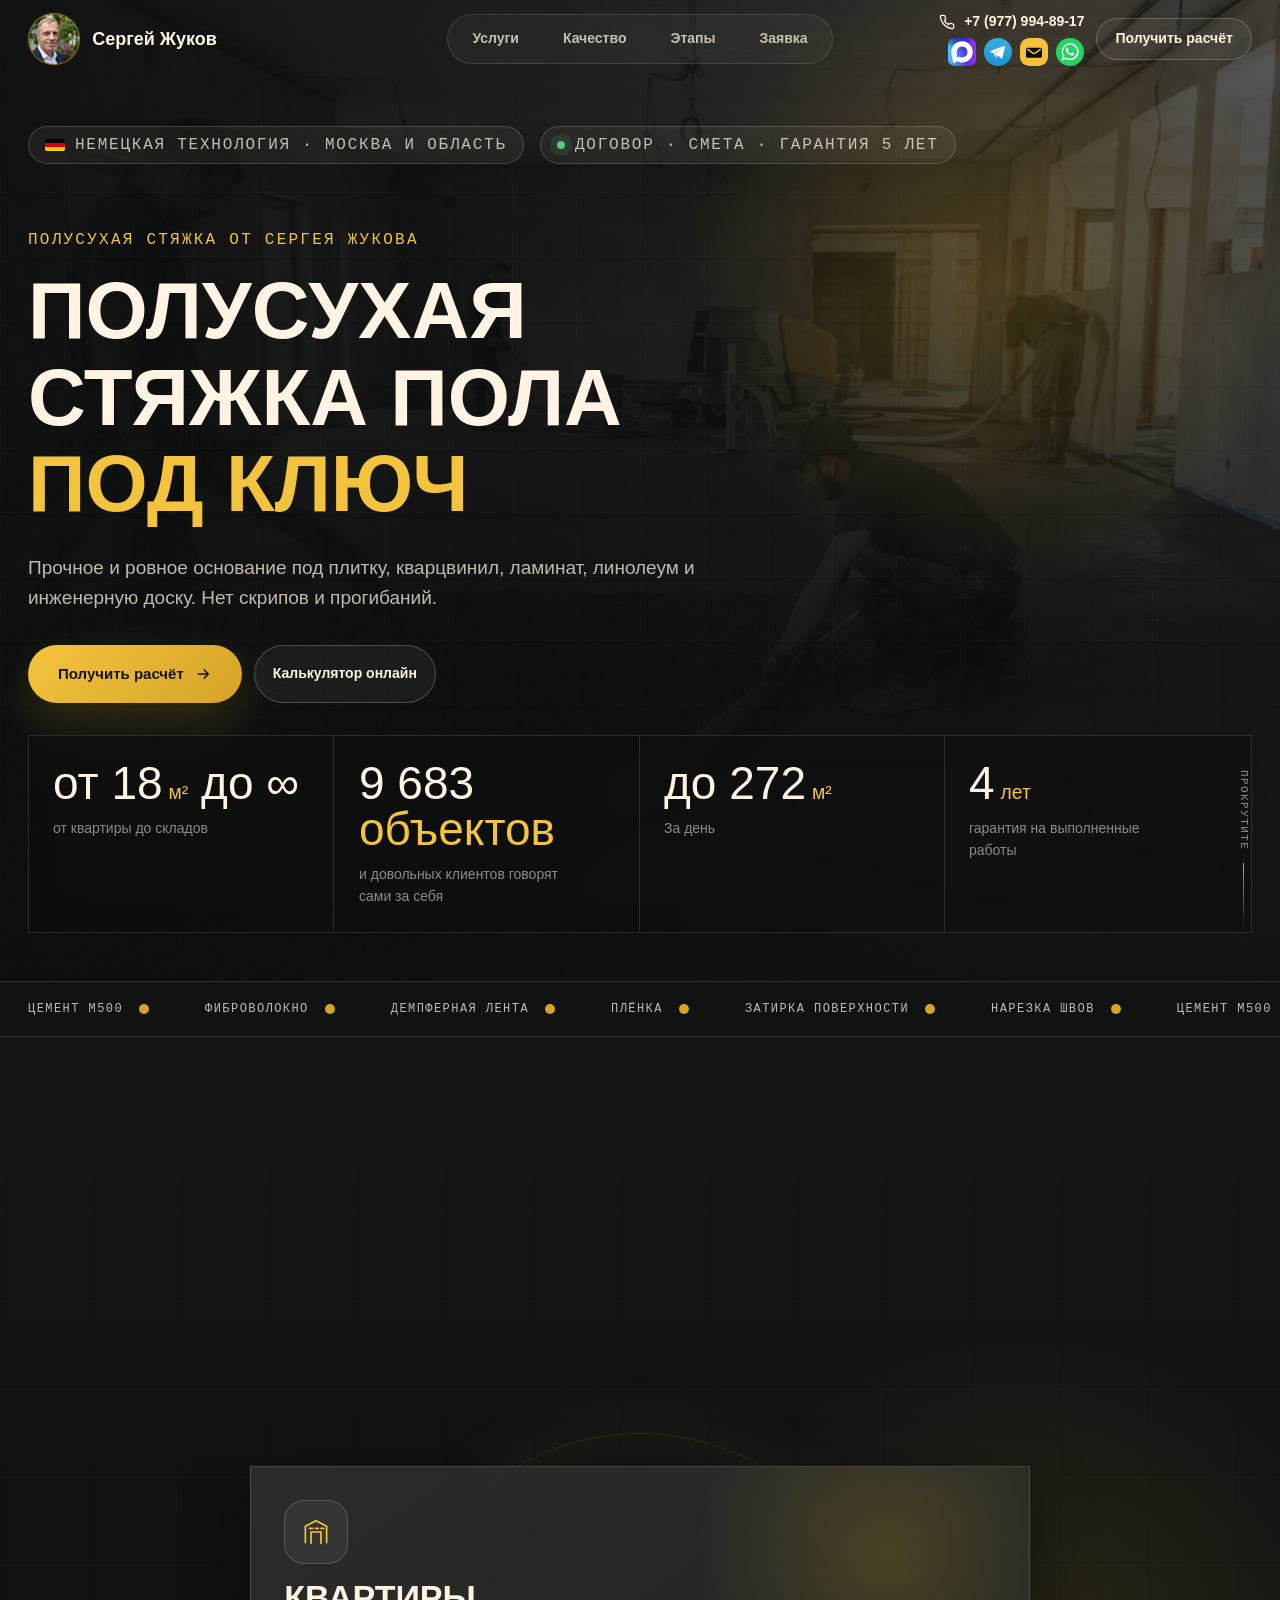
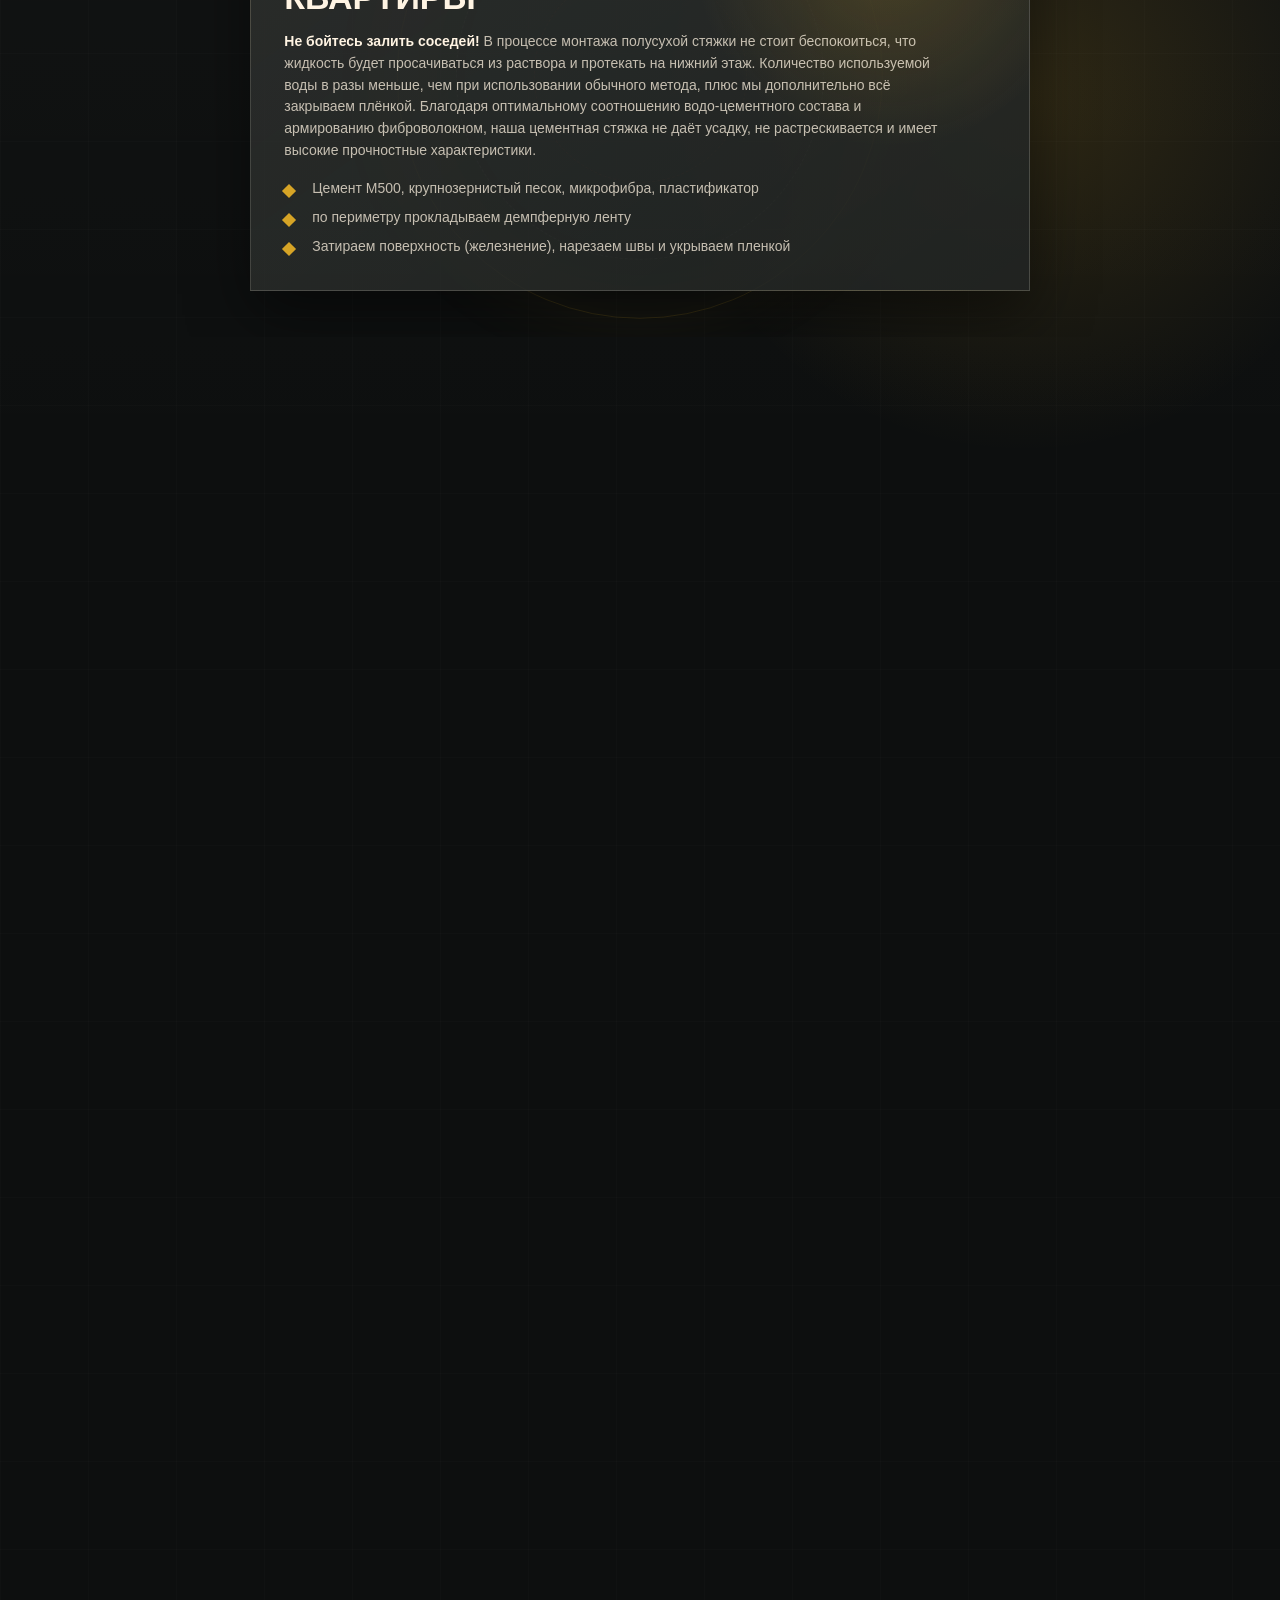
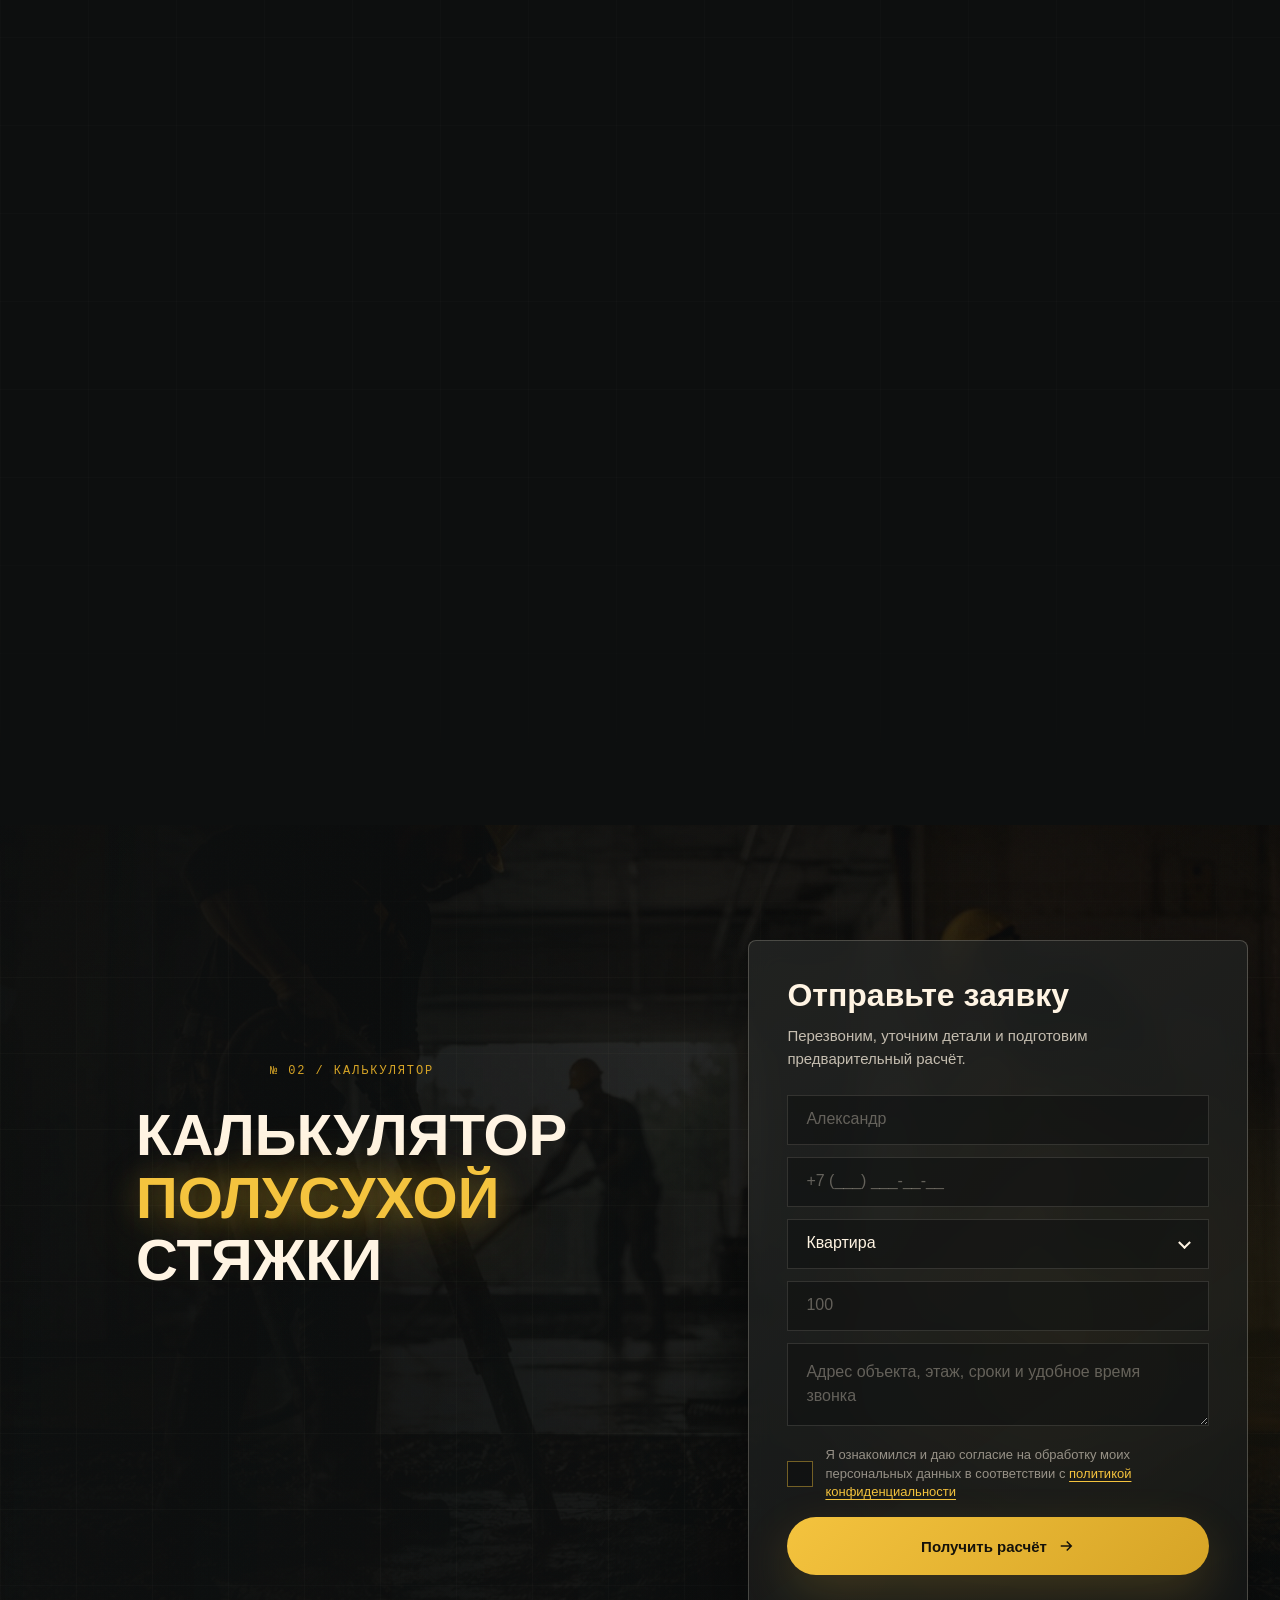
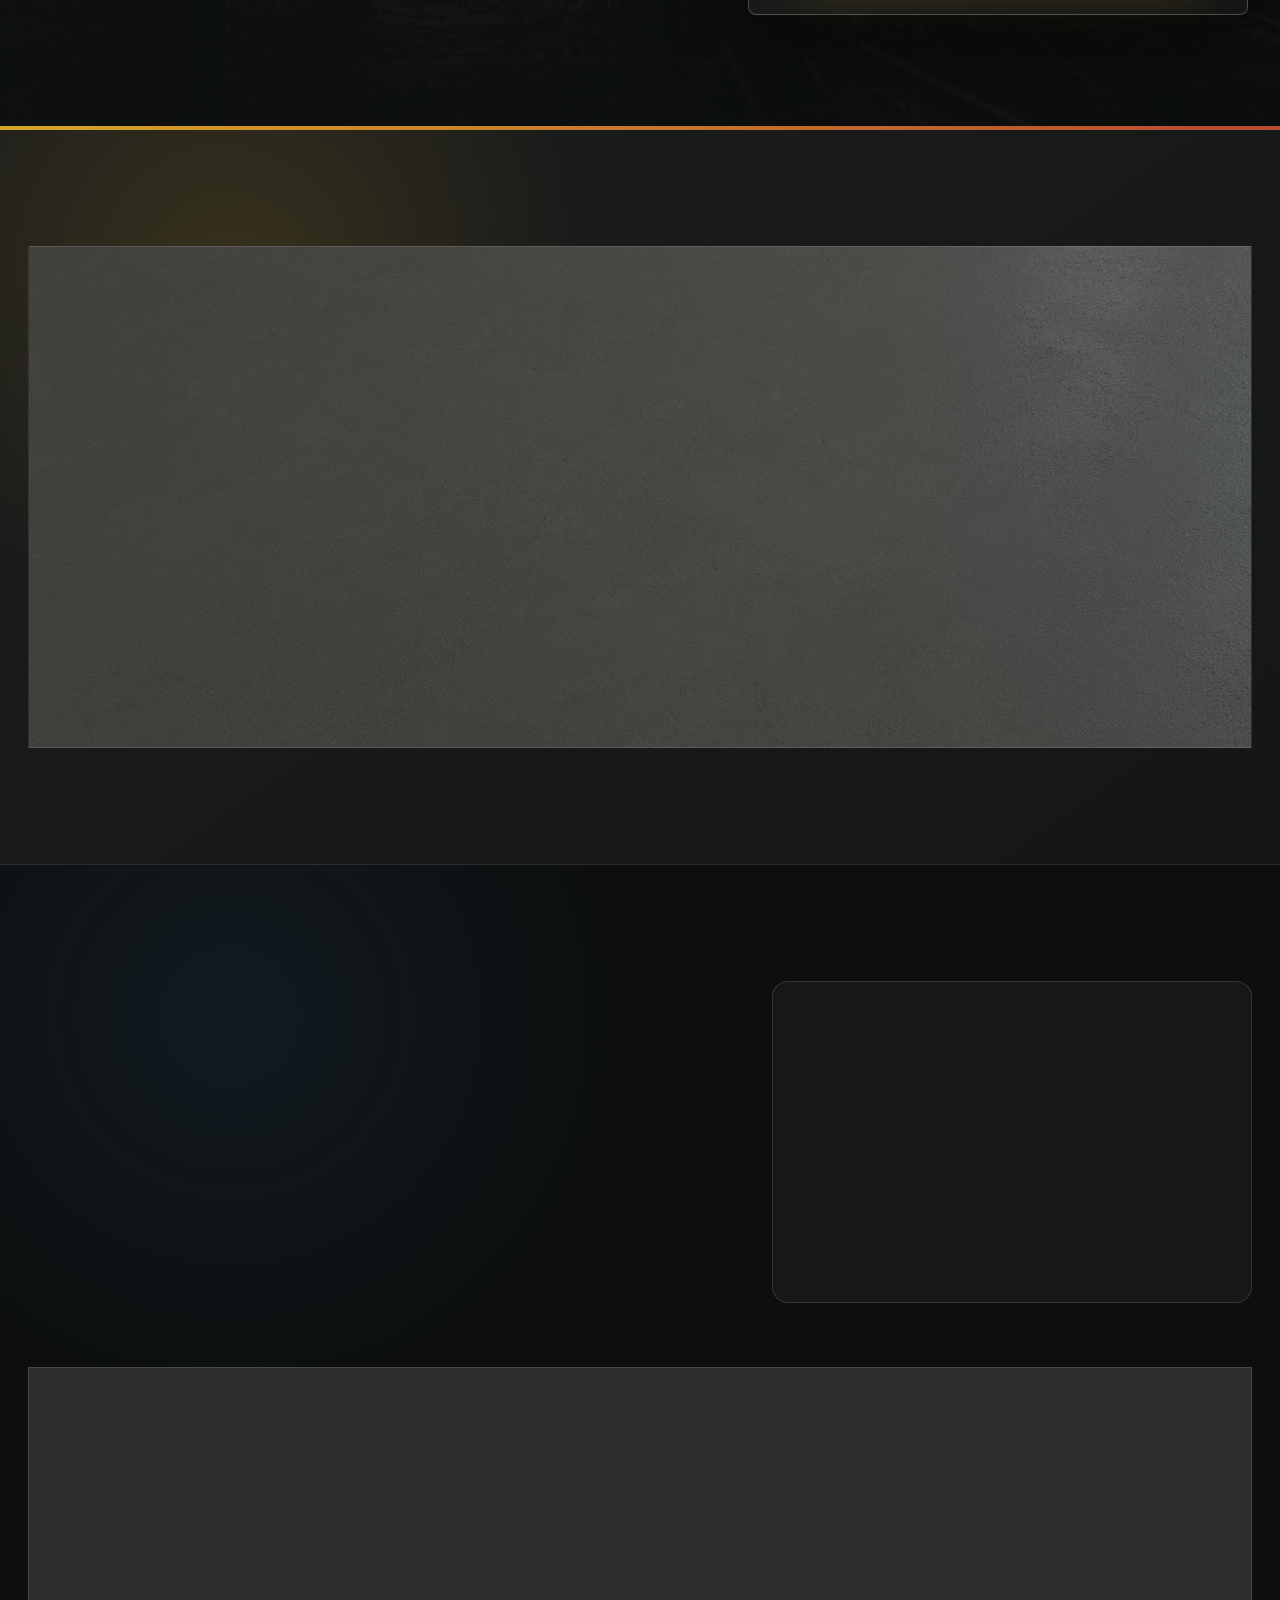
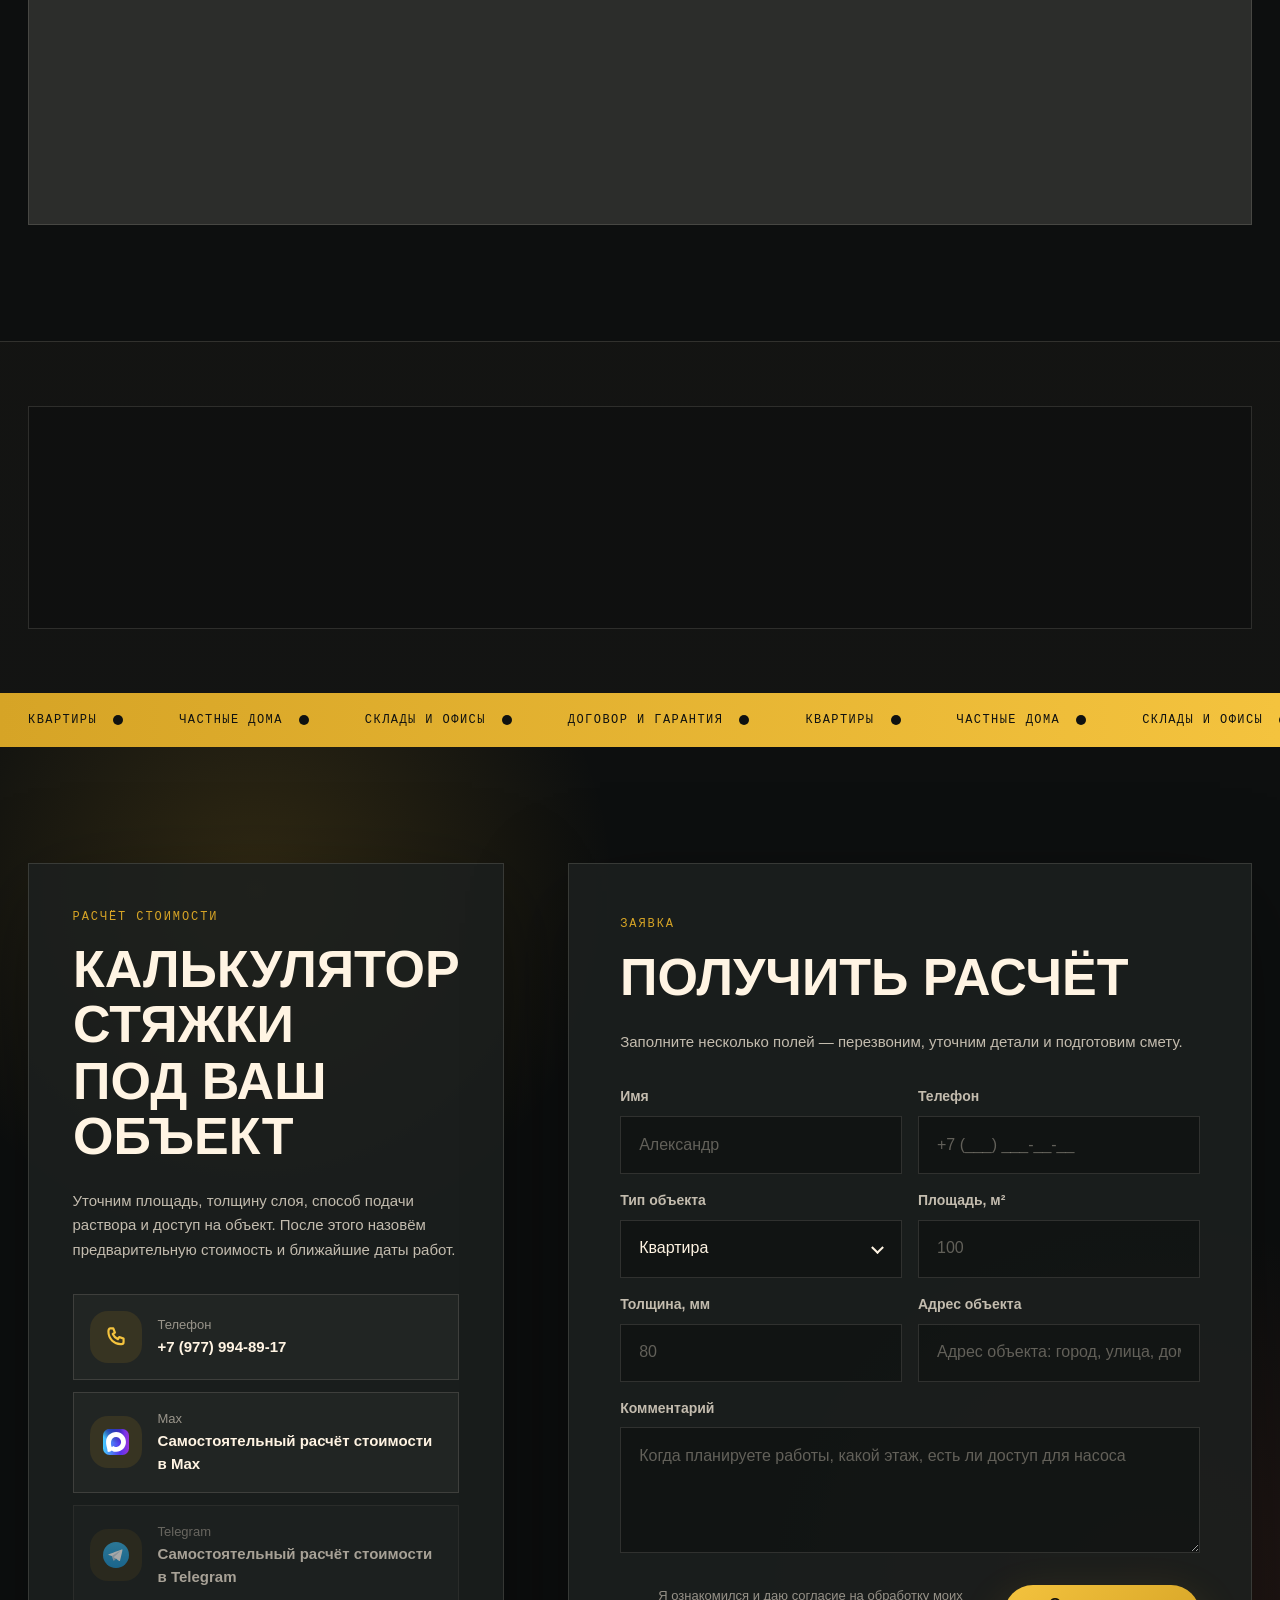
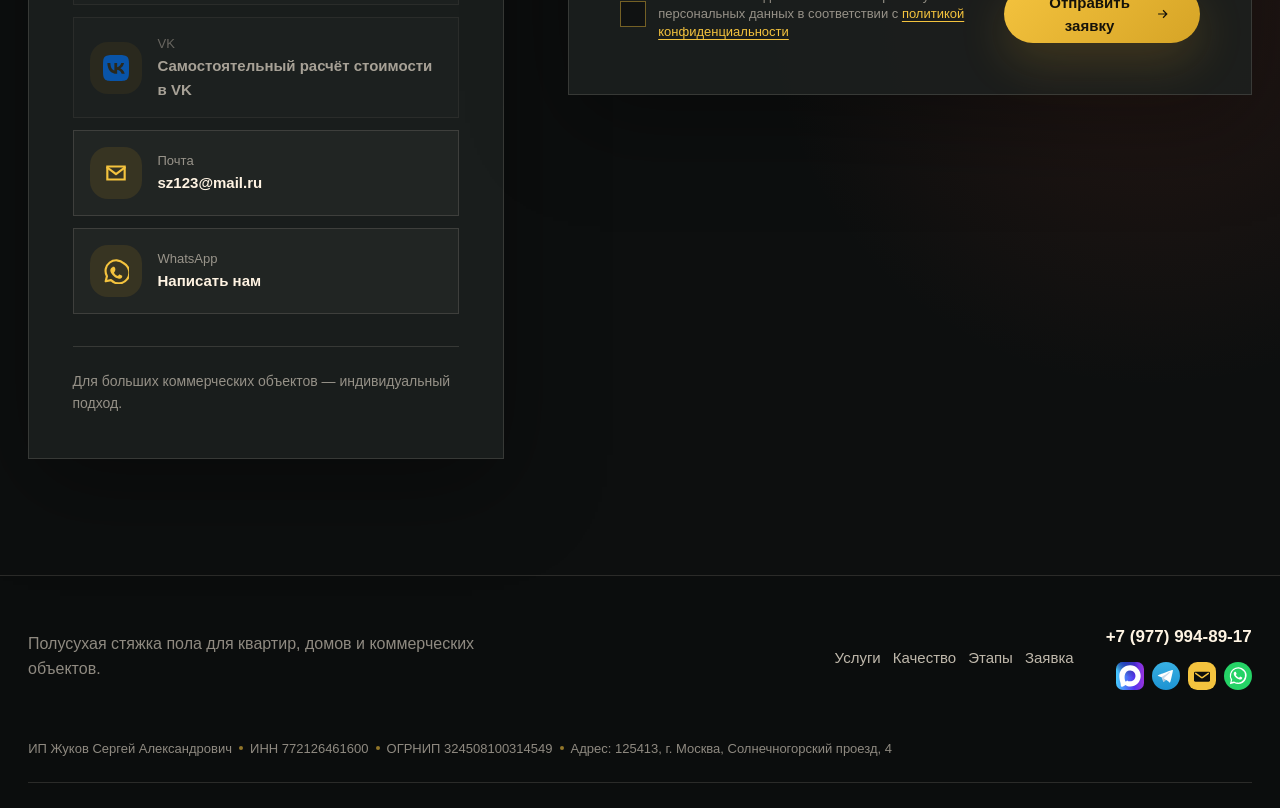
<file: index.html>
<!doctype html>
<html lang="ru">
<head>
  <meta charset="utf-8">
  <meta name="viewport" content="width=device-width, initial-scale=1">
  <title>Полусухая стяжка пола — Сергей Жуков</title>
  <meta name="description" content="Полусухая стяжка пола под ключ для квартир, частных домов и коммерческих помещений. Материалы, насос, затирка, договор и гарантия 5 лет.">
  <link rel="stylesheet" href="assets/css/styles.css">
</head>
<body class="page page--preloading">
  <div class="preloader" role="status" aria-label="Загрузка сайта">
    <div class="preloader__center">
      <div class="preloader__brand" aria-hidden="true">
        <span class="preloader__brand-line">Сергей</span>
        <span class="preloader__brand-line preloader__brand-line--accent">Жуков</span>
      </div>
      <div class="preloader__caption">Немецкие технологии</div>
    </div>
    <div class="preloader__bar">
      <div class="preloader__progress"></div>
      <span class="preloader__label">загрузка</span>
      <span class="preloader__value"><span class="preloader__pct">000</span> / 100</span>
    </div>
  </div>

  <header class="header" data-header>
    <a class="brand header__brand" href="#top" aria-label="Полусухая стяжка от Сергея Жукова">
      <span class="brand__mark" aria-hidden="true">
        <img class="brand__photo" src="assets/img/sergey-zhukov-avatar.jpg" alt="">
      </span>
      <span class="brand__text">Сергей Жуков</span>
    </a>

    <nav class="menu header__menu" aria-label="Основная навигация">
      <a class="menu__link" href="#services">Услуги</a>
      <a class="menu__link" href="#quality">Качество</a>
      <a class="menu__link" href="#process">Этапы</a>
      <a class="menu__link" href="#lead">Заявка</a>
    </nav>

    <div class="header__actions">
      <div class="header__contact">
        <a class="header__phone" href="tel:+79779948917">
          <svg class="header__phone-icon" viewBox="0 0 24 24" fill="none" stroke="currentColor" stroke-width="2" stroke-linecap="round" stroke-linejoin="round" aria-hidden="true"><path d="M22 16.92v3a2 2 0 0 1-2.18 2 19.79 19.79 0 0 1-8.63-3.07 19.5 19.5 0 0 1-6-6 19.79 19.79 0 0 1-3.07-8.67A2 2 0 0 1 4.11 2h3a2 2 0 0 1 2 1.72 12.84 12.84 0 0 0 .7 2.81 2 2 0 0 1-.45 2.11L8.09 9.91a16 16 0 0 0 6 6l1.27-1.27a2 2 0 0 1 2.11-.45 12.84 12.84 0 0 0 2.81.7A2 2 0 0 1 22 16.92z"/></svg>
          +7 (977) 994-89-17
        </a>
        <div class="contact-icons" aria-label="Мессенджеры и email">
          <a class="contact-icons__link" href="https://max.ru/id772126461600_1_bot" target="_blank" rel="noopener" aria-label="Калькулятор стяжки в Max">
            <svg viewBox="0 0 1000 1000" aria-hidden="true" xmlns="http://www.w3.org/2000/svg"><defs><linearGradient id="header-mg"><stop offset="0" stop-color="#4cf"/><stop offset=".662" stop-color="#53e"/><stop offset="1" stop-color="#93d"/></linearGradient><radialGradient id="header-md" cx="-87.392" cy="1166.116" r="500" fx="-87.392" fy="1166.116" gradientTransform="rotate(51.356 1551.478 559.3)scale(2.427 1)" gradientUnits="userSpaceOnUse"><stop offset="0" stop-color="#00f"/><stop offset="1" stop-opacity="0"/></radialGradient></defs><rect width="1000" height="1000" fill="url(#header-mg)" ry="249.68"/><rect width="1000" height="1000" fill="url(#header-md)" ry="249.68"/><path fill="#fff" fill-rule="evenodd" d="M508.21 878.33c-75 0-109.86-10.95-170.45-54.75-38.33 49.28-159.69 87.78-164.98 21.9 0-49.46-10.95-91.25-23.36-136.87-14.78-56.21-31.57-118.81-31.57-209.51 0-216.63 177.75-379.6 388.36-379.6 210.78 0 375.94 171 375.94 381.6.71 207.35-166.59 376.12-373.94 377.22m3.1-571.58c-102.56-5.3-182.5 65.7-200.2 177.02-14.6 92.16 11.32 204.4 33.4 210.24 10.58 2.56 37.23-18.98 53.84-35.59 30.88 21.4 62.97 35.37 92.71 33.03 106.27 5.12 197.08-75.79 204.21-181.95 4.16-106.38-77.67-196.49-183.96-202.57z"/></svg>
          </a>
          <a class="contact-icons__link" href="#" aria-label="Telegram">
            <svg viewBox="0 0 240 240" aria-hidden="true" xmlns="http://www.w3.org/2000/svg"><linearGradient id="header-tga" x1="120" y1="240" x2="120" gradientUnits="userSpaceOnUse"><stop offset="0" stop-color="#1d93d2"/><stop offset="1" stop-color="#38b0e3"/></linearGradient><circle cx="120" cy="120" r="120" fill="url(#header-tga)"/><path d="M81.229 128.772l14.237 39.406s1.78 3.687 3.686 3.687 30.255-29.492 30.255-29.492l31.525-60.89L81.737 118.6Z" fill="#c8daea"/><path d="M100.106 138.878l-2.733 29.046s-1.144 8.9 7.754 0 17.415-15.763 17.415-15.763" fill="#a9c6d8"/><path d="M81.486 130.178 52.2 120.636s-3.5-1.42-2.373-4.64c.232-.664.7-1.229 2.1-2.2 6.489-4.523 120.106-45.36 120.106-45.36s3.208-1.081 5.1-.362a2.766 2.766 0 0 1 1.885 2.055 9.357 9.357 0 0 1 .254 2.585c-.009.752-.1 1.449-.169 2.542-.692 11.165-21.4 94.493-21.4 94.493s-1.239 4.876-5.678 5.043A8.13 8.13 0 0 1 146.1 172.5c-8.711-7.493-38.819-27.727-45.472-32.177a1.27 1.27 0 0 1-.546-.9c-.093-.469.417-1.05.417-1.05s52.426-46.6 53.821-51.492c.108-.379-.3-.566-.848-.4-3.482 1.281-63.844 39.4-70.506 43.607A3.21 3.21 0 0 1 81.486 130.178Z" fill="#fff"/></svg>
          </a>
          <a class="contact-icons__link" href="mailto:sz123@mail.ru" aria-label="Написать на email">
            <svg viewBox="0 0 42 42" aria-hidden="true" xmlns="http://www.w3.org/2000/svg"><rect width="42" height="42" rx="14" fill="#f4c33e"/><path d="M11 14.5h20a2 2 0 0 1 2 2v11a2 2 0 0 1-2 2H11a2 2 0 0 1-2-2v-11a2 2 0 0 1 2-2Z" fill="#0b0d0d"/><path d="m11.5 17 8.45 6.12a1.8 1.8 0 0 0 2.1 0L30.5 17" fill="none" stroke="#f4c33e" stroke-width="2.1" stroke-linecap="round" stroke-linejoin="round"/></svg>
          </a>
          <a class="contact-icons__link" href="https://wa.me/79779948917" target="_blank" rel="noopener" aria-label="Написать в WhatsApp">
            <svg viewBox="0 0 32 32" aria-hidden="true" xmlns="http://www.w3.org/2000/svg"><circle cx="16" cy="16" r="16" fill="#25d366"/><path fill="#fff" d="M23.1 8.8A9.68 9.68 0 0 0 7.88 20.48L6.7 25.3l4.95-1.16A9.7 9.7 0 0 0 16 25.2h.01A9.68 9.68 0 0 0 23.1 8.8Zm-7.09 14.76h-.01a8.02 8.02 0 0 1-4.08-1.12l-.29-.17-2.94.69.7-2.86-.19-.3a8.03 8.03 0 1 1 6.81 3.78Zm4.4-6.01c-.24-.12-1.43-.71-1.65-.79-.22-.08-.38-.12-.54.12-.16.24-.62.79-.76.95-.14.16-.28.18-.52.06-.24-.12-1.02-.38-1.94-1.2-.72-.64-1.2-1.43-1.34-1.67-.14-.24-.02-.37.1-.49.11-.11.24-.28.36-.42.12-.14.16-.24.24-.4.08-.16.04-.3-.02-.42-.06-.12-.54-1.3-.74-1.78-.2-.47-.39-.41-.54-.42h-.46c-.16 0-.42.06-.64.3-.22.24-.84.82-.84 2s.86 2.32.98 2.48c.12.16 1.69 2.58 4.1 3.62.57.25 1.02.4 1.37.51.58.18 1.1.16 1.51.1.46-.07 1.43-.58 1.63-1.14.2-.56.2-1.04.14-1.14-.06-.1-.22-.16-.46-.28Z"/></svg>
          </a>
        </div>
      </div>
      <a class="button button--outline button--small header__button" href="#lead">Получить расчёт</a>
      <button class="burger header__burger" type="button" aria-label="Открыть меню" aria-controls="mobile-menu" aria-expanded="false" data-menu-button>
        <span class="burger__line"></span>
        <span class="burger__line"></span>
      </button>
    </div>

  </header>

  <div class="mobile-menu" id="mobile-menu" role="dialog" aria-modal="true" aria-label="Мобильное меню" aria-hidden="true" data-mobile-menu>
    <div class="mobile-menu__body">
      <nav class="mobile-menu__nav" aria-label="Мобильная навигация">
        <a class="mobile-menu__link" href="#services">Услуги</a>
        <a class="mobile-menu__link" href="#quality">Качество</a>
        <a class="mobile-menu__link" href="#process">Этапы работ</a>
        <a class="mobile-menu__link" href="#lead">Оставить заявку</a>
      </nav>
      <div class="mobile-menu__contacts">
        <a class="mobile-menu__phone" href="tel:+79779948917">+7 (977) 994-89-17</a>
        <div class="contact-icons mobile-menu__icons" aria-label="Мессенджеры и email">
          <a class="contact-icons__link" href="https://max.ru/id772126461600_1_bot" target="_blank" rel="noopener" aria-label="Калькулятор стяжки в Max">
            <svg viewBox="0 0 1000 1000" aria-hidden="true" xmlns="http://www.w3.org/2000/svg"><defs><linearGradient id="mobile-menu-mg"><stop offset="0" stop-color="#4cf"/><stop offset=".662" stop-color="#53e"/><stop offset="1" stop-color="#93d"/></linearGradient><radialGradient id="mobile-menu-md" cx="-87.392" cy="1166.116" r="500" fx="-87.392" fy="1166.116" gradientTransform="rotate(51.356 1551.478 559.3)scale(2.427 1)" gradientUnits="userSpaceOnUse"><stop offset="0" stop-color="#00f"/><stop offset="1" stop-opacity="0"/></radialGradient></defs><rect width="1000" height="1000" fill="url(#mobile-menu-mg)" ry="249.68"/><rect width="1000" height="1000" fill="url(#mobile-menu-md)" ry="249.68"/><path fill="#fff" fill-rule="evenodd" d="M508.21 878.33c-75 0-109.86-10.95-170.45-54.75-38.33 49.28-159.69 87.78-164.98 21.9 0-49.46-10.95-91.25-23.36-136.87-14.78-56.21-31.57-118.81-31.57-209.51 0-216.63 177.75-379.6 388.36-379.6 210.78 0 375.94 171 375.94 381.6.71 207.35-166.59 376.12-373.94 377.22m3.1-571.58c-102.56-5.3-182.5 65.7-200.2 177.02-14.6 92.16 11.32 204.4 33.4 210.24 10.58 2.56 37.23-18.98 53.84-35.59 30.88 21.4 62.97 35.37 92.71 33.03 106.27 5.12 197.08-75.79 204.21-181.95 4.16-106.38-77.67-196.49-183.96-202.57z"/></svg>
          </a>
          <a class="contact-icons__link" href="#" aria-label="Telegram">
            <svg viewBox="0 0 240 240" aria-hidden="true" xmlns="http://www.w3.org/2000/svg"><linearGradient id="mobile-menu-tga" x1="120" y1="240" x2="120" gradientUnits="userSpaceOnUse"><stop offset="0" stop-color="#1d93d2"/><stop offset="1" stop-color="#38b0e3"/></linearGradient><circle cx="120" cy="120" r="120" fill="url(#mobile-menu-tga)"/><path d="M81.229 128.772l14.237 39.406s1.78 3.687 3.686 3.687 30.255-29.492 30.255-29.492l31.525-60.89L81.737 118.6Z" fill="#c8daea"/><path d="M100.106 138.878l-2.733 29.046s-1.144 8.9 7.754 0 17.415-15.763 17.415-15.763" fill="#a9c6d8"/><path d="M81.486 130.178 52.2 120.636s-3.5-1.42-2.373-4.64c.232-.664.7-1.229 2.1-2.2 6.489-4.523 120.106-45.36 120.106-45.36s3.208-1.081 5.1-.362a2.766 2.766 0 0 1 1.885 2.055 9.357 9.357 0 0 1 .254 2.585c-.009.752-.1 1.449-.169 2.542-.692 11.165-21.4 94.493-21.4 94.493s-1.239 4.876-5.678 5.043A8.13 8.13 0 0 1 146.1 172.5c-8.711-7.493-38.819-27.727-45.472-32.177a1.27 1.27 0 0 1-.546-.9c-.093-.469.417-1.05.417-1.05s52.426-46.6 53.821-51.492c.108-.379-.3-.566-.848-.4-3.482 1.281-63.844 39.4-70.506 43.607A3.21 3.21 0 0 1 81.486 130.178Z" fill="#fff"/></svg>
          </a>
          <a class="contact-icons__link" href="mailto:sz123@mail.ru" aria-label="Написать на email">
            <svg viewBox="0 0 42 42" aria-hidden="true" xmlns="http://www.w3.org/2000/svg"><rect width="42" height="42" rx="14" fill="#f4c33e"/><path d="M11 14.5h20a2 2 0 0 1 2 2v11a2 2 0 0 1-2 2H11a2 2 0 0 1-2-2v-11a2 2 0 0 1 2-2Z" fill="#0b0d0d"/><path d="m11.5 17 8.45 6.12a1.8 1.8 0 0 0 2.1 0L30.5 17" fill="none" stroke="#f4c33e" stroke-width="2.1" stroke-linecap="round" stroke-linejoin="round"/></svg>
          </a>
          <a class="contact-icons__link" href="https://wa.me/79779948917" target="_blank" rel="noopener" aria-label="Написать в WhatsApp">
            <svg viewBox="0 0 32 32" aria-hidden="true" xmlns="http://www.w3.org/2000/svg"><circle cx="16" cy="16" r="16" fill="#25d366"/><path fill="#fff" d="M23.1 8.8A9.68 9.68 0 0 0 7.88 20.48L6.7 25.3l4.95-1.16A9.7 9.7 0 0 0 16 25.2h.01A9.68 9.68 0 0 0 23.1 8.8Zm-7.09 14.76h-.01a8.02 8.02 0 0 1-4.08-1.12l-.29-.17-2.94.69.7-2.86-.19-.3a8.03 8.03 0 1 1 6.81 3.78Zm4.4-6.01c-.24-.12-1.43-.71-1.65-.79-.22-.08-.38-.12-.54.12-.16.24-.62.79-.76.95-.14.16-.28.18-.52.06-.24-.12-1.02-.38-1.94-1.2-.72-.64-1.2-1.43-1.34-1.67-.14-.24-.02-.37.1-.49.11-.11.24-.28.36-.42.12-.14.16-.24.24-.4.08-.16.04-.3-.02-.42-.06-.12-.54-1.3-.74-1.78-.2-.47-.39-.41-.54-.42h-.46c-.16 0-.42.06-.64.3-.22.24-.84.82-.84 2s.86 2.32.98 2.48c.12.16 1.69 2.58 4.1 3.62.57.25 1.02.4 1.37.51.58.18 1.1.16 1.51.1.46-.07 1.43-.58 1.63-1.14.2-.56.2-1.04.14-1.14-.06-.1-.22-.16-.46-.28Z"/></svg>
          </a>
        </div>
        <a class="button button--large mobile-menu__button" href="#lead">Рассчитать стоимость</a>
      </div>
    </div>
  </div>

  <main>
    <section class="hero" id="top">
      <div class="hero__media" data-parallax="0.18">
        <div class="hero__image" role="img" aria-label="Мастер выполняет полусухую стяжку пола"></div>
      </div>
      <div class="hero__overlay" aria-hidden="true"></div>
      <div class="hero__grid" aria-hidden="true"></div>
      <div class="hero__grain" aria-hidden="true"></div>

      <div class="container hero__content">
        <div class="hero__topline">
          <div class="hero__eyebrow reveal" data-motion="soft" data-delay="1">
<svg class="hero__eyebrow-flag" viewBox="0 0 20 12" aria-hidden="true"><rect width="20" height="4" fill="#000"/><rect y="4" width="20" height="4" fill="#DD0000"/><rect y="8" width="20" height="4" fill="#FFCE00"/></svg>
            Немецкая технология · Москва и область
          </div>
          <div class="hero__status reveal" data-motion="soft" data-delay="2">
            <span class="hero__status-dot" aria-hidden="true"></span>
            договор · смета · гарантия 5 лет
          </div>
        </div>

        <div class="hero__main">
          <p class="hero__kicker reveal" data-motion="wipe" data-delay="1">Полусухая стяжка от Сергея Жукова</p>
          <h1 class="hero__title word-reveal">
            <span class="word-reveal__line"><span class="word-reveal__word">Полусухая</span></span>
            <span class="word-reveal__line"><span class="word-reveal__word">стяжка пола</span></span>
            <span class="word-reveal__line"><span class="word-reveal__word word-reveal__word--accent">под ключ</span></span>
          </h1>
          <p class="hero__text reveal" data-motion="soft" data-delay="4">Прочное и ровное основание под плитку, кварцвинил, ламинат, линолеум и инженерную доску. Нет скрипов и прогибаний.</p>
          <div class="hero__actions reveal" data-motion="soft" data-delay="5">
            <a class="button button--large" href="#quick-cta">
              Получить расчёт
              <svg class="button__icon" viewBox="0 0 24 24" fill="none" stroke="currentColor" stroke-width="2" aria-hidden="true"><path d="M5 12h14M13 6l6 6-6 6"></path></svg>
            </a>
            <a class="button button--outline button--small" href="https://max.ru/id772126461600_1_bot" target="_blank" rel="noopener">
              Калькулятор онлайн
            </a>
          </div>
        </div>

        <div class="hero__metrics" aria-label="Ключевые показатели">
          <article class="metric-card reveal" data-motion="scale" data-delay="1">
            <div class="metric-card__value">от <span data-counter="20">20</span><span class="metric-card__unit">м²</span> до ∞</div>
            <div class="metric-card__label">от квартиры до складов</div>
          </article>
          <article class="metric-card reveal" data-motion="scale" data-delay="2">
            <div class="metric-card__value"><span data-counter="10645">10645</span> <span class="metric-card__accent">объектов</span></div>
            <div class="metric-card__label">и довольных клиентов говорят сами за себя</div>
          </article>
          <article class="metric-card reveal" data-motion="scale" data-delay="3">
            <div class="metric-card__value">до <span data-counter="300">300</span><span class="metric-card__unit">м²</span></div>
            <div class="metric-card__label">За день</div>
          </article>
          <article class="metric-card reveal" data-motion="scale" data-delay="4">
            <div class="metric-card__value"><span data-counter="5">5</span><span class="metric-card__unit">лет</span></div>
            <div class="metric-card__label">гарантия на выполненные работы</div>
          </article>
        </div>
      </div>

      <div class="hero__scroll" aria-hidden="true">
        прокрутите
        <span class="hero__scroll-line"></span>
      </div>
    </section>

    <div class="ticker" aria-hidden="true">
      <div class="ticker__track">
        <span class="ticker__item">Цемент М500<span class="ticker__dot"></span></span>
        <span class="ticker__item">Фиброволокно<span class="ticker__dot"></span></span>
        <span class="ticker__item">Демпферная лента<span class="ticker__dot"></span></span>
        <span class="ticker__item">Плёнка<span class="ticker__dot"></span></span>
        <span class="ticker__item">Затирка поверхности<span class="ticker__dot"></span></span>
        <span class="ticker__item">Нарезка швов<span class="ticker__dot"></span></span>
      </div>
    </div>

    <section class="services" id="services" data-pin-services>
      <div class="services__sticky">
        <div class="container services__inner">
          <div class="services__copy">
            <div class="section__num reveal" data-motion="wipe">№ 01 / Преимущества</div>
            <h2 class="section__title word-reveal">
              <span class="word-reveal__line"><span class="word-reveal__word">Преимущества</span></span>
            </h2>
            <ul class="services__benefits reveal" data-motion="soft" data-delay="3">
              <li class="services__benefit">Ровная и прочная поверхность, не требующая дополнительного выравнивания</li>
              <li class="services__benefit">Через 12 часов можно ходить</li>
              <li class="services__benefit">Нет трещин</li>
              <li class="services__benefit">Не зальём этаж ниже</li>
            </ul>

            <div class="services-nav reveal" data-motion="soft" data-delay="4" aria-hidden="true">
              <div class="services-nav__track"><span class="services-nav__fill"></span></div>
              <button class="services-nav__item services-nav__item--active" type="button" data-service-nav="0">
                <span class="services-nav__num">01</span>
                Квартиры
              </button>
              <button class="services-nav__item" type="button" data-service-nav="1">
                <span class="services-nav__num">02</span>
                Частный дом
              </button>
              <button class="services-nav__item" type="button" data-service-nav="2">
                <span class="services-nav__num">03</span>
                Коммерция
              </button>
            </div>
          </div>

          <div class="services__visual">
            <div class="services__ring" aria-hidden="true"></div>
            <div class="services__stage">
              <article class="service-card service-card--active reveal" data-motion="scale" data-delay="1" data-service-card data-tilt>
                <div class="service-card__icon" aria-hidden="true">
                  <svg viewBox="0 0 48 48" fill="none"><path d="M9 40V16l15-8 15 8v24" stroke="currentColor" stroke-width="2.4"/><path d="M17 40V24h14v16M15 19h4M23 19h4M31 19h4" stroke="currentColor" stroke-width="2.4" stroke-linecap="round"/></svg>
                </div>
                <h3 class="service-card__title">Квартиры</h3>
                <p class="service-card__text"><strong>Не бойтесь залить соседей!</strong> В процессе монтажа полусухой стяжки не стоит беспокоиться, что жидкость будет просачиваться из раствора и протекать на нижний этаж. Количество используемой воды в разы меньше, чем при использовании обычного метода, плюс мы дополнительно всё закрываем плёнкой. Благодаря оптимальному соотношению водо-цементного состава и армированию фиброволокном, наша цементная стяжка не даёт усадку, не растрескивается и имеет высокие прочностные характеристики.</p>
                <ul class="service-card__list">
                  <li class="service-card__item">Цемент М500, крупнозернистый песок, микрофибра, пластификатор</li>
                  <li class="service-card__item">по периметру прокладываем демпферную ленту</li>
                  <li class="service-card__item">Затираем поверхность (железнение), нарезаем швы и укрываем пленкой</li>
                </ul>
              </article>

              <article class="service-card service-card--accent reveal" data-motion="scale" data-delay="2" data-service-card data-tilt>
                <div class="service-card__icon" aria-hidden="true">
                  <svg viewBox="0 0 48 48" fill="none"><path d="M7 38h34M11 38V19l13-9 13 9v19" stroke="currentColor" stroke-width="2.4" stroke-linecap="round"/><path d="M19 38V26h10v12M34 28h7l-2 10" stroke="currentColor" stroke-width="2.4" stroke-linecap="round" stroke-linejoin="round"/></svg>
                </div>
                <h3 class="service-card__title">Частный дом, коттедж, дачи, бани</h3>
                <p class="service-card__text">Для домов и больших помещений подаём раствор пневмонагнетателем. Это ускоряет работу и помогает держать стабильное качество смеси.</p>
                <ul class="service-card__list">
                  <li class="service-card__item">до 300 м² за смену</li>
                  <li class="service-card__item">цемент М500, крупнозернистый песок, микрофибра, пластификатор</li>
                </ul>
                <div class="service-card__bottom">Оптимально для площадей 60-800 м2</div>
              </article>

              <article class="service-card service-card--warning reveal" data-motion="scale" data-delay="3" data-service-card data-tilt>
                <div class="service-card__icon" aria-hidden="true">
                  <svg viewBox="0 0 48 48" fill="none"><path d="M8 40V12h32v28" stroke="currentColor" stroke-width="2.4"/><path d="M14 18h20M14 25h20M14 32h12M33 40V29h7" stroke="currentColor" stroke-width="2.4" stroke-linecap="round"/></svg>
                </div>
                <h3 class="service-card__title">Коммерческие площади</h3>
                <p class="service-card__text">Работаем со складами, офисами, магазинами и производственными помещениями. Как правило, смета состоит из двух частей: работа + материал.</p>
                <ul class="service-card__list">
                  <li class="service-card__item">Учитываем нагрузку на перекрытия</li>
                  <li class="service-card__item">Сдаем ровную и прочную поверхность технадзору под дальнейшие работы</li>
                  <li class="service-card__item">Планируем график, чтобы не тормозить ремонт</li>
                </ul>
                <div class="service-card__bottom">Для крупных объектов подготовим индивидуальную смету</div>
              </article>
            </div>
          </div>
        </div>
      </div>
    </section>

    <section class="quick-cta" id="quick-cta" data-cta-parallax>
      <div class="quick-cta__media" aria-hidden="true">
        <img class="quick-cta__image" src="assets/img/cta-bg.jpg" alt="">
      </div>
      <div class="quick-cta__shade" aria-hidden="true"></div>
      <div class="quick-cta__grid" aria-hidden="true"></div>
      <div class="quick-cta__grain" aria-hidden="true"></div>

      <div class="container quick-cta__inner">
        <div class="quick-cta__copy">
          <div class="quick-cta__label reveal" data-motion="wipe">№ 02 / Калькулятор</div>
          <h2 class="quick-cta__title word-reveal">
            <span class="word-reveal__line"><span class="word-reveal__word">Калькулятор</span></span>
            <span class="word-reveal__line quick-cta__accent-line"><span class="word-reveal__word word-reveal__word--accent quick-cta__accent-word">полусухой</span></span>
            <span class="word-reveal__line"><span class="word-reveal__word">стяжки</span></span>
          </h2>
          <p class="quick-cta__text reveal" data-motion="soft" data-delay="2">Отправьте заявку, и мы свяжемся с вами. Дополнительно, переходите в наши мессенджеры для онлайн-расчета с помощью калькулятора.</p>
          <div class="quick-cta__links reveal" data-motion="soft" data-delay="3" aria-label="Быстрые каналы связи">
            <a class="button button--outline button--small" href="https://max.ru/id772126461600_1_bot" target="_blank" rel="noopener">
              <svg class="button__icon button__icon--brand" viewBox="0 0 1000 1000" aria-hidden="true" xmlns="http://www.w3.org/2000/svg"><defs><linearGradient id="quick-mg"><stop offset="0" stop-color="#4cf"/><stop offset=".662" stop-color="#53e"/><stop offset="1" stop-color="#93d"/></linearGradient><radialGradient id="quick-md" cx="-87.392" cy="1166.116" r="500" fx="-87.392" fy="1166.116" gradientTransform="rotate(51.356 1551.478 559.3)scale(2.427 1)" gradientUnits="userSpaceOnUse"><stop offset="0" stop-color="#00f"/><stop offset="1" stop-opacity="0"/></radialGradient></defs><rect width="1000" height="1000" fill="url(#quick-mg)" ry="249.68"/><rect width="1000" height="1000" fill="url(#quick-md)" ry="249.68"/><path fill="#fff" fill-rule="evenodd" d="M508.21 878.33c-75 0-109.86-10.95-170.45-54.75-38.33 49.28-159.69 87.78-164.98 21.9 0-49.46-10.95-91.25-23.36-136.87-14.78-56.21-31.57-118.81-31.57-209.51 0-216.63 177.75-379.6 388.36-379.6 210.78 0 375.94 171 375.94 381.6.71 207.35-166.59 376.12-373.94 377.22m3.1-571.58c-102.56-5.3-182.5 65.7-200.2 177.02-14.6 92.16 11.32 204.4 33.4 210.24 10.58 2.56 37.23-18.98 53.84-35.59 30.88 21.4 62.97 35.37 92.71 33.03 106.27 5.12 197.08-75.79 204.21-181.95 4.16-106.38-77.67-196.49-183.96-202.57z"/></svg>
              Калькулятор онлайн
            </a>
            <a class="button button--outline button--small button--disabled" aria-disabled="true" tabindex="-1">
              <svg class="button__icon button__icon--brand" viewBox="0 0 240 240" aria-hidden="true" xmlns="http://www.w3.org/2000/svg"><linearGradient id="quick-tga" x1="120" y1="240" x2="120" gradientUnits="userSpaceOnUse"><stop offset="0" stop-color="#1d93d2"/><stop offset="1" stop-color="#38b0e3"/></linearGradient><circle cx="120" cy="120" r="120" fill="url(#quick-tga)"/><path d="M81.229 128.772l14.237 39.406s1.78 3.687 3.686 3.687 30.255-29.492 30.255-29.492l31.525-60.89L81.737 118.6Z" fill="#c8daea"/><path d="M100.106 138.878l-2.733 29.046s-1.144 8.9 7.754 0 17.415-15.763 17.415-15.763" fill="#a9c6d8"/><path d="M81.486 130.178 52.2 120.636s-3.5-1.42-2.373-4.64c.232-.664.7-1.229 2.1-2.2 6.489-4.523 120.106-45.36 120.106-45.36s3.208-1.081 5.1-.362a2.766 2.766 0 0 1 1.885 2.055 9.357 9.357 0 0 1 .254 2.585c-.009.752-.1 1.449-.169 2.542-.692 11.165-21.4 94.493-21.4 94.493s-1.239 4.876-5.678 5.043A8.13 8.13 0 0 1 146.1 172.5c-8.711-7.493-38.819-27.727-45.472-32.177a1.27 1.27 0 0 1-.546-.9c-.093-.469.417-1.05.417-1.05s52.426-46.6 53.821-51.492c.108-.379-.3-.566-.848-.4-3.482 1.281-63.844 39.4-70.506 43.607A3.21 3.21 0 0 1 81.486 130.178Z" fill="#fff"/></svg>
              Написать в Telegram
            </a>
            <a class="button button--outline button--small" href="https://wa.me/79779948917" target="_blank" rel="noopener">
              <svg class="button__icon button__icon--brand" viewBox="0 0 32 32" aria-hidden="true" xmlns="http://www.w3.org/2000/svg"><circle cx="16" cy="16" r="16" fill="#25d366"/><path fill="#fff" d="M23.1 8.8A9.68 9.68 0 0 0 7.88 20.48L6.7 25.3l4.95-1.16A9.7 9.7 0 0 0 16 25.2h.01A9.68 9.68 0 0 0 23.1 8.8Zm-7.09 14.76h-.01a8.02 8.02 0 0 1-4.08-1.12l-.29-.17-2.94.69.7-2.86-.19-.3a8.03 8.03 0 1 1 6.81 3.78Zm4.4-6.01c-.24-.12-1.43-.71-1.65-.79-.22-.08-.38-.12-.54.12-.16.24-.62.79-.76.95-.14.16-.28.18-.52.06-.24-.12-1.02-.38-1.94-1.2-.72-.64-1.2-1.43-1.34-1.67-.14-.24-.02-.37.1-.49.11-.11.24-.28.36-.42.12-.14.16-.24.24-.4.08-.16.04-.3-.02-.42-.06-.12-.54-1.3-.74-1.78-.2-.47-.39-.41-.54-.42h-.46c-.16 0-.42.06-.64.3-.22.24-.84.82-.84 2s.86 2.32.98 2.48c.12.16 1.69 2.58 4.1 3.62.57.25 1.02.4 1.37.51.58.18 1.1.16 1.51.1.46-.07 1.43-.58 1.63-1.14.2-.56.2-1.04.14-1.14-.06-.1-.22-.16-.46-.28Z"/></svg>
              Написать в WhatsApp
            </a>
            <a class="button button--outline button--small button--disabled" aria-disabled="true" tabindex="-1">
              <svg class="button__icon" viewBox="0 0 24 24" fill="currentColor" aria-hidden="true"><path d="m9.489.004.729-.003h3.564l.73.003.914.01.433.007.418.011.403.014.388.016.374.021.36.025.345.03.333.033c1.74.196 2.933.616 3.833 1.516.9.9 1.32 2.092 1.516 3.833l.034.333.029.346.025.36.02.373.025.588.012.41.013.644.009.915.004.98-.001 3.313-.003.73-.01.914-.007.433-.011.418-.014.403-.016.388-.021.374-.025.36-.03.345-.033.333c-.196 1.74-.616 2.933-1.516 3.833-.9.9-2.092 1.32-3.833 1.516l-.333.034-.346.029-.36.025-.373.02-.588.025-.41.012-.644.013-.915.009-.98.004-3.313-.001-.73-.003-.914-.01-.433-.007-.418-.011-.403-.014-.388-.016-.374-.021-.36-.025-.345-.03-.333-.033c-1.74-.196-2.933-.616-3.833-1.516-.9-.9-1.32-2.092-1.516-3.833l-.034-.333-.029-.346-.025-.36-.02-.373-.025-.588-.012-.41-.013-.644-.009-.915-.004-.98.001-3.313.003-.73.01-.914.007-.433.011-.418.014-.403.016-.388.021-.374.025-.36.03-.345.033-.333c.196-1.74.616-2.933 1.516-3.833.9-.9 2.092-1.32 3.833-1.516l.333-.034.346-.029.36-.025.373-.02.588-.025.41-.012.644-.013.915-.009ZM6.79 7.3H4.05c.13 6.24 3.25 9.99 8.72 9.99h.31v-3.57c2.01.2 3.53 1.67 4.14 3.57h2.84c-.78-2.84-2.83-4.41-4.11-5.01 1.28-.74 3.08-2.54 3.51-4.98h-2.58c-.56 1.98-2.22 3.78-3.8 3.95V7.3H10.5v6.92c-1.6-.4-3.62-2.34-3.71-6.92Z"/></svg>
              Написать в VK
            </a>
          </div>
        </div>

        <div class="quick-cta__form-card reveal" data-motion="rise-right" data-delay="2">
          <h3 class="quick-cta__form-title">Отправьте заявку</h3>
          <p class="quick-cta__form-text">Перезвоним, уточним детали и подготовим предварительный расчёт.</p>

          <form class="quick-form" id="quick-lead-form" data-lead-form data-thanks-url="thanks-short.html" novalidate>
            <label class="field">
              <span class="field__label">Имя</span>
              <input class="field__control" name="name" type="text" placeholder="Александр" required>
            </label>
            <label class="field">
              <span class="field__label">Телефон</span>
              <input class="field__control" name="phone" type="tel" placeholder="+7 (___) ___-__-__" required>
            </label>
            <label class="field">
              <span class="field__label">Тип объекта</span>
              <span class="field__select">
                <select class="field__control field__control--select" name="objectType" required>
                  <option>Квартира</option>
                  <option>Частный дом</option>
                  <option>Коммерческое помещение</option>
                </select>
              </span>
            </label>
            <label class="field">
              <span class="field__label">Площадь, м²</span>
              <input class="field__control" name="area" type="number" placeholder="100" required>
            </label>
            <label class="field">
              <span class="field__label">Комментарий</span>
              <textarea class="field__control field__control--textarea quick-form__comment" name="comment" placeholder="Адрес объекта, этаж, сроки и удобное время звонка" required></textarea>
            </label>

            <div class="quick-form__footer">
              <label class="contact-form__consent">
                <input class="contact-form__consent-input" name="privacyConsent" type="checkbox" required>
                <span class="contact-form__consent-box" aria-hidden="true">
                  <svg viewBox="0 0 16 16" fill="none"><path d="M3.5 8.3l2.8 2.8 6.2-6.6" stroke="currentColor" stroke-width="2" stroke-linecap="round" stroke-linejoin="round"/></svg>
                </span>
                <span class="contact-form__consent-text">Я ознакомился и даю согласие на обработку моих персональных данных в соответствии с <a class="contact-form__consent-link" href="privacy.html">политикой конфиденциальности</a></span>
              </label>
              <button class="button button--large quick-form__button" type="submit">
                Получить расчёт
                <svg class="button__icon" viewBox="0 0 24 24" fill="none" stroke="currentColor" stroke-width="2" aria-hidden="true"><path d="M5 12h14M13 6l6 6-6 6"></path></svg>
              </button>
            </div>
          </form>

          <div class="contact-form__success quick-form__success" role="status" aria-live="polite">
            <span class="contact-form__success-icon" aria-hidden="true">✓</span>
            Заявка принята. Мы свяжемся с вами для уточнения деталей объекта.
          </div>
        </div>
      </div>
    </section>

    <section class="section quality" id="quality">
      <div class="container quality__inner">
        <div class="quality__visual">
          <img class="quality__art" src="assets/img/construction-ghost.svg" alt="" aria-hidden="true" data-float-art>
          <div class="quality__cards">
          <article class="quality-card reveal" data-motion="scale" data-delay="1">
            <span class="quality-card__icon" aria-hidden="true">
              <svg viewBox="0 0 24 24" fill="none"><path d="M5 21v-16a2 2 0 0 1 2 -2h10a2 2 0 0 1 2 2v16l-3 -2l-2 2l-2 -2l-2 2l-2 -2l-3 2" stroke="currentColor" stroke-width="1.8" stroke-linecap="round" stroke-linejoin="round"/><path d="M9 7h6M9 11h6M9 15h4" stroke="currentColor" stroke-width="1.8" stroke-linecap="round"/></svg>
            </span>
            <h3 class="quality-card__title">Фиксированная сумма</h3>
            <p class="quality-card__text">Фиксированная сумма до начала работ, заключаем договор.</p>
          </article>
          <article class="quality-card reveal" data-motion="scale" data-delay="2">
            <span class="quality-card__icon" aria-hidden="true">
              <svg viewBox="0 0 24 24" fill="none"><path d="M19.875 12c.621 0 1.125 .512 1.125 1.143v5.714c0 .631 -.504 1.143 -1.125 1.143h-15.875a1 1 0 0 1 -1 -1v-5.857c0 -.631 .504 -1.143 1.125 -1.143h15.75z" stroke="currentColor" stroke-width="1.8" stroke-linecap="round" stroke-linejoin="round"/><path d="M9 12v2M6 12v3M12 12v3M18 12v3M15 12v2M3 3v4M3 5h18M21 3v4" stroke="currentColor" stroke-width="1.8" stroke-linecap="round"/></svg>
            </span>
            <h3 class="quality-card__title">Точно в срок</h3>
            <p class="quality-card__text">Работы точно в срок в оговоренную дату и время.</p>
          </article>
          <article class="quality-card reveal" data-motion="scale" data-delay="3">
            <span class="quality-card__icon" aria-hidden="true">
              <svg viewBox="0 0 24 24" fill="none"><path d="M16 18a2 2 0 0 1 2 2a2 2 0 0 1 2 -2a2 2 0 0 1 -2 -2a2 2 0 0 1 -2 2zM16 6a2 2 0 0 1 2 2a2 2 0 0 1 2 -2a2 2 0 0 1 -2 -2a2 2 0 0 1 -2 2zM6 12a3 3 0 0 1 3 3a3 3 0 0 1 3 -3a3 3 0 0 1 -3 -3a3 3 0 0 1 -3 3z" stroke="currentColor" stroke-width="1.8" stroke-linecap="round" stroke-linejoin="round"/></svg>
            </span>
            <h3 class="quality-card__title">Плёнка и уборка</h3>
            <p class="quality-card__text">По окончанию укрываем пленкой, убираем мусор.</p>
          </article>
          <article class="quality-card reveal" data-motion="scale" data-delay="4">
            <span class="quality-card__icon" aria-hidden="true">
              <svg viewBox="0 0 24 24" fill="none"><path d="M11.46 20.846a12 12 0 0 1 -7.96 -14.846a12 12 0 0 0 8.5 -3a12 12 0 0 0 8.5 3a12 12 0 0 1 -.09 7.06" stroke="currentColor" stroke-width="1.8" stroke-linecap="round" stroke-linejoin="round"/><path d="M15 19l2 2l4 -4" stroke="currentColor" stroke-width="1.8" stroke-linecap="round" stroke-linejoin="round"/></svg>
            </span>
            <h3 class="quality-card__title">Акт и гарантия</h3>
            <p class="quality-card__text">Сдаем работы, подписываем акт и оставляем гарантию 5 лет.</p>
          </article>
          </div>
        </div>
      </div>
    </section>

    <section class="section process" id="process">
      <div class="container">
        <div class="section__head">
          <div class="section__copy">
            <div class="section__num reveal" data-motion="wipe">№ 04 / Этапы работ</div>
            <h2 class="section__title word-reveal">
              <span class="word-reveal__line"><span class="word-reveal__word">От заявки</span></span>
              <span class="word-reveal__line"><span class="word-reveal__word">до готового основания</span></span>
            </h2>
            <p class="section__lead reveal" data-motion="soft" data-delay="3">Вам не нужно разбираться в технологии. Достаточно передать параметры объекта и адрес — дальше подготовим расчёт, согласуем условия и выполним стяжку.</p>
          </div>
          <figure class="section__media">
            <img class="section__image" src="assets/img/process-agreement.png" width="1536" height="1024" loading="lazy" decoding="async" alt="Рабочий с блокнотом пожимает руку клиенту на объекте">
          </figure>
        </div>

        <div class="process-grid">
          <article class="process-card reveal" data-motion="scale">
            <div class="process-card__num">01</div>
            <div class="process-card__icon" aria-hidden="true">
              <svg viewBox="0 0 24 24" fill="none"><path d="M5 5h14v14H5zM8 9h8M8 13h5" stroke="currentColor" stroke-width="2" stroke-linecap="round"/></svg>
            </div>
            <h3 class="process-card__title">Заявка и вводные</h3>
            <p class="process-card__text">Вы сообщаете тип объекта, площадь, желаемую толщину стяжки и адрес объекта. Можно прислать фото или план помещения.</p>
          </article>
          <article class="process-card reveal" data-motion="scale">
            <div class="process-card__num">02</div>
            <div class="process-card__icon" aria-hidden="true">
              <svg viewBox="0 0 24 24" fill="none"><path d="M4 19h16M7 16l3-8 4 5 3-7" stroke="currentColor" stroke-width="2" stroke-linecap="round" stroke-linejoin="round"/></svg>
            </div>
            <h3 class="process-card__title">Расчёт и договор</h3>
            <p class="process-card__text">Выезжает замерщик, согласовывает высоту (толщину) стяжки, делает точный замер помещения, смотрит подъезд к объекту. После точного расчета заключаем договор и дату выхода бригады.</p>
          </article>
          <article class="process-card reveal" data-motion="scale">
            <div class="process-card__num">03</div>
            <div class="process-card__icon" aria-hidden="true">
              <svg viewBox="0 0 24 24" fill="none"><path d="M4 15h16M6 15V8h12v7M8 19h8" stroke="currentColor" stroke-width="2" stroke-linecap="round" stroke-linejoin="round"/></svg>
            </div>
            <h3 class="process-card__title">Начало работ</h3>
            <p class="process-card__text">Завозим материал и оборудование, укрываем плёнкой основание, прокладываем демпферную ленту по периметру и выставляем лазерный уровень под нужную высоту.</p>
          </article>
          <article class="process-card reveal" data-motion="scale">
            <div class="process-card__num">04</div>
            <div class="process-card__icon" aria-hidden="true">
              <svg viewBox="0 0 24 24" fill="none"><path d="M3 17c4-4 7-4 10 0s6 4 8 0M6 12h12M9 7h6" stroke="currentColor" stroke-width="2" stroke-linecap="round"/></svg>
            </div>
            <h3 class="process-card__title">Стяжка и приёмка</h3>
            <p class="process-card__text">Готовим раствор с добавлением микрофибры и пластификатора, протягиваем поверхность, затираем, нарезаем швы и сдаём ровное основание под финишное покрытие.</p>
          </article>
        </div>
      </div>
    </section>

    <section class="section section--compact stats" id="stats">
      <div class="container stats-grid">
        <article class="stat-card reveal" data-motion="scale" data-delay="1">
          <div class="stat-card__value"><span data-counter="5">5</span><span class="stat-card__unit">лет</span></div>
          <div class="stat-card__label">гарантия на выполненные работы</div>
        </article>
        <article class="stat-card reveal" data-motion="scale" data-delay="2">
          <div class="stat-card__value">до <span data-counter="300">300</span><span class="stat-card__unit">м²</span></div>
          <div class="stat-card__label">за один рабочий день</div>
        </article>
        <article class="stat-card reveal" data-motion="scale" data-delay="3">
          <div class="stat-card__value">М<span data-counter="500">500</span></div>
          <div class="stat-card__label">марка цемента в составе раствора</div>
        </article>
        <article class="stat-card reveal" data-motion="scale" data-delay="4">
          <div class="stat-card__value"><span data-counter="10645">10645</span> <span class="stat-card__accent">объектов</span></div>
          <div class="stat-card__label">и довольных клиентов говорят сами за себя</div>
        </article>
      </div>
    </section>

    <div class="ticker ticker--accent" aria-hidden="true">
      <div class="ticker__track">
        <span class="ticker__item">Квартиры<span class="ticker__dot"></span></span>
        <span class="ticker__item">Частные дома<span class="ticker__dot"></span></span>
        <span class="ticker__item">Склады и офисы<span class="ticker__dot"></span></span>
        <span class="ticker__item">Договор и гарантия<span class="ticker__dot"></span></span>
      </div>
    </div>

    <section class="section lead" id="lead">
      <div class="container lead__grid">
        <aside class="lead-card reveal" data-motion="rise-left" data-delay="1">
          <div class="lead-card__label">Расчёт стоимости</div>
          <h2 class="lead-card__title word-reveal">
            <span class="word-reveal__line"><span class="word-reveal__word">Калькулятор стяжки</span></span>
            <span class="word-reveal__line"><span class="word-reveal__word">под ваш объект</span></span>
          </h2>
          <p class="lead-card__text">Уточним площадь, толщину слоя, способ подачи раствора и доступ на объект. После этого назовём предварительную стоимость и ближайшие даты работ.</p>
          <div class="lead-card__contacts">
            <a class="contact-link" href="tel:+79779948917">
              <span class="contact-link__icon" aria-hidden="true">
                <svg viewBox="0 0 24 24" fill="none"><path d="M6.5 4h3l1.5 4-2 1.2c1 2.2 2.6 3.8 4.8 4.8l1.2-2 4 1.5v3c0 1.1-.9 2-2 2C10.4 19 5 13.6 5 7c0-1.1.4-3 1.5-3z" stroke="currentColor" stroke-width="2" stroke-linecap="round" stroke-linejoin="round"/></svg>
              </span>
              <span>
                <span class="contact-link__label">Телефон</span>
                <span class="contact-link__value">+7 (977) 994-89-17</span>
              </span>
            </a>
            <a class="contact-link" href="https://max.ru/id772126461600_1_bot" target="_blank" rel="noopener">
              <span class="contact-link__icon" aria-hidden="true">
                <svg viewBox="0 0 1000 1000" xmlns="http://www.w3.org/2000/svg"><defs><linearGradient id="mg"><stop offset="0" stop-color="#4cf"/><stop offset=".662" stop-color="#53e"/><stop offset="1" stop-color="#93d"/></linearGradient><radialGradient id="md" cx="-87.392" cy="1166.116" r="500" fx="-87.392" fy="1166.116" gradientTransform="rotate(51.356 1551.478 559.3)scale(2.427 1)" gradientUnits="userSpaceOnUse"><stop offset="0" stop-color="#00f"/><stop offset="1" stop-opacity="0"/></radialGradient></defs><rect width="1000" height="1000" fill="url(#mg)" ry="249.68"/><rect width="1000" height="1000" fill="url(#md)" ry="249.68"/><path fill="#fff" fill-rule="evenodd" d="M508.21 878.33c-75 0-109.86-10.95-170.45-54.75-38.33 49.28-159.69 87.78-164.98 21.9 0-49.46-10.95-91.25-23.36-136.87-14.78-56.21-31.57-118.81-31.57-209.51 0-216.63 177.75-379.6 388.36-379.6 210.78 0 375.94 171 375.94 381.6.71 207.35-166.59 376.12-373.94 377.22m3.1-571.58c-102.56-5.3-182.5 65.7-200.2 177.02-14.6 92.16 11.32 204.4 33.4 210.24 10.58 2.56 37.23-18.98 53.84-35.59 30.88 21.4 62.97 35.37 92.71 33.03 106.27 5.12 197.08-75.79 204.21-181.95 4.16-106.38-77.67-196.49-183.96-202.57z"/></svg>
              </span>
              <span>
                <span class="contact-link__label">Max</span>
                <span class="contact-link__value">Самостоятельный расчёт стоимости в Max</span>
              </span>
            </a>
            <a class="contact-link contact-link--disabled" aria-disabled="true" tabindex="-1">
              <span class="contact-link__icon" aria-hidden="true">
                <svg viewBox="0 0 240 240" xmlns="http://www.w3.org/2000/svg"><linearGradient id="tga" x1="120" y1="240" x2="120" gradientUnits="userSpaceOnUse"><stop offset="0" stop-color="#1d93d2"/><stop offset="1" stop-color="#38b0e3"/></linearGradient><circle cx="120" cy="120" r="120" fill="url(#tga)"/><path d="M81.229 128.772l14.237 39.406s1.78 3.687 3.686 3.687 30.255-29.492 30.255-29.492l31.525-60.89L81.737 118.6Z" fill="#c8daea"/><path d="M100.106 138.878l-2.733 29.046s-1.144 8.9 7.754 0 17.415-15.763 17.415-15.763" fill="#a9c6d8"/><path d="M81.486 130.178 52.2 120.636s-3.5-1.42-2.373-4.64c.232-.664.7-1.229 2.1-2.2 6.489-4.523 120.106-45.36 120.106-45.36s3.208-1.081 5.1-.362a2.766 2.766 0 0 1 1.885 2.055 9.357 9.357 0 0 1 .254 2.585c-.009.752-.1 1.449-.169 2.542-.692 11.165-21.4 94.493-21.4 94.493s-1.239 4.876-5.678 5.043A8.13 8.13 0 0 1 146.1 172.5c-8.711-7.493-38.819-27.727-45.472-32.177a1.27 1.27 0 0 1-.546-.9c-.093-.469.417-1.05.417-1.05s52.426-46.6 53.821-51.492c.108-.379-.3-.566-.848-.4-3.482 1.281-63.844 39.4-70.506 43.607A3.21 3.21 0 0 1 81.486 130.178Z" fill="#fff"/></svg>
              </span>
              <span>
                <span class="contact-link__label">Telegram</span>
                <span class="contact-link__value">Самостоятельный расчёт стоимости в Telegram</span>
              </span>
            </a>
            <a class="contact-link contact-link--disabled" aria-disabled="true" tabindex="-1">
              <span class="contact-link__icon" aria-hidden="true">
                <svg viewBox="0 0 24 24" fill="currentColor"><path d="m9.489.004.729-.003h3.564l.73.003.914.01.433.007.418.011.403.014.388.016.374.021.36.025.345.03.333.033c1.74.196 2.933.616 3.833 1.516.9.9 1.32 2.092 1.516 3.833l.034.333.029.346.025.36.02.373.025.588.012.41.013.644.009.915.004.98-.001 3.313-.003.73-.01.914-.007.433-.011.418-.014.403-.016.388-.021.374-.025.36-.03.345-.033.333c-.196 1.74-.616 2.933-1.516 3.833-.9.9-2.092 1.32-3.833 1.516l-.333.034-.346.029-.36.025-.373.02-.588.025-.41.012-.644.013-.915.009-.98.004-3.313-.001-.73-.003-.914-.01-.433-.007-.418-.011-.403-.014-.388-.016-.374-.021-.36-.025-.345-.03-.333-.033c-1.74-.196-2.933-.616-3.833-1.516-.9-.9-1.32-2.092-1.516-3.833l-.034-.333-.029-.346-.025-.36-.02-.373-.025-.588-.012-.41-.013-.644-.009-.915-.004-.98.001-3.313.003-.73.01-.914.007-.433.011-.418.014-.403.016-.388.021-.374.025-.36.03-.345.033-.333c.196-1.74.616-2.933 1.516-3.833.9-.9 2.092-1.32 3.833-1.516l.333-.034.346-.029.36-.025.373-.02.588-.025.41-.012.644-.013.915-.009ZM6.79 7.3H4.05c.13 6.24 3.25 9.99 8.72 9.99h.31v-3.57c2.01.2 3.53 1.67 4.14 3.57h2.84c-.78-2.84-2.83-4.41-4.11-5.01 1.28-.74 3.08-2.54 3.51-4.98h-2.58c-.56 1.98-2.22 3.78-3.8 3.95V7.3H10.5v6.92c-1.6-.4-3.62-2.34-3.71-6.92Z"/></svg>
              </span>
              <span>
                <span class="contact-link__label">VK</span>
                <span class="contact-link__value">Самостоятельный расчёт стоимости в VK</span>
              </span>
            </a>
            <a class="contact-link" href="mailto:sz123@mail.ru">
              <span class="contact-link__icon" aria-hidden="true">
                <svg viewBox="0 0 24 24" fill="none"><path d="M4 6h16v12H4z" stroke="currentColor" stroke-width="2"/><path d="M4 7l8 6l8-6" stroke="currentColor" stroke-width="2" stroke-linecap="round" stroke-linejoin="round"/></svg>
              </span>
              <span>
                <span class="contact-link__label">Почта</span>
                <span class="contact-link__value">sz123@mail.ru</span>
              </span>
            </a>
            <a class="contact-link" href="https://wa.me/79779948917" target="_blank" rel="noopener">
              <span class="contact-link__icon" aria-hidden="true">
                <svg viewBox="0 0 24 24" fill="none"><path d="M19.1 4.9A9.86 9.86 0 0 0 3.63 16.8L2.5 21.5l4.8-1.12A9.86 9.86 0 1 0 19.1 4.9Z" stroke="currentColor" stroke-width="2" stroke-linejoin="round"/><path d="M8.65 8.45c.2-.45.42-.46.62-.46h.52c.18 0 .46.07.7.34.24.26.92.9.92 2.2 0 1.28-.94 2.52-1.07 2.7-.13.17-.19.32-.06.58.13.26.59.96 1.26 1.55.86.76 1.58 1 1.84 1.13.26.13.42.11.58-.07.16-.17.67-.78.85-1.05.18-.26.36-.22.6-.13.25.09 1.55.73 1.82.86.26.13.44.2.5.31.07.12.07.67-.15 1.32-.22.64-1.3 1.23-1.81 1.31-.47.07-1.06.1-1.71-.11-.4-.13-.91-.29-1.56-.57-2.73-1.18-4.51-3.92-4.65-4.1-.13-.17-1.11-1.48-1.11-2.83 0-1.34.7-2 1-2.28.28-.3.62-.39.83-.39Z" fill="currentColor"/></svg>
              </span>
              <span>
                <span class="contact-link__label">WhatsApp</span>
                <span class="contact-link__value">Написать нам</span>
              </span>
            </a>
          </div>
          <p class="lead-card__note">Для больших коммерческих объектов — индивидуальный подход.</p>
        </aside>

        <div class="contact-form reveal" data-motion="rise-right" data-delay="2">
          <header class="contact-form__head">
            <div class="contact-form__label">Заявка</div>
            <h2 class="contact-form__title word-reveal">
              <span class="word-reveal__line"><span class="word-reveal__word">Получить расчёт</span></span>
            </h2>
            <p class="contact-form__text">Заполните несколько полей — перезвоним, уточним детали и подготовим смету.</p>
          </header>

          <form class="contact-form__form" id="lead-form" data-lead-form data-thanks-url="thanks-long.html" novalidate>
            <div class="contact-form__grid">
              <label class="field">
                <span class="field__label">Имя</span>
                <input class="field__control" name="name" type="text" placeholder="Александр" required>
              </label>
              <label class="field">
                <span class="field__label">Телефон</span>
                <input class="field__control" name="phone" type="tel" placeholder="+7 (___) ___-__-__" required>
              </label>
              <label class="field">
                <span class="field__label">Тип объекта</span>
                <span class="field__select">
                  <select class="field__control field__control--select" name="objectType" required>
                    <option>Квартира</option>
                    <option>Частный дом</option>
                    <option>Коммерческое помещение</option>
                  </select>
                </span>
              </label>
              <label class="field">
                <span class="field__label">Площадь, м²</span>
                <input class="field__control" name="area" type="number" placeholder="100" required>
              </label>
              <label class="field">
                <span class="field__label">Толщина, мм</span>
                <input class="field__control" name="thickness" type="number" placeholder="80" min="1" max="250" required>
              </label>
              <label class="field">
                <span class="field__label">Адрес объекта</span>
                <input class="field__control" name="address" type="text" placeholder="Адрес объекта: город, улица, дом или район" required>
              </label>
              <label class="field field--wide">
                <span class="field__label">Комментарий</span>
                <textarea class="field__control field__control--textarea" name="comment" placeholder="Когда планируете работы, какой этаж, есть ли доступ для насоса" required></textarea>
              </label>
            </div>

            <div class="contact-form__footer">
              <label class="contact-form__consent">
                <input class="contact-form__consent-input" name="privacyConsent" type="checkbox" required>
                <span class="contact-form__consent-box" aria-hidden="true">
                  <svg viewBox="0 0 16 16" fill="none"><path d="M3.5 8.3l2.8 2.8 6.2-6.6" stroke="currentColor" stroke-width="2" stroke-linecap="round" stroke-linejoin="round"/></svg>
                </span>
                <span class="contact-form__consent-text">Я ознакомился и даю согласие на обработку моих персональных данных в соответствии с <a class="contact-form__consent-link" href="privacy.html">политикой конфиденциальности</a></span>
              </label>
              <button class="button button--large contact-form__button" type="submit">
                Отправить заявку
                <svg class="button__icon" viewBox="0 0 24 24" fill="none" stroke="currentColor" stroke-width="2" aria-hidden="true"><path d="M5 12h14M13 6l6 6-6 6"></path></svg>
              </button>
            </div>
          </form>

          <div class="contact-form__success" role="status" aria-live="polite">
            <span class="contact-form__success-icon" aria-hidden="true">✓</span>
            Заявка принята. Мы свяжемся с вами для уточнения деталей объекта.
          </div>
        </div>
      </div>
    </section>
  </main>

  <footer class="footer">
    <div class="container footer__inner reveal" data-motion="soft">
      <div class="footer__brand">
        <p class="footer__text">Полусухая стяжка пола для квартир, домов и коммерческих объектов.</p>
      </div>
      <nav class="footer__links" aria-label="Нижняя навигация">
        <a class="footer__link" href="#services">Услуги</a>
        <a class="footer__link" href="#quality">Качество</a>
        <a class="footer__link" href="#process">Этапы</a>
        <a class="footer__link" href="#lead">Заявка</a>
      </nav>
      <div class="footer__contacts">
        <a class="footer__phone" href="tel:+79779948917">+7 (977) 994-89-17</a>
        <div class="contact-icons" aria-label="Мессенджеры и email">
          <a class="contact-icons__link" href="https://max.ru/id772126461600_1_bot" target="_blank" rel="noopener" aria-label="Калькулятор стяжки в Max">
            <svg viewBox="0 0 1000 1000" aria-hidden="true" xmlns="http://www.w3.org/2000/svg"><defs><linearGradient id="footer-mg"><stop offset="0" stop-color="#4cf"/><stop offset=".662" stop-color="#53e"/><stop offset="1" stop-color="#93d"/></linearGradient><radialGradient id="footer-md" cx="-87.392" cy="1166.116" r="500" fx="-87.392" fy="1166.116" gradientTransform="rotate(51.356 1551.478 559.3)scale(2.427 1)" gradientUnits="userSpaceOnUse"><stop offset="0" stop-color="#00f"/><stop offset="1" stop-opacity="0"/></radialGradient></defs><rect width="1000" height="1000" fill="url(#footer-mg)" ry="249.68"/><rect width="1000" height="1000" fill="url(#footer-md)" ry="249.68"/><path fill="#fff" fill-rule="evenodd" d="M508.21 878.33c-75 0-109.86-10.95-170.45-54.75-38.33 49.28-159.69 87.78-164.98 21.9 0-49.46-10.95-91.25-23.36-136.87-14.78-56.21-31.57-118.81-31.57-209.51 0-216.63 177.75-379.6 388.36-379.6 210.78 0 375.94 171 375.94 381.6.71 207.35-166.59 376.12-373.94 377.22m3.1-571.58c-102.56-5.3-182.5 65.7-200.2 177.02-14.6 92.16 11.32 204.4 33.4 210.24 10.58 2.56 37.23-18.98 53.84-35.59 30.88 21.4 62.97 35.37 92.71 33.03 106.27 5.12 197.08-75.79 204.21-181.95 4.16-106.38-77.67-196.49-183.96-202.57z"/></svg>
          </a>
          <a class="contact-icons__link" href="#" aria-label="Telegram">
            <svg viewBox="0 0 240 240" aria-hidden="true" xmlns="http://www.w3.org/2000/svg"><linearGradient id="footer-tga" x1="120" y1="240" x2="120" gradientUnits="userSpaceOnUse"><stop offset="0" stop-color="#1d93d2"/><stop offset="1" stop-color="#38b0e3"/></linearGradient><circle cx="120" cy="120" r="120" fill="url(#footer-tga)"/><path d="M81.229 128.772l14.237 39.406s1.78 3.687 3.686 3.687 30.255-29.492 30.255-29.492l31.525-60.89L81.737 118.6Z" fill="#c8daea"/><path d="M100.106 138.878l-2.733 29.046s-1.144 8.9 7.754 0 17.415-15.763 17.415-15.763" fill="#a9c6d8"/><path d="M81.486 130.178 52.2 120.636s-3.5-1.42-2.373-4.64c.232-.664.7-1.229 2.1-2.2 6.489-4.523 120.106-45.36 120.106-45.36s3.208-1.081 5.1-.362a2.766 2.766 0 0 1 1.885 2.055 9.357 9.357 0 0 1 .254 2.585c-.009.752-.1 1.449-.169 2.542-.692 11.165-21.4 94.493-21.4 94.493s-1.239 4.876-5.678 5.043A8.13 8.13 0 0 1 146.1 172.5c-8.711-7.493-38.819-27.727-45.472-32.177a1.27 1.27 0 0 1-.546-.9c-.093-.469.417-1.05.417-1.05s52.426-46.6 53.821-51.492c.108-.379-.3-.566-.848-.4-3.482 1.281-63.844 39.4-70.506 43.607A3.21 3.21 0 0 1 81.486 130.178Z" fill="#fff"/></svg>
          </a>
          <a class="contact-icons__link" href="mailto:sz123@mail.ru" aria-label="Написать на email">
            <svg viewBox="0 0 42 42" aria-hidden="true" xmlns="http://www.w3.org/2000/svg"><rect width="42" height="42" rx="14" fill="#f4c33e"/><path d="M11 14.5h20a2 2 0 0 1 2 2v11a2 2 0 0 1-2 2H11a2 2 0 0 1-2-2v-11a2 2 0 0 1 2-2Z" fill="#0b0d0d"/><path d="m11.5 17 8.45 6.12a1.8 1.8 0 0 0 2.1 0L30.5 17" fill="none" stroke="#f4c33e" stroke-width="2.1" stroke-linecap="round" stroke-linejoin="round"/></svg>
          </a>
          <a class="contact-icons__link" href="https://wa.me/79779948917" target="_blank" rel="noopener" aria-label="Написать в WhatsApp">
            <svg viewBox="0 0 32 32" aria-hidden="true" xmlns="http://www.w3.org/2000/svg"><circle cx="16" cy="16" r="16" fill="#25d366"/><path fill="#fff" d="M23.1 8.8A9.68 9.68 0 0 0 7.88 20.48L6.7 25.3l4.95-1.16A9.7 9.7 0 0 0 16 25.2h.01A9.68 9.68 0 0 0 23.1 8.8Zm-7.09 14.76h-.01a8.02 8.02 0 0 1-4.08-1.12l-.29-.17-2.94.69.7-2.86-.19-.3a8.03 8.03 0 1 1 6.81 3.78Zm4.4-6.01c-.24-.12-1.43-.71-1.65-.79-.22-.08-.38-.12-.54.12-.16.24-.62.79-.76.95-.14.16-.28.18-.52.06-.24-.12-1.02-.38-1.94-1.2-.72-.64-1.2-1.43-1.34-1.67-.14-.24-.02-.37.1-.49.11-.11.24-.28.36-.42.12-.14.16-.24.24-.4.08-.16.04-.3-.02-.42-.06-.12-.54-1.3-.74-1.78-.2-.47-.39-.41-.54-.42h-.46c-.16 0-.42.06-.64.3-.22.24-.84.82-.84 2s.86 2.32.98 2.48c.12.16 1.69 2.58 4.1 3.62.57.25 1.02.4 1.37.51.58.18 1.1.16 1.51.1.46-.07 1.43-.58 1.63-1.14.2-.56.2-1.04.14-1.14-.06-.1-.22-.16-.46-.28Z"/></svg>
          </a>
        </div>
      </div>
    </div>
    <div class="container footer__legal" aria-label="Реквизиты">
      <span>ИП Жуков Сергей Александрович</span>
      <span>ИНН 772126461600</span>
      <span>ОГРНИП 324508100314549</span>
      <span>Адрес: 125413, г. Москва, Солнечногорский проезд, 4</span>
    </div>
    <div class="container footer__bottom">
      <span>© <span data-year>2026</span> Полусухая стяжка от Сергея Жукова</span>
      <a class="footer__policy" href="privacy.html">Политика конфиденциальности</a>
    </div>
  </footer>

  <script src="assets/js/app.js" defer></script>
</body>
</html>
</file>
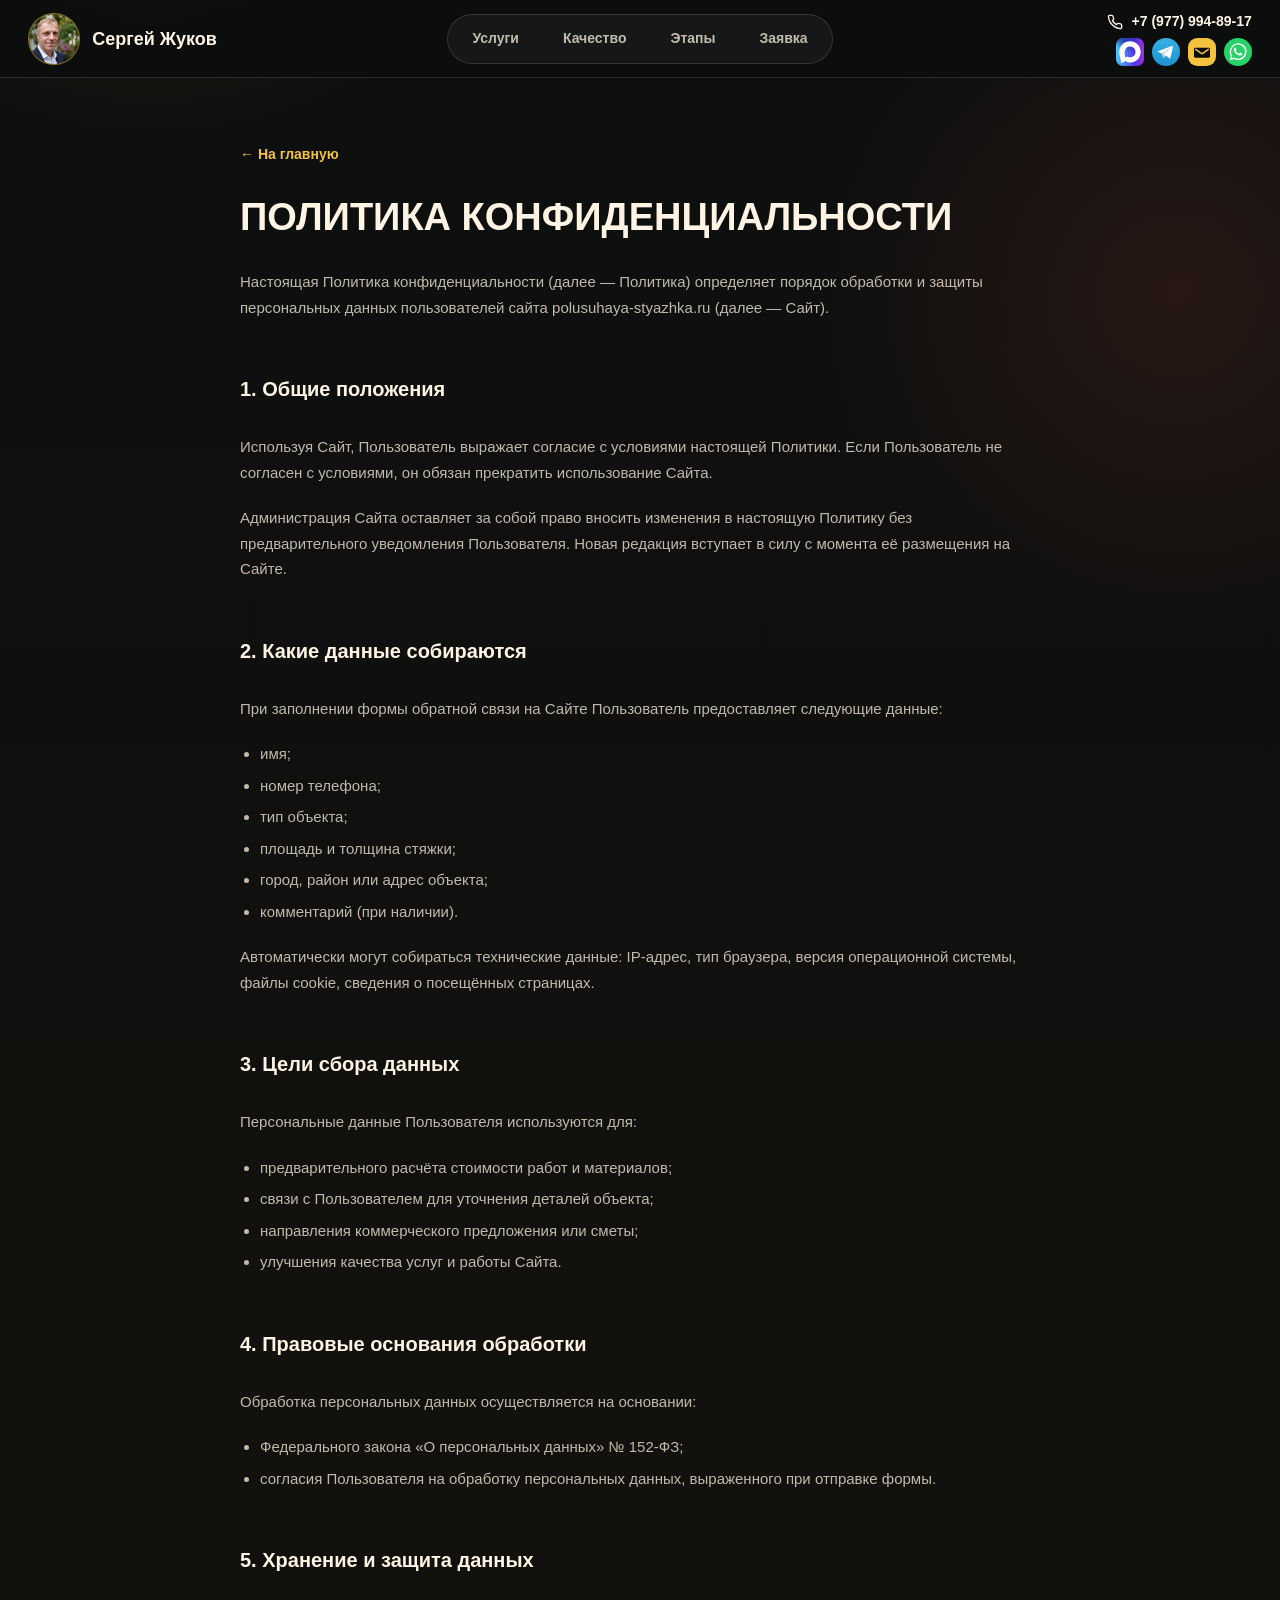
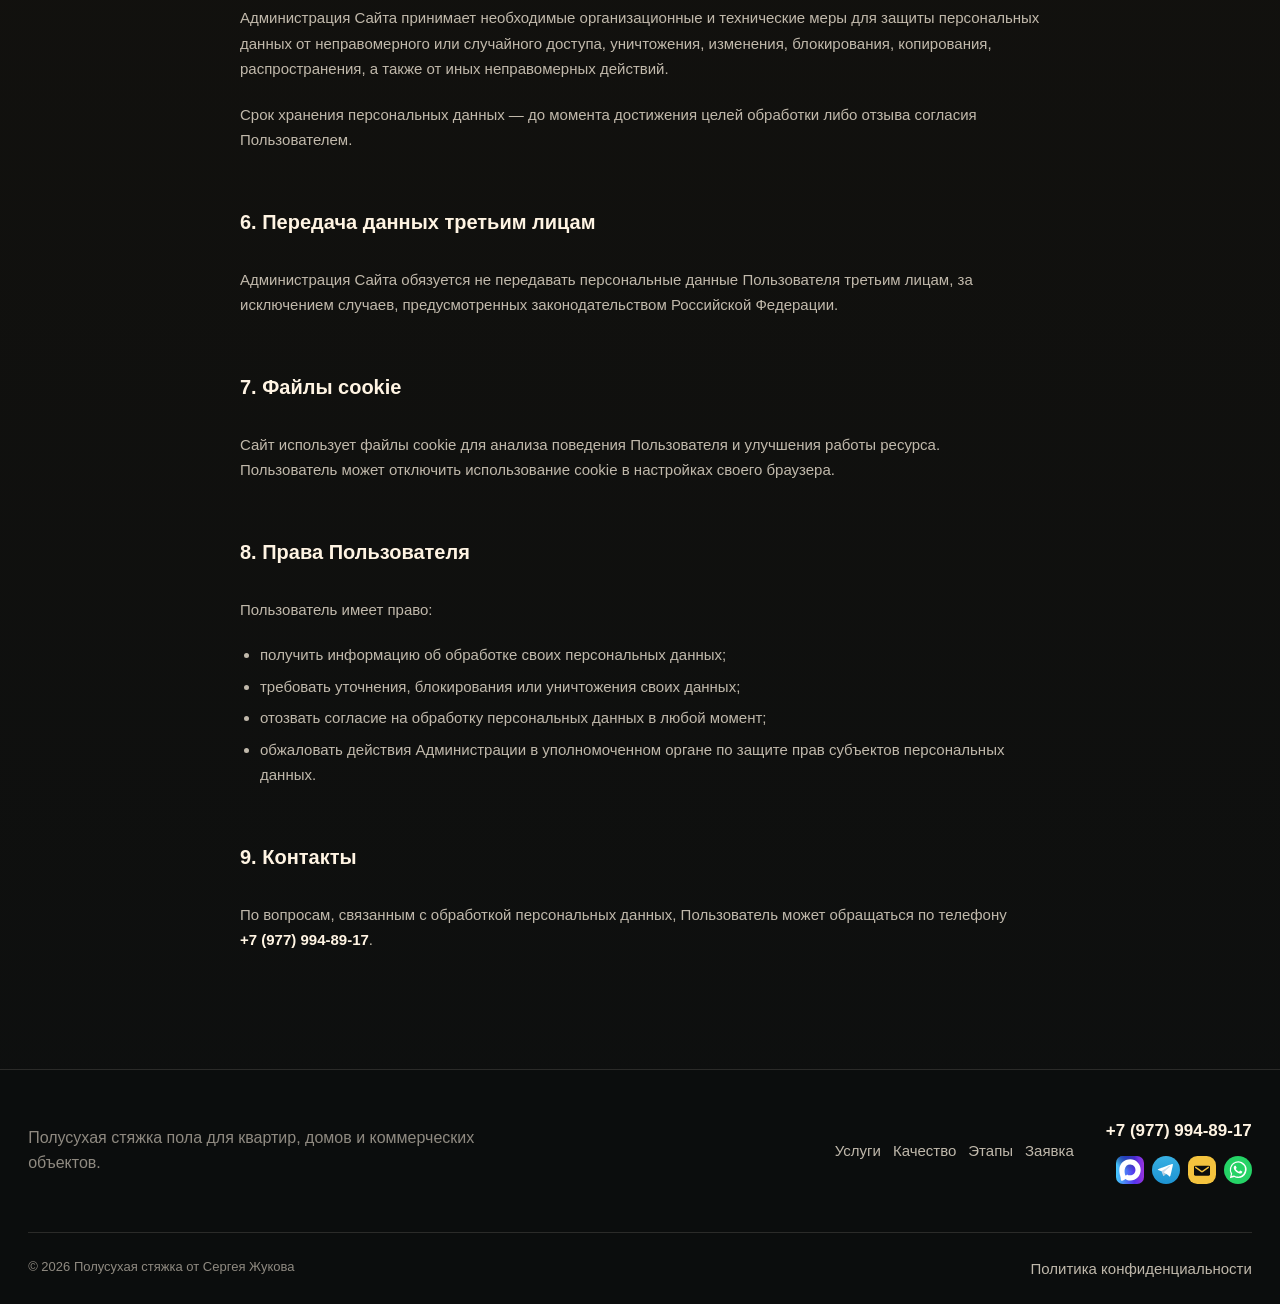
<file: privacy.html>
<!doctype html>
<html lang="ru">
<head>
  <meta charset="utf-8">
  <meta name="viewport" content="width=device-width, initial-scale=1">
  <title>Политика конфиденциальности — Полусухая стяжка от Сергея Жукова</title>
  <meta name="description" content="Политика конфиденциальности и обработки персональных данных.">
  <link rel="stylesheet" href="assets/css/styles.css">
  <style>
    .privacy {
      padding-block: calc(var(--header-height) + var(--sp-8)) var(--sp-10);
    }
    .privacy-page .header {
      background: rgba(13, 15, 15, 0.96);
      border-bottom-color: var(--line);
      backdrop-filter: blur(18px) saturate(1.2);
      -webkit-backdrop-filter: blur(18px) saturate(1.2);
    }
    .privacy__inner {
      max-width: 800px;
      margin: 0 auto;
    }
    .privacy__title {
      margin: 0 0 var(--sp-6);
      font-family: var(--font-display);
      font-size: clamp(26px, 4vw, 38px);
      line-height: 1.04;
      text-transform: uppercase;
      color: var(--color-concrete-100);
    }
    .privacy__content {
      display: grid;
      gap: 20px;
      color: var(--fg-muted);
      font-size: 15px;
      line-height: 1.7;
    }
    .privacy__content h2 {
      margin: var(--sp-6) 0 var(--sp-2);
      font-size: 20px;
      font-weight: 800;
      color: var(--color-concrete-100);
    }
    .privacy__content p {
      margin: 0;
    }
    .privacy__content ul {
      margin: 0;
      padding-left: 20px;
      display: grid;
      gap: 6px;
    }
    .privacy__content li {
      margin: 0;
    }
    .privacy__back {
      display: inline-flex;
      align-items: center;
      gap: 8px;
      margin-bottom: var(--sp-6);
      color: var(--color-gold-strong);
      font-size: 14px;
      font-weight: 700;
      transition: opacity var(--dur-sm) var(--ease-out);
    }
    .privacy__back:hover {
      opacity: 0.7;
    }
    @media (max-width: 768px) {
      .privacy-page .header {
        position: relative;
      }
      .privacy {
        padding-block: var(--sp-7) var(--sp-9);
      }
      .privacy__title {
        font-size: 30px;
      }
    }
  </style>
</head>
<body class="privacy-page">
  <header class="header">
    <a class="brand header__brand" href="index.html" aria-label="Полусухая стяжка от Сергея Жукова">
      <span class="brand__mark" aria-hidden="true">
        <img class="brand__photo" src="assets/img/sergey-zhukov-avatar.jpg" alt="">
      </span>
      <span class="brand__text">Сергей Жуков</span>
    </a>

    <nav class="menu header__menu" aria-label="Основная навигация">
      <a class="menu__link" href="index.html#services">Услуги</a>
      <a class="menu__link" href="index.html#quality">Качество</a>
      <a class="menu__link" href="index.html#process">Этапы</a>
      <a class="menu__link" href="index.html#lead">Заявка</a>
    </nav>

    <div class="header__actions">
      <div class="header__contact">
        <a class="header__phone" href="tel:+79779948917">
          <svg class="header__phone-icon" viewBox="0 0 24 24" fill="none" stroke="currentColor" stroke-width="2" stroke-linecap="round" stroke-linejoin="round" aria-hidden="true"><path d="M22 16.92v3a2 2 0 0 1-2.18 2 19.79 19.79 0 0 1-8.63-3.07 19.5 19.5 0 0 1-6-6 19.79 19.79 0 0 1-3.07-8.67A2 2 0 0 1 4.11 2h3a2 2 0 0 1 2 1.72 12.84 12.84 0 0 0 .7 2.81 2 2 0 0 1-.45 2.11L8.09 9.91a16 16 0 0 0 6 6l1.27-1.27a2 2 0 0 1 2.11-.45 12.84 12.84 0 0 0 2.81.7A2 2 0 0 1 22 16.92z"/></svg>
          +7 (977) 994-89-17
        </a>
        <div class="contact-icons" aria-label="Мессенджеры и email">
          <a class="contact-icons__link" href="https://max.ru/id772126461600_1_bot" target="_blank" rel="noopener" aria-label="Калькулятор стяжки в Max">
            <svg viewBox="0 0 1000 1000" aria-hidden="true" xmlns="http://www.w3.org/2000/svg"><defs><linearGradient id="privacy-header-mg"><stop offset="0" stop-color="#4cf"/><stop offset=".662" stop-color="#53e"/><stop offset="1" stop-color="#93d"/></linearGradient><radialGradient id="privacy-header-md" cx="-87.392" cy="1166.116" r="500" fx="-87.392" fy="1166.116" gradientTransform="rotate(51.356 1551.478 559.3)scale(2.427 1)" gradientUnits="userSpaceOnUse"><stop offset="0" stop-color="#00f"/><stop offset="1" stop-opacity="0"/></radialGradient></defs><rect width="1000" height="1000" fill="url(#privacy-header-mg)" ry="249.68"/><rect width="1000" height="1000" fill="url(#privacy-header-md)" ry="249.68"/><path fill="#fff" fill-rule="evenodd" d="M508.21 878.33c-75 0-109.86-10.95-170.45-54.75-38.33 49.28-159.69 87.78-164.98 21.9 0-49.46-10.95-91.25-23.36-136.87-14.78-56.21-31.57-118.81-31.57-209.51 0-216.63 177.75-379.6 388.36-379.6 210.78 0 375.94 171 375.94 381.6.71 207.35-166.59 376.12-373.94 377.22m3.1-571.58c-102.56-5.3-182.5 65.7-200.2 177.02-14.6 92.16 11.32 204.4 33.4 210.24 10.58 2.56 37.23-18.98 53.84-35.59 30.88 21.4 62.97 35.37 92.71 33.03 106.27 5.12 197.08-75.79 204.21-181.95 4.16-106.38-77.67-196.49-183.96-202.57z"/></svg>
          </a>
          <a class="contact-icons__link" href="#" aria-label="Telegram">
            <svg viewBox="0 0 240 240" aria-hidden="true" xmlns="http://www.w3.org/2000/svg"><linearGradient id="privacy-header-tga" x1="120" y1="240" x2="120" gradientUnits="userSpaceOnUse"><stop offset="0" stop-color="#1d93d2"/><stop offset="1" stop-color="#38b0e3"/></linearGradient><circle cx="120" cy="120" r="120" fill="url(#privacy-header-tga)"/><path d="M81.229 128.772l14.237 39.406s1.78 3.687 3.686 3.687 30.255-29.492 30.255-29.492l31.525-60.89L81.737 118.6Z" fill="#c8daea"/><path d="M100.106 138.878l-2.733 29.046s-1.144 8.9 7.754 0 17.415-15.763 17.415-15.763" fill="#a9c6d8"/><path d="M81.486 130.178 52.2 120.636s-3.5-1.42-2.373-4.64c.232-.664.7-1.229 2.1-2.2 6.489-4.523 120.106-45.36 120.106-45.36s3.208-1.081 5.1-.362a2.766 2.766 0 0 1 1.885 2.055 9.357 9.357 0 0 1 .254 2.585c-.009.752-.1 1.449-.169 2.542-.692 11.165-21.4 94.493-21.4 94.493s-1.239 4.876-5.678 5.043A8.13 8.13 0 0 1 146.1 172.5c-8.711-7.493-38.819-27.727-45.472-32.177a1.27 1.27 0 0 1-.546-.9c-.093-.469.417-1.05.417-1.05s52.426-46.6 53.821-51.492c.108-.379-.3-.566-.848-.4-3.482 1.281-63.844 39.4-70.506 43.607A3.21 3.21 0 0 1 81.486 130.178Z" fill="#fff"/></svg>
          </a>
          <a class="contact-icons__link" href="mailto:sz123@mail.ru" aria-label="Написать на email">
            <svg viewBox="0 0 42 42" aria-hidden="true" xmlns="http://www.w3.org/2000/svg"><rect width="42" height="42" rx="14" fill="#f4c33e"/><path d="M11 14.5h20a2 2 0 0 1 2 2v11a2 2 0 0 1-2 2H11a2 2 0 0 1-2-2v-11a2 2 0 0 1 2-2Z" fill="#0b0d0d"/><path d="m11.5 17 8.45 6.12a1.8 1.8 0 0 0 2.1 0L30.5 17" fill="none" stroke="#f4c33e" stroke-width="2.1" stroke-linecap="round" stroke-linejoin="round"/></svg>
          </a>
          <a class="contact-icons__link" href="https://wa.me/79779948917" target="_blank" rel="noopener" aria-label="Написать в WhatsApp">
            <svg viewBox="0 0 32 32" aria-hidden="true" xmlns="http://www.w3.org/2000/svg"><circle cx="16" cy="16" r="16" fill="#25d366"/><path fill="#fff" d="M23.1 8.8A9.68 9.68 0 0 0 7.88 20.48L6.7 25.3l4.95-1.16A9.7 9.7 0 0 0 16 25.2h.01A9.68 9.68 0 0 0 23.1 8.8Zm-7.09 14.76h-.01a8.02 8.02 0 0 1-4.08-1.12l-.29-.17-2.94.69.7-2.86-.19-.3a8.03 8.03 0 1 1 6.81 3.78Zm4.4-6.01c-.24-.12-1.43-.71-1.65-.79-.22-.08-.38-.12-.54.12-.16.24-.62.79-.76.95-.14.16-.28.18-.52.06-.24-.12-1.02-.38-1.94-1.2-.72-.64-1.2-1.43-1.34-1.67-.14-.24-.02-.37.1-.49.11-.11.24-.28.36-.42.12-.14.16-.24.24-.4.08-.16.04-.3-.02-.42-.06-.12-.54-1.3-.74-1.78-.2-.47-.39-.41-.54-.42h-.46c-.16 0-.42.06-.64.3-.22.24-.84.82-.84 2s.86 2.32.98 2.48c.12.16 1.69 2.58 4.1 3.62.57.25 1.02.4 1.37.51.58.18 1.1.16 1.51.1.46-.07 1.43-.58 1.63-1.14.2-.56.2-1.04.14-1.14-.06-.1-.22-.16-.46-.28Z"/></svg>
          </a>
        </div>
      </div>
    </div>
  </header>

  <main>
    <section class="privacy">
      <div class="container privacy__inner">
        <a class="privacy__back" href="index.html">← На главную</a>
        <h1 class="privacy__title">Политика конфиденциальности</h1>
        <div class="privacy__content">
          <p>Настоящая Политика конфиденциальности (далее — Политика) определяет порядок обработки и защиты персональных данных пользователей сайта polusuhaya-styazhka.ru (далее — Сайт).</p>

          <h2>1. Общие положения</h2>
          <p>Используя Сайт, Пользователь выражает согласие с условиями настоящей Политики. Если Пользователь не согласен с условиями, он обязан прекратить использование Сайта.</p>
          <p>Администрация Сайта оставляет за собой право вносить изменения в настоящую Политику без предварительного уведомления Пользователя. Новая редакция вступает в силу с момента её размещения на Сайте.</p>

          <h2>2. Какие данные собираются</h2>
          <p>При заполнении формы обратной связи на Сайте Пользователь предоставляет следующие данные:</p>
          <ul>
            <li>имя;</li>
            <li>номер телефона;</li>
            <li>тип объекта;</li>
            <li>площадь и толщина стяжки;</li>
            <li>город, район или адрес объекта;</li>
            <li>комментарий (при наличии).</li>
          </ul>
          <p>Автоматически могут собираться технические данные: IP-адрес, тип браузера, версия операционной системы, файлы cookie, сведения о посещённых страницах.</p>

          <h2>3. Цели сбора данных</h2>
          <p>Персональные данные Пользователя используются для:</p>
          <ul>
            <li>предварительного расчёта стоимости работ и материалов;</li>
            <li>связи с Пользователем для уточнения деталей объекта;</li>
            <li>направления коммерческого предложения или сметы;</li>
            <li>улучшения качества услуг и работы Сайта.</li>
          </ul>

          <h2>4. Правовые основания обработки</h2>
          <p>Обработка персональных данных осуществляется на основании:</p>
          <ul>
            <li>Федерального закона «О персональных данных» № 152-ФЗ;</li>
            <li>согласия Пользователя на обработку персональных данных, выраженного при отправке формы.</li>
          </ul>

          <h2>5. Хранение и защита данных</h2>
          <p>Администрация Сайта принимает необходимые организационные и технические меры для защиты персональных данных от неправомерного или случайного доступа, уничтожения, изменения, блокирования, копирования, распространения, а также от иных неправомерных действий.</p>
          <p>Срок хранения персональных данных — до момента достижения целей обработки либо отзыва согласия Пользователем.</p>

          <h2>6. Передача данных третьим лицам</h2>
          <p>Администрация Сайта обязуется не передавать персональные данные Пользователя третьим лицам, за исключением случаев, предусмотренных законодательством Российской Федерации.</p>

          <h2>7. Файлы cookie</h2>
          <p>Сайт использует файлы cookie для анализа поведения Пользователя и улучшения работы ресурса. Пользователь может отключить использование cookie в настройках своего браузера.</p>

          <h2>8. Права Пользователя</h2>
          <p>Пользователь имеет право:</p>
          <ul>
            <li>получить информацию об обработке своих персональных данных;</li>
            <li>требовать уточнения, блокирования или уничтожения своих данных;</li>
            <li>отозвать согласие на обработку персональных данных в любой момент;</li>
            <li>обжаловать действия Администрации в уполномоченном органе по защите прав субъектов персональных данных.</li>
          </ul>

          <h2>9. Контакты</h2>
          <p>По вопросам, связанным с обработкой персональных данных, Пользователь может обращаться по телефону <a href="tel:+79779948917" style="color:var(--color-concrete-100);font-weight:700;white-space:nowrap">+7 (977) 994-89-17</a>.</p>
        </div>
      </div>
    </section>
  </main>

  <footer class="footer">
    <div class="container footer__inner">
      <div class="footer__brand">
        <p class="footer__text">Полусухая стяжка пола для квартир, домов и коммерческих объектов.</p>
      </div>
      <nav class="footer__links" aria-label="Нижняя навигация">
        <a class="footer__link" href="index.html#services">Услуги</a>
        <a class="footer__link" href="index.html#quality">Качество</a>
        <a class="footer__link" href="index.html#process">Этапы</a>
        <a class="footer__link" href="index.html#lead">Заявка</a>
      </nav>
      <div class="footer__contacts">
        <a class="footer__phone" href="tel:+79779948917">+7 (977) 994-89-17</a>
        <div class="contact-icons" aria-label="Мессенджеры и email">
          <a class="contact-icons__link" href="https://max.ru/id772126461600_1_bot" target="_blank" rel="noopener" aria-label="Калькулятор стяжки в Max">
            <svg viewBox="0 0 1000 1000" aria-hidden="true" xmlns="http://www.w3.org/2000/svg"><defs><linearGradient id="privacy-footer-mg"><stop offset="0" stop-color="#4cf"/><stop offset=".662" stop-color="#53e"/><stop offset="1" stop-color="#93d"/></linearGradient><radialGradient id="privacy-footer-md" cx="-87.392" cy="1166.116" r="500" fx="-87.392" fy="1166.116" gradientTransform="rotate(51.356 1551.478 559.3)scale(2.427 1)" gradientUnits="userSpaceOnUse"><stop offset="0" stop-color="#00f"/><stop offset="1" stop-opacity="0"/></radialGradient></defs><rect width="1000" height="1000" fill="url(#privacy-footer-mg)" ry="249.68"/><rect width="1000" height="1000" fill="url(#privacy-footer-md)" ry="249.68"/><path fill="#fff" fill-rule="evenodd" d="M508.21 878.33c-75 0-109.86-10.95-170.45-54.75-38.33 49.28-159.69 87.78-164.98 21.9 0-49.46-10.95-91.25-23.36-136.87-14.78-56.21-31.57-118.81-31.57-209.51 0-216.63 177.75-379.6 388.36-379.6 210.78 0 375.94 171 375.94 381.6.71 207.35-166.59 376.12-373.94 377.22m3.1-571.58c-102.56-5.3-182.5 65.7-200.2 177.02-14.6 92.16 11.32 204.4 33.4 210.24 10.58 2.56 37.23-18.98 53.84-35.59 30.88 21.4 62.97 35.37 92.71 33.03 106.27 5.12 197.08-75.79 204.21-181.95 4.16-106.38-77.67-196.49-183.96-202.57z"/></svg>
          </a>
          <a class="contact-icons__link" href="#" aria-label="Telegram">
            <svg viewBox="0 0 240 240" aria-hidden="true" xmlns="http://www.w3.org/2000/svg"><linearGradient id="privacy-footer-tga" x1="120" y1="240" x2="120" gradientUnits="userSpaceOnUse"><stop offset="0" stop-color="#1d93d2"/><stop offset="1" stop-color="#38b0e3"/></linearGradient><circle cx="120" cy="120" r="120" fill="url(#privacy-footer-tga)"/><path d="M81.229 128.772l14.237 39.406s1.78 3.687 3.686 3.687 30.255-29.492 30.255-29.492l31.525-60.89L81.737 118.6Z" fill="#c8daea"/><path d="M100.106 138.878l-2.733 29.046s-1.144 8.9 7.754 0 17.415-15.763 17.415-15.763" fill="#a9c6d8"/><path d="M81.486 130.178 52.2 120.636s-3.5-1.42-2.373-4.64c.232-.664.7-1.229 2.1-2.2 6.489-4.523 120.106-45.36 120.106-45.36s3.208-1.081 5.1-.362a2.766 2.766 0 0 1 1.885 2.055 9.357 9.357 0 0 1 .254 2.585c-.009.752-.1 1.449-.169 2.542-.692 11.165-21.4 94.493-21.4 94.493s-1.239 4.876-5.678 5.043A8.13 8.13 0 0 1 146.1 172.5c-8.711-7.493-38.819-27.727-45.472-32.177a1.27 1.27 0 0 1-.546-.9c-.093-.469.417-1.05.417-1.05s52.426-46.6 53.821-51.492c.108-.379-.3-.566-.848-.4-3.482 1.281-63.844 39.4-70.506 43.607A3.21 3.21 0 0 1 81.486 130.178Z" fill="#fff"/></svg>
          </a>
          <a class="contact-icons__link" href="mailto:sz123@mail.ru" aria-label="Написать на email">
            <svg viewBox="0 0 42 42" aria-hidden="true" xmlns="http://www.w3.org/2000/svg"><rect width="42" height="42" rx="14" fill="#f4c33e"/><path d="M11 14.5h20a2 2 0 0 1 2 2v11a2 2 0 0 1-2 2H11a2 2 0 0 1-2-2v-11a2 2 0 0 1 2-2Z" fill="#0b0d0d"/><path d="m11.5 17 8.45 6.12a1.8 1.8 0 0 0 2.1 0L30.5 17" fill="none" stroke="#f4c33e" stroke-width="2.1" stroke-linecap="round" stroke-linejoin="round"/></svg>
          </a>
          <a class="contact-icons__link" href="https://wa.me/79779948917" target="_blank" rel="noopener" aria-label="Написать в WhatsApp">
            <svg viewBox="0 0 32 32" aria-hidden="true" xmlns="http://www.w3.org/2000/svg"><circle cx="16" cy="16" r="16" fill="#25d366"/><path fill="#fff" d="M23.1 8.8A9.68 9.68 0 0 0 7.88 20.48L6.7 25.3l4.95-1.16A9.7 9.7 0 0 0 16 25.2h.01A9.68 9.68 0 0 0 23.1 8.8Zm-7.09 14.76h-.01a8.02 8.02 0 0 1-4.08-1.12l-.29-.17-2.94.69.7-2.86-.19-.3a8.03 8.03 0 1 1 6.81 3.78Zm4.4-6.01c-.24-.12-1.43-.71-1.65-.79-.22-.08-.38-.12-.54.12-.16.24-.62.79-.76.95-.14.16-.28.18-.52.06-.24-.12-1.02-.38-1.94-1.2-.72-.64-1.2-1.43-1.34-1.67-.14-.24-.02-.37.1-.49.11-.11.24-.28.36-.42.12-.14.16-.24.24-.4.08-.16.04-.3-.02-.42-.06-.12-.54-1.3-.74-1.78-.2-.47-.39-.41-.54-.42h-.46c-.16 0-.42.06-.64.3-.22.24-.84.82-.84 2s.86 2.32.98 2.48c.12.16 1.69 2.58 4.1 3.62.57.25 1.02.4 1.37.51.58.18 1.1.16 1.51.1.46-.07 1.43-.58 1.63-1.14.2-.56.2-1.04.14-1.14-.06-.1-.22-.16-.46-.28Z"/></svg>
          </a>
        </div>
      </div>
    </div>
    <div class="container footer__bottom">
      <span>© <span data-year>2026</span> Полусухая стяжка от Сергея Жукова</span>
      <span class="footer__policy">Политика конфиденциальности</span>
    </div>
  </footer>
</body>
</html>
</file>
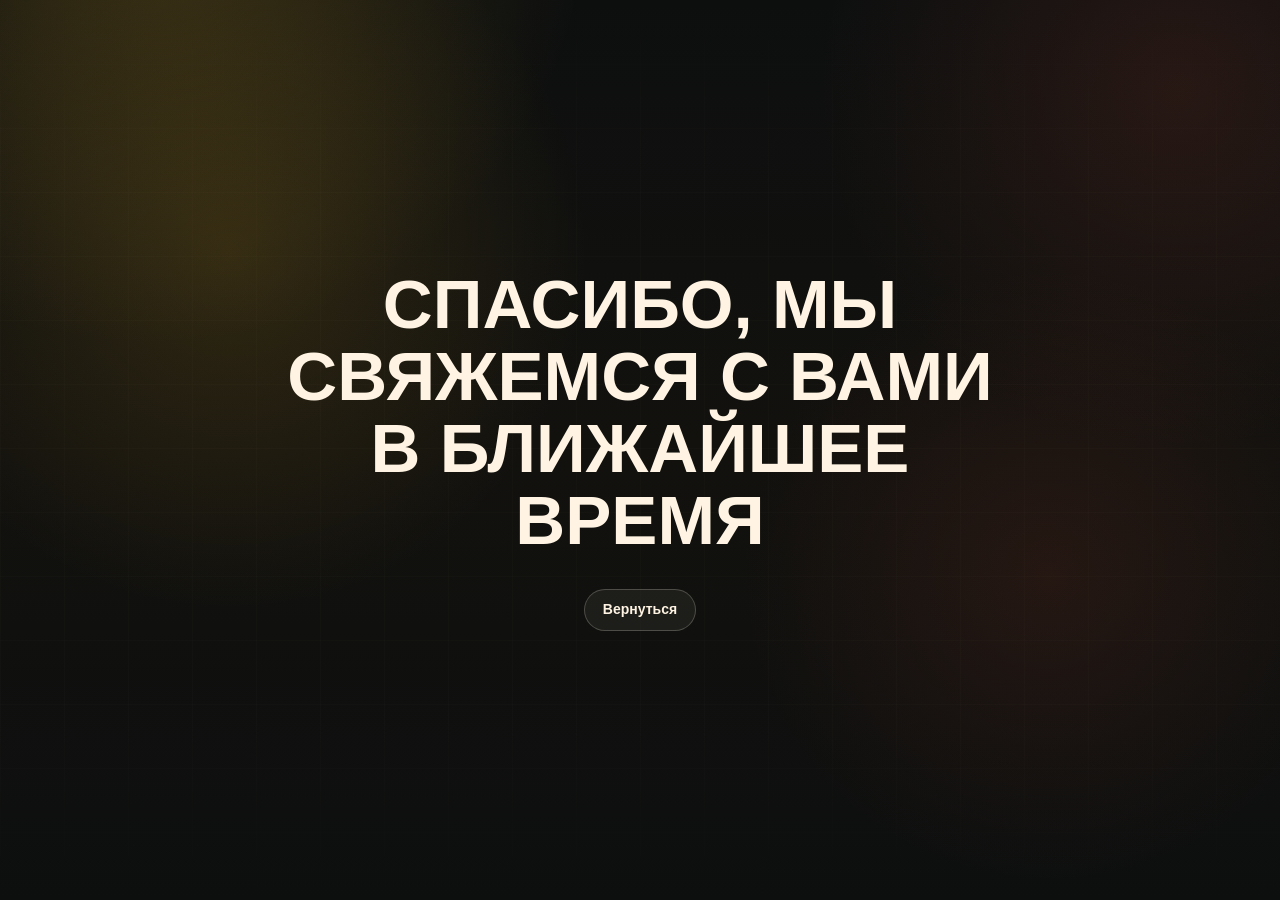
<file: thanks-long.html>
<!doctype html>
<html lang="ru">
<head>
  <meta charset="utf-8">
  <meta name="viewport" content="width=device-width, initial-scale=1">
  <title>Спасибо за подробную заявку — Сергей Жуков</title>
  <meta name="description" content="Спасибо за подробную заявку на расчёт полусухой стяжки.">
  <link rel="stylesheet" href="assets/css/styles.css">
</head>
<body class="thanks-page">
  <main>
    <section class="thanks" aria-labelledby="thanks-title">
      <div class="container thanks__inner">
        <h1 class="thanks__title" id="thanks-title">Спасибо, мы свяжемся с вами в ближайшее время</h1>
        <div class="thanks__actions">
          <a class="button button--outline button--small" href="index.html">Вернуться</a>
        </div>
      </div>
    </section>
  </main>

  <script>
    window.setTimeout(function () {
      window.location.href = 'index.html';
    }, 1500);
  </script>
</body>
</html>
</file>
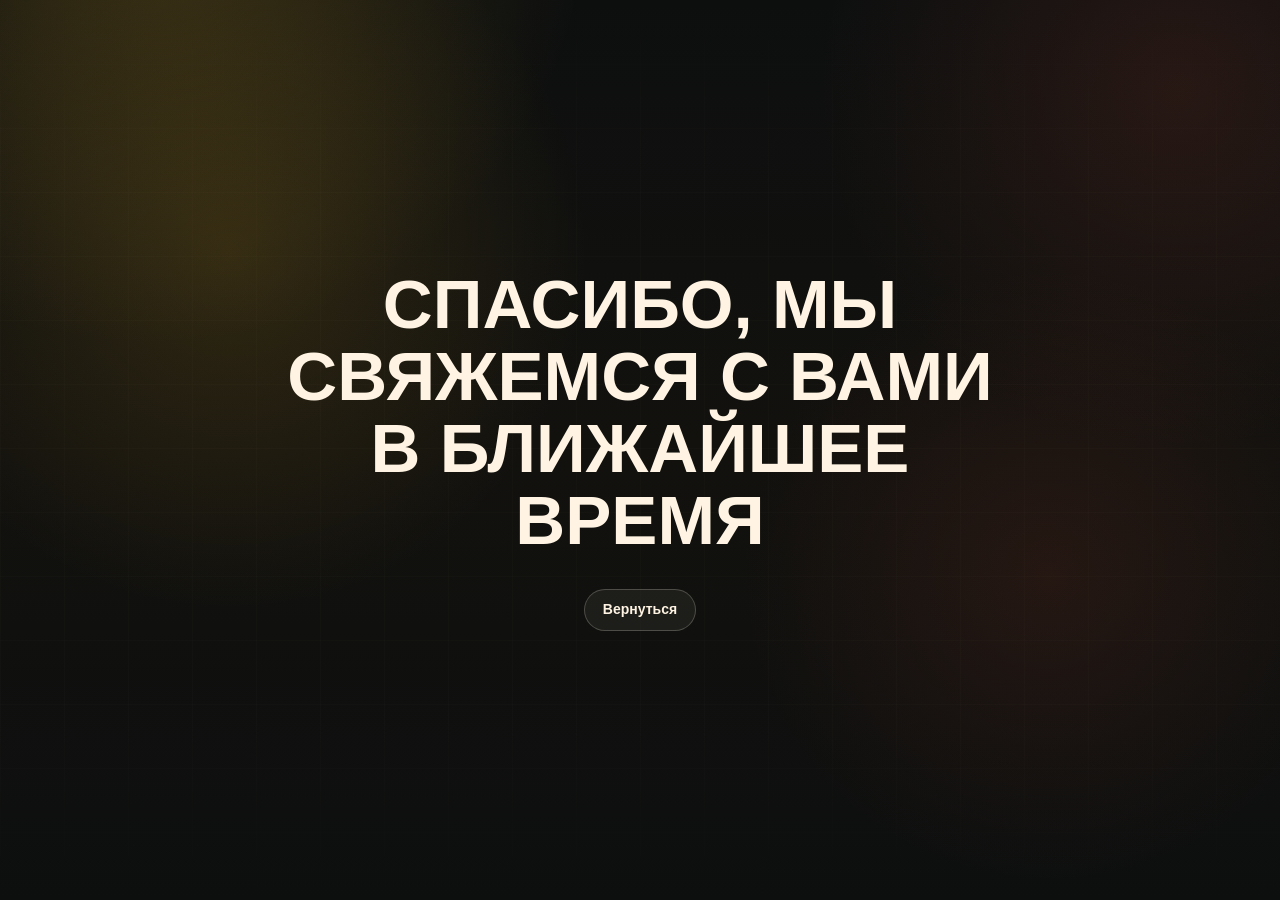
<file: thanks-short.html>
<!doctype html>
<html lang="ru">
<head>
  <meta charset="utf-8">
  <meta name="viewport" content="width=device-width, initial-scale=1">
  <title>Спасибо за заявку — Сергей Жуков</title>
  <meta name="description" content="Спасибо за заявку на предварительный расчёт полусухой стяжки.">
  <link rel="stylesheet" href="assets/css/styles.css">
</head>
<body class="thanks-page">
  <main>
    <section class="thanks" aria-labelledby="thanks-title">
      <div class="container thanks__inner">
        <h1 class="thanks__title" id="thanks-title">Спасибо, мы свяжемся с вами в ближайшее время</h1>
        <div class="thanks__actions">
          <a class="button button--outline button--small" href="index.html">Вернуться</a>
        </div>
      </div>
    </section>
  </main>

  <script>
    window.setTimeout(function () {
      window.location.href = 'index.html';
    }, 1500);
  </script>
</body>
</html>
</file>
<file: assets/css/styles.css>
/* ============================================================
   Полусухая стяжка от Сергея Жукова
   BEM-oriented landing styles, no libraries / no build step
   Palette: warm concrete, graphite, signal gold, oxide red, steel
   ============================================================ */

:root {
  --color-graphite-950: #0d0f0f;
  --color-graphite-900: #111313;
  --color-graphite-850: #171918;
  --color-graphite-800: #1d201f;
  --color-graphite-700: #282c2b;
  --color-concrete-100: #fff4e3;
  --color-concrete-150: #f5ead8;
  --color-concrete-250: #dcc9ad;
  --color-concrete-500: #988a72;
  --color-concrete-700: #665b49;
  --color-steel: #748087;
  --color-blueprint: #264c70;
  --color-gold: #d6a426;
  --color-gold-strong: #f4c33e;
  --color-oxide: #b94a32;
  --color-oxide-soft: #e06a4e;
  --color-success: #58c783;
  --color-white: #fffaf1;
  --color-black: #0f1110;

  --bg-page: var(--color-graphite-950);
  --bg-surface: var(--color-graphite-850);
  --bg-surface-strong: var(--color-graphite-800);
  --fg-main: var(--color-concrete-100);
  --fg-muted: rgba(255, 244, 227, 0.74);
  --fg-soft: rgba(255, 244, 227, 0.54);
  --line: rgba(255, 244, 227, 0.13);
  --line-strong: rgba(255, 244, 227, 0.24);
  --shadow-soft: 0 28px 90px rgba(0, 0, 0, 0.34);
  --shadow-hard: 0 24px 60px rgba(0, 0, 0, 0.46);

  --font-ui: Inter, Onest, -apple-system, BlinkMacSystemFont, "Segoe UI", Arial, sans-serif;
  --font-display: "Arial Black", Impact, Haettenschweiler, "Roboto Condensed", Arial, sans-serif;
  --font-mono: "JetBrains Mono", "SFMono-Regular", Consolas, monospace;

  --type-body: 15px;
  --type-preloader-brand: 136px;
  --type-hero-title: 80px;
  --type-hero-text: 19px;
  --type-metric-value: 46px;
  --type-section-title: 74px;
  --type-section-lead: 18px;
  --type-service-title: 48px;
  --type-service-text: 16px;
  --type-quality-title: 60px;
  --type-quality-text: 17px;
  --type-quality-card-title: 20px;
  --type-process-title: 28px;
  --type-stat-value: 66px;
  --type-lead-title: 56px;
  --type-quick-cta-title: 84px;

  --container: 1520px;
  --gutter: clamp(16px, 2.4vw, 42px);
  --header-height: 78px;

  --sp-1: 4px;
  --sp-2: 8px;
  --sp-3: 12px;
  --sp-4: 16px;
  --sp-5: 24px;
  --sp-6: 32px;
  --sp-7: 48px;
  --sp-8: 64px;
  --sp-9: 88px;
  --sp-10: 116px;

  --radius-xs: 8px;
  --radius-sm: 14px;
  --radius-md: 22px;
  --radius-lg: 34px;
  --radius-pill: 999px;

  --ease-out: cubic-bezier(0.22, 1, 0.36, 1);
  --ease-mech: cubic-bezier(0.16, 1, 0.3, 1);
  --dur-xs: 140ms;
  --dur-sm: 240ms;
  --dur-md: 520ms;
  --dur-lg: 820ms;
}

*,
*::before,
*::after {
  box-sizing: border-box;
}

html {
  scroll-behavior: smooth;
  text-size-adjust: 100%;
  -webkit-text-size-adjust: 100%;
  overflow-x: clip;
}

body {
  min-width: 320px;
  margin: 0;
  background:
    radial-gradient(circle at 12% -10%, rgba(214, 164, 38, 0.2), transparent 34vw),
    radial-gradient(circle at 92% 10%, rgba(185, 74, 50, 0.15), transparent 28vw),
    linear-gradient(180deg, var(--color-graphite-950), #12110e 50%, var(--color-graphite-950));
  color: var(--fg-main);
  font-family: var(--font-ui);
  font-size: var(--type-body);
  line-height: 1.55;
  overflow-x: clip;
}

body.page--preloading,
body.page--menu-open {
  overflow: hidden;
}

a {
  color: inherit;
  text-decoration: none;
}

button,
input,
select,
textarea {
  font: inherit;
}

button {
  color: inherit;
}

img,
svg {
  display: block;
  max-width: 100%;
}

::selection {
  background: var(--color-gold);
  color: var(--color-black);
}

*:focus-visible {
  outline: 2px solid var(--color-gold-strong);
  outline-offset: 4px;
}

.container {
  width: min(100% - (var(--gutter) * 2), var(--container));
  margin-inline: auto;
}

/* ============================================================
   Preloader
   ============================================================ */

.preloader {
  position: fixed;
  inset: 0;
  z-index: 1000;
  display: grid;
  grid-template-rows: 1fr auto;
  background:
    linear-gradient(135deg, rgba(214, 164, 38, 0.08), transparent 34%),
    var(--color-graphite-950);
  overflow: hidden;
}

.preloader--done {
  animation: preloader-hide 0.34s var(--ease-mech) forwards;
}

@keyframes preloader-hide {
  to { clip-path: inset(0 0 100% 0); }
}

.preloader__center {
  align-self: center;
  padding-inline: var(--gutter);
  text-align: center;
}

.preloader__brand {
  display: inline-grid;
  gap: 0.04em;
  overflow: hidden;
  padding-block: 0.08em 0.14em;
  margin-block: -0.08em -0.14em;
  color: var(--color-concrete-100);
  font-family: var(--font-display);
  font-size: var(--type-preloader-brand);
  line-height: 0.98;
  letter-spacing: 0;
  text-transform: none;
  text-shadow: 0 20px 50px rgba(0, 0, 0, 0.28);
}

.preloader__brand-line {
  display: inline-block;
  padding-bottom: 0.08em;
  margin-bottom: -0.08em;
  transform: translateY(110%);
  animation: preloader-char 0.48s var(--ease-out) forwards;
}

.preloader__brand-line--accent {
  color: var(--color-gold-strong);
}

.preloader__brand-line:nth-child(1) { animation-delay: 0.04s; }
.preloader__brand-line:nth-child(2) { animation-delay: 0.13s; }

@keyframes preloader-char {
  to { transform: translateY(0); }
}

.preloader__caption {
  margin-top: clamp(28px, 4.2vw, 58px);
  color: var(--fg-soft);
  font-family: var(--font-mono);
  font-size: 12px;
  letter-spacing: 0.2em;
  text-transform: uppercase;
  opacity: 0;
  animation: preloader-caption 0.42s var(--ease-out) 0.3s forwards;
}

@keyframes preloader-caption {
  to { opacity: 1; }
}

.preloader__bar {
  position: relative;
  display: grid;
  grid-template-columns: 1fr auto;
  align-items: center;
  min-height: 58px;
  padding-inline: var(--gutter);
  border-top: 1px solid var(--line);
  color: var(--fg-muted);
  font-family: var(--font-mono);
  font-size: 12px;
  letter-spacing: 0.08em;
  text-transform: uppercase;
}

.preloader__progress {
  position: absolute;
  top: -1px;
  left: 0;
  width: var(--p, 0%);
  height: 2px;
  background: var(--color-gold);
  box-shadow: 0 0 26px rgba(214, 164, 38, 0.9);
  transition: width 80ms linear;
}

.preloader__value {
  color: var(--color-concrete-100);
}

/* ============================================================
   Shared motion
   ============================================================ */

.reveal {
  --reveal-y: 28px;
  --reveal-x: 0px;
  --reveal-scale: 1;
  --reveal-duration: var(--dur-lg);

  opacity: 0;
  transform: translate3d(var(--reveal-x), var(--reveal-y), 0) scale(var(--reveal-scale));
  transition:
    opacity var(--reveal-duration) var(--ease-mech),
    transform var(--reveal-duration) var(--ease-mech),
    clip-path var(--reveal-duration) var(--ease-mech);
  will-change: opacity, transform, clip-path;
}

.reveal--visible {
  opacity: 1;
  transform: translate3d(0, 0, 0) scale(1);
}

.reveal[data-motion="soft"] {
  --reveal-y: 18px;
}

.reveal[data-motion="rise-left"] {
  --reveal-x: -36px;
  --reveal-y: 24px;
}

.reveal[data-motion="rise-right"] {
  --reveal-x: 36px;
  --reveal-y: 24px;
}

.reveal[data-motion="scale"] {
  --reveal-y: 22px;
  --reveal-scale: 0.96;
}

.reveal[data-motion="wipe"] {
  --reveal-x: -18px;
  --reveal-y: 10px;
  --reveal-duration: 0.7s;
}

.reveal--visible[data-motion="wipe"] {
  opacity: 1;
  transform: translate3d(0, 0, 0);
}

.reveal[data-delay="1"] { transition-delay: 100ms; }
.reveal[data-delay="2"] { transition-delay: 220ms; }
.reveal[data-delay="3"] { transition-delay: 360ms; }
.reveal[data-delay="4"] { transition-delay: 520ms; }
.reveal[data-delay="5"] { transition-delay: 700ms; }
.reveal[data-delay="6"] { transition-delay: 900ms; }

/* Process cards: staggered cascade. */
.process-card.reveal {
  transition-duration: 0.7s;
  transform: translateY(50px);
}

.process-card:nth-child(1).reveal { transition-delay: 0ms; }
.process-card:nth-child(2).reveal { transition-delay: 150ms; }
.process-card:nth-child(3).reveal { transition-delay: 300ms; }
.process-card:nth-child(4).reveal { transition-delay: 450ms; }

.process-card.reveal--visible {
  transform: translateY(0);
}

/* Quality cards: subtle scale-up reveal. */
.quality-card.reveal {
  transition-duration: 0.6s;
}

/* Stat cards: smooth fade up. */
.stat-card.reveal {
  transition-duration: 0.6s;
}

.word-reveal__line {
  display: block;
  overflow: hidden;
  clip-path: inset(0 100% 0 0);
  line-height: 1.06;
  padding-bottom: 0.025em;
  will-change: clip-path;
}

.word-reveal__word {
  display: inline-block;
  opacity: 0.16;
  filter: blur(4px);
  transform: translateY(118%) skewY(3deg);
  will-change: transform;
}

.word-reveal--visible .word-reveal__line {
  animation: word-mask 1.1s var(--ease-mech) forwards;
}

.word-reveal--visible .word-reveal__word {
  animation: word-rise 1s var(--ease-mech) forwards;
}

.word-reveal--visible .word-reveal__line:nth-child(2) { animation-delay: 110ms; }
.word-reveal--visible .word-reveal__line:nth-child(3) { animation-delay: 220ms; }
.word-reveal--visible .word-reveal__line:nth-child(2) .word-reveal__word { animation-delay: 90ms; }
.word-reveal--visible .word-reveal__line:nth-child(3) .word-reveal__word { animation-delay: 180ms; }

.word-reveal__word--accent {
  color: var(--color-gold-strong);
}

@keyframes word-mask {
  to { clip-path: inset(0 0 0 0); }
}

@keyframes word-rise {
  to {
    opacity: 1;
    filter: blur(0);
    transform: translateY(0) skewY(0);
  }
}

/* ============================================================
   Header / navigation
   ============================================================ */

.header {
  position: fixed;
  inset: 0 0 auto;
  z-index: 800;
  display: grid;
  grid-template-columns: 1fr auto 1fr;
  align-items: center;
  gap: var(--sp-6);
  height: var(--header-height);
  padding-inline: var(--gutter);
  border-bottom: 1px solid transparent;
  transition:
    background var(--dur-sm) var(--ease-out),
    border-color var(--dur-sm) var(--ease-out),
    backdrop-filter var(--dur-sm) var(--ease-out);
}

.header__brand {
  justify-self: start;
}

.header__brand {
  gap: 14px;
}

.header__brand .brand__mark {
  width: 52px;
  height: 52px;
}

.header__brand .brand__text {
  font-size: 18px;
  line-height: 1;
}

.header--scrolled,
.header--menu-open {
  background: rgba(13, 15, 15, 0.76);
  border-bottom-color: var(--line);
  backdrop-filter: blur(18px) saturate(1.2);
  -webkit-backdrop-filter: blur(18px) saturate(1.2);
}

.brand {
  display: inline-flex;
  align-items: center;
  gap: 12px;
  color: var(--color-concrete-100);
  font-weight: 850;
  letter-spacing: 0;
}

.brand__mark {
  display: inline-grid;
  place-items: center;
  flex: none;
  width: 42px;
  height: 42px;
  border: 1px solid rgba(214, 164, 38, 0.62);
  background: linear-gradient(135deg, rgba(214, 164, 38, 0.24), rgba(185, 74, 50, 0.1));
  color: var(--color-gold-strong);
  font-family: var(--font-mono);
  font-size: 13px;
  letter-spacing: 0.08em;
  border-radius: 50%;
  box-shadow: inset 0 0 22px rgba(214, 164, 38, 0.12);
  overflow: hidden;
}

.brand__photo {
  width: 100%;
  height: 100%;
  object-fit: cover;
  object-position: 50% 36%;
}

.brand__text {
  white-space: nowrap;
}

.menu {
  justify-self: center;
  display: inline-flex;
  align-items: center;
  gap: 8px;
  padding: 6px;
  border: 1px solid var(--line);
  border-radius: var(--radius-pill);
  background: rgba(255, 244, 227, 0.045);
}

.menu__link {
  display: inline-flex;
  align-items: center;
  min-height: 36px;
  padding-inline: 18px;
  border-radius: var(--radius-pill);
  color: var(--fg-muted);
  font-size: 14px;
  font-weight: 700;
  transition: background var(--dur-sm) var(--ease-out), color var(--dur-sm) var(--ease-out);
}

.menu__link:hover {
  background: rgba(214, 164, 38, 0.12);
  color: var(--color-concrete-100);
}

.header__actions {
  display: inline-flex;
  align-items: center;
  gap: var(--sp-3);
  justify-self: end;
}

.header__contact {
  display: grid;
  gap: 6px;
  justify-items: end;
}

.header__phone {
  display: inline-flex;
  align-items: center;
  gap: 9px;
  color: var(--color-concrete-100);
  font-size: 14px;
  font-weight: 800;
  white-space: nowrap;
}

.header__phone-icon {
  width: 16px;
  height: 16px;
  flex-shrink: 0;
}

.contact-icons {
  display: flex;
  gap: 10px;
  align-items: center;
}

.contact-icons__link {
  display: inline-flex;
  width: 42px;
  height: 42px;
  align-items: center;
  justify-content: center;
  border-radius: 14px;
  color: var(--color-concrete-100);
  transition:
    opacity var(--dur-sm) var(--ease-out),
    transform var(--dur-sm) var(--ease-out);
}

.contact-icons__link:hover {
  opacity: 0.86;
  transform: translateY(-2px);
}

.contact-icons__link:focus-visible {
  outline: 2px solid var(--color-gold-strong);
  outline-offset: 4px;
}

.contact-icons__link svg {
  display: block;
  width: 100%;
  height: 100%;
}

.header__contact .contact-icons {
  gap: 8px;
  justify-content: flex-end;
}

.header__contact .contact-icons__link {
  width: 28px;
  height: 28px;
  border-radius: 9px;
}

.footer__contacts .contact-icons {
  gap: 8px;
}

.footer__contacts .contact-icons__link {
  width: 28px;
  height: 28px;
  border-radius: 9px;
}

.button {
  position: relative;
  isolation: isolate;
  display: inline-flex;
  align-items: center;
  justify-content: center;
  gap: 10px;
  min-height: 54px;
  padding: 0 26px;
  border: 0;
  border-radius: var(--radius-pill);
  background: linear-gradient(135deg, var(--color-gold-strong), var(--color-gold));
  color: #15120a;
  font-weight: 900;
  letter-spacing: 0;
  cursor: pointer;
  overflow: hidden;
  box-shadow: 0 18px 48px rgba(214, 164, 38, 0.2);
  transition: transform var(--dur-sm) var(--ease-out), box-shadow var(--dur-sm) var(--ease-out), background var(--dur-sm) var(--ease-out);
}

.button::before {
  content: "";
  position: absolute;
  inset: 0;
  z-index: -1;
  background: linear-gradient(100deg, transparent 0 34%, rgba(255, 255, 255, 0.42) 44%, transparent 56% 100%);
  transform: translateX(-120%);
  transition: transform 0.7s var(--ease-out);
}

.button:hover {
  transform: translateY(-2px);
  box-shadow: 0 24px 62px rgba(214, 164, 38, 0.28);
}

.button:hover::before {
  transform: translateX(120%);
}

.button--outline {
  border: 1px solid rgba(255, 244, 227, 0.22);
  background: rgba(255, 244, 227, 0.055);
  color: var(--color-concrete-100);
  box-shadow: none;
}

.button--outline:hover {
  border-color: rgba(214, 164, 38, 0.55);
  background: rgba(214, 164, 38, 0.12);
}

.button--small {
  min-height: 42px;
  padding-inline: 18px;
  font-size: 14px;
}

.button--disabled,
.button--disabled:hover {
  border-color: rgba(255, 244, 227, 0.12);
  background: rgba(255, 244, 227, 0.035);
  color: var(--fg-soft);
  cursor: default;
  opacity: 0.58;
  pointer-events: none;
  transform: none;
  box-shadow: none;
}

.button--large {
  min-height: 58px;
  padding-inline: 30px;
}

.button__icon {
  width: 18px;
  height: 18px;
}

.button__icon--brand {
  border-radius: 50%;
}

.quick-cta__links .button:nth-child(4) .button__icon {
  color: #0077ff;
}

.burger {
  display: none;
  position: relative;
  width: 46px;
  height: 46px;
  border: 1px solid var(--line);
  border-radius: 50%;
  background: rgba(255, 244, 227, 0.06);
  cursor: pointer;
}

.burger__line {
  position: absolute;
  left: 13px;
  width: 18px;
  height: 2px;
  border-radius: 2px;
  background: var(--color-concrete-100);
  transition: transform var(--dur-sm) var(--ease-out), top var(--dur-sm) var(--ease-out);
}

.burger__line:nth-child(1) { top: 18px; }
.burger__line:nth-child(2) { top: 26px; }

.burger--active .burger__line:nth-child(1) {
  top: 22px;
  transform: rotate(45deg);
}

.burger--active .burger__line:nth-child(2) {
  top: 22px;
  transform: rotate(-45deg);
}

.mobile-menu {
  position: fixed;
  inset: 0;
  z-index: 900;
  display: none;
  place-items: center;
  padding: var(--gutter);
  background: rgba(13, 15, 15, 0.78);
  backdrop-filter: blur(6px);
  -webkit-backdrop-filter: blur(6px);
  opacity: 0;
  pointer-events: none;
  overflow-y: auto;
  transition: opacity var(--dur-sm) var(--ease-out);
}

.mobile-menu--open {
  opacity: 1;
  pointer-events: auto;
}

.mobile-menu__body {
  width: 100%;
  max-width: 380px;
  max-height: calc(100svh - 48px);
  padding: var(--sp-5);
  border: 1px solid var(--line);
  border-radius: var(--radius-md);
  background: rgba(19, 21, 20, 0.96);
  box-shadow: var(--shadow-hard);
  transform: translateY(10px) scale(0.98);
  overflow-y: auto;
  transition: transform var(--dur-sm) var(--ease-out);
}

.mobile-menu--open .mobile-menu__body {
  transform: translateY(0) scale(1);
}

.mobile-menu__nav {
  display: grid;
  gap: 8px;
}

.mobile-menu__link {
  display: flex;
  justify-content: space-between;
  padding: 16px 0;
  border-bottom: 1px solid var(--line);
  color: var(--color-concrete-100);
  font-size: 20px;
  font-weight: 900;
  letter-spacing: 0;
}

.mobile-menu__link::after {
  content: "↗";
  color: var(--color-gold);
  font-weight: 500;
}

.mobile-menu__link,
.mobile-menu__phone,
.mobile-menu__icons,
.mobile-menu__button {
  opacity: 0;
  transform: translateY(16px);
  transition:
    opacity 0.48s var(--ease-mech),
    transform 0.48s var(--ease-mech);
}

.mobile-menu--open .mobile-menu__link,
.mobile-menu--open .mobile-menu__phone,
.mobile-menu--open .mobile-menu__icons,
.mobile-menu--open .mobile-menu__button {
  opacity: 1;
  transform: translateY(0);
}

.mobile-menu--open .mobile-menu__link:nth-child(1) { transition-delay: 90ms; }
.mobile-menu--open .mobile-menu__link:nth-child(2) { transition-delay: 140ms; }
.mobile-menu--open .mobile-menu__link:nth-child(3) { transition-delay: 190ms; }
.mobile-menu--open .mobile-menu__link:nth-child(4) { transition-delay: 240ms; }
.mobile-menu--open .mobile-menu__phone { transition-delay: 300ms; }
.mobile-menu--open .mobile-menu__icons { transition-delay: 360ms; }
.mobile-menu--open .mobile-menu__button { transition-delay: 420ms; }

.mobile-menu__contacts {
  display: grid;
  gap: var(--sp-4);
  margin-top: var(--sp-5);
}

.mobile-menu__phone {
  color: var(--fg-muted);
  font-weight: 800;
}

.mobile-menu__icons {
  justify-content: start;
}

/* ============================================================
   Hero
   ============================================================ */

.hero {
  position: relative;
  min-height: 100svh;
  overflow: hidden;
  display: grid;
}

.hero__media,
.hero__overlay,
.hero__grain,
.hero__grid {
  position: absolute;
  inset: 0;
}

.hero__media {
  min-height: calc(100% + 120px);
  overflow: hidden;
  will-change: transform;
}

.hero__image {
  width: 100%;
  height: 100%;
  background-image: url("../img/197ca2f0-c2fd-4fe0-8277-abcaa03c306b.png");
  background-position: center;
  background-size: cover;
  filter: saturate(0.72) contrast(1.05) brightness(0.6);
  transform: scale(1.04);
}

body:not(.page--preloading) .hero__image {
  animation: hero-media-reveal 1.7s var(--ease-mech) both;
}

@keyframes hero-media-reveal {
  from {
    filter: saturate(0.52) contrast(1.12) brightness(0.42);
    transform: scale(1.1);
  }
}

.hero__overlay {
  background:
    radial-gradient(circle at 78% 28%, rgba(214, 164, 38, 0.24), transparent 25vw),
    linear-gradient(90deg, rgba(13, 15, 15, 0.94) 0%, rgba(13, 15, 15, 0.8) 42%, rgba(13, 15, 15, 0.3) 100%),
    linear-gradient(180deg, rgba(13, 15, 15, 0.22) 0%, rgba(13, 15, 15, 0.88) 100%);
}

.hero__grid {
  opacity: 0.22;
  background-image:
    linear-gradient(rgba(255, 244, 227, 0.08) 1px, transparent 1px),
    linear-gradient(90deg, rgba(255, 244, 227, 0.08) 1px, transparent 1px);
  background-size: 64px 64px;
  mask-image: linear-gradient(180deg, transparent, #000 18%, #000 65%, transparent);
}

.hero__grain {
  opacity: 0.12;
  mix-blend-mode: overlay;
  background-image: url("data:image/svg+xml;utf8,<svg xmlns='http://www.w3.org/2000/svg' width='220' height='220'><filter id='n'><feTurbulence baseFrequency='0.8' numOctaves='2' stitchTiles='stitch'/></filter><rect width='100%25' height='100%25' filter='url(%23n)' opacity='0.65'/></svg>");
}

.hero__content {
  position: relative;
  z-index: 2;
  display: grid;
  min-height: 100svh;
  padding-top: calc(var(--header-height) + var(--sp-7));
  padding-bottom: var(--sp-7);
}

.hero__topline {
  display: flex;
  align-items: center;
  justify-content: flex-start;
  flex-wrap: wrap;
  gap: var(--sp-4);
  align-self: start;
}

.hero__eyebrow,
.hero__status {
  display: inline-flex;
  align-items: center;
  justify-content: center;
  gap: 10px;
  min-height: 38px;
  padding: 0 16px;
  border: 1px solid rgba(255, 244, 227, 0.18);
  border-radius: var(--radius-pill);
  background: rgba(255, 244, 227, 0.055);
  color: var(--fg-muted);
  font-family: var(--font-mono);
  font-size: 16px;
  letter-spacing: 0.11em;
  text-transform: uppercase;
}

.hero__eyebrow-line {
  width: 48px;
  height: 1px;
  background: var(--color-gold);
}

.hero__eyebrow-flag {
  width: 20px;
  height: 12px;
  border-radius: 2px;
  flex-shrink: 0;
}

.hero__status-dot {
  width: 8px;
  height: 8px;
  border-radius: 50%;
  background: var(--color-success);
  box-shadow: 0 0 0 7px rgba(88, 199, 131, 0.12);
}

.hero__main {
  align-self: center;
  max-width: 1120px;
  padding-block: var(--sp-8) calc(var(--sp-8) / 2);
}

.hero__kicker {
  margin: 0 0 var(--sp-4);
  color: var(--color-gold-strong);
  font-family: var(--font-mono);
  font-size: 16px;
  letter-spacing: 0.14em;
  text-transform: uppercase;
}

.hero__title {
  margin: 0;
  color: var(--color-concrete-100);
  font-family: var(--font-display);
  font-size: var(--type-hero-title);
  line-height: 1.02;
  letter-spacing: 0;
  text-transform: uppercase;
  text-wrap: balance;
}

.hero__text {
  max-width: 760px;
  margin: var(--sp-5) 0 0;
  color: var(--fg-muted);
  font-size: var(--type-hero-text);
  line-height: 1.58;
}

.hero__actions {
  display: flex;
  flex-wrap: wrap;
  gap: var(--sp-3);
  margin-top: var(--sp-6);
}

.hero__metrics {
  align-self: end;
  display: grid;
  grid-template-columns: repeat(4, minmax(0, 1fr));
  border: 1px solid var(--line);
  background: rgba(13, 15, 15, 0.5);
  backdrop-filter: blur(16px);
  -webkit-backdrop-filter: blur(16px);
}

.metric-card {
  min-height: 132px;
  padding: var(--sp-5);
  border-right: 1px solid var(--line);
}

.metric-card:last-child {
  border-right: 0;
}

.metric-card__value {
  color: var(--color-concrete-100);
  font-family: var(--font-display);
  font-size: var(--type-metric-value);
  line-height: 1;
  letter-spacing: 0;
}

.metric-card__unit {
  margin-left: 6px;
  color: var(--color-gold-strong);
  font-size: 0.42em;
  letter-spacing: 0;
}

.metric-card__accent,
.stat-card__accent {
  color: var(--color-gold-strong);
}

.metric-card__label {
  max-width: 220px;
  margin-top: var(--sp-3);
  color: var(--fg-soft);
  font-size: 14px;
}

.hero__scroll {
  position: absolute;
  right: var(--gutter);
  bottom: var(--sp-7);
  z-index: 3;
  display: flex;
  align-items: center;
  gap: 12px;
  color: var(--fg-soft);
  font-family: var(--font-mono);
  font-size: 11px;
  letter-spacing: 0.13em;
  text-transform: uppercase;
  writing-mode: vertical-rl;
}

.hero__scroll-line {
  width: 1px;
  height: 70px;
  background: linear-gradient(var(--color-gold), transparent);
  animation: scroll-line 1.8s var(--ease-out) infinite;
}

@keyframes scroll-line {
  0%, 100% { transform: scaleY(0.4); transform-origin: top; opacity: 0.5; }
  50% { transform: scaleY(1); opacity: 1; }
}

/* ============================================================
   Ticker
   ============================================================ */

.ticker {
  position: relative;
  overflow: hidden;
  border-block: 1px solid var(--line);
  background: var(--color-graphite-900);
}

.ticker__track {
  display: flex;
  width: max-content;
  animation: ticker var(--ticker-duration, 32s) linear infinite;
  will-change: transform;
}

.ticker__group {
  display: flex;
  flex: 0 0 auto;
}

.ticker__item {
  display: inline-flex;
  align-items: center;
  gap: var(--sp-4);
  padding: 18px 28px;
  color: var(--fg-muted);
  font-family: var(--font-mono);
  font-size: 12px;
  letter-spacing: 0.12em;
  text-transform: uppercase;
  white-space: nowrap;
}

.ticker__dot {
  width: 10px;
  height: 10px;
  flex: none;
  border-radius: 50%;
  background: var(--color-gold);
}

.ticker--accent {
  background: linear-gradient(90deg, var(--color-gold), var(--color-gold-strong));
  border: 0;
}

.ticker--accent .ticker__item {
  color: var(--color-black);
}

.ticker--accent .ticker__dot {
  background: var(--color-black);
}

@keyframes ticker {
  to { transform: translateX(-50%); }
}

/* ============================================================
   Sections
   ============================================================ */

.section {
  position: relative;
  scroll-margin-top: calc(var(--header-height) + 14px);
  padding-block: var(--sp-10);
}

.section + .section {
  border-top: 1px solid var(--line);
}

.section--compact {
  padding-block: var(--sp-8);
}

.section__head {
  display: grid;
  grid-template-columns: minmax(0, 720px) minmax(420px, 1fr);
  gap: 24px;
  align-items: start;
  margin-bottom: var(--sp-8);
}

.section__copy {
  display: grid;
  gap: var(--sp-4);
  align-self: start;
  justify-self: start;
  max-width: 720px;
}

.section__num {
  color: var(--color-gold);
  font-family: var(--font-mono);
  font-size: 12px;
  letter-spacing: 0.16em;
  text-transform: uppercase;
}

.section__title {
  max-width: 980px;
  margin: 0 0 16px;
  color: var(--color-concrete-100);
  font-family: var(--font-display);
  font-size: var(--type-section-title);
  line-height: 0.98;
  letter-spacing: 0;
  text-transform: uppercase;
  text-wrap: balance;
}

.section__title em {
  color: var(--color-gold-strong);
  font-style: normal;
}

.section__lead {
  max-width: 760px;
  margin: 0;
  color: var(--fg-muted);
  font-size: var(--type-section-lead);
  line-height: 1.6;
}

.section__media {
  position: relative;
  min-height: 320px;
  margin: 0;
  overflow: hidden;
  border: 1px solid var(--line);
  border-radius: 16px;
  background: rgba(255, 244, 227, 0.04);
}

.section__image {
  display: block;
  width: 100%;
  height: 100%;
  min-height: 320px;
  object-fit: cover;
}

/* ============================================================
   Services: sticky pinned stage
   ============================================================ */

.services {
  position: relative;
  scroll-margin-top: 0;
  min-height: var(--services-scroll-height, 240svh);
  background:
    radial-gradient(circle at 80% 22%, rgba(214, 164, 38, 0.16), transparent 28vw),
    linear-gradient(180deg, rgba(255, 244, 227, 0.03), transparent 35%),
    var(--color-graphite-950);
}

.services::before {
  content: "";
  position: absolute;
  inset: 0;
  pointer-events: none;
  opacity: 0.13;
  background-image:
    linear-gradient(rgba(255, 244, 227, 0.12) 1px, transparent 1px),
    linear-gradient(90deg, rgba(255, 244, 227, 0.12) 1px, transparent 1px);
  background-size: 88px 88px;
  mask-image: linear-gradient(180deg, transparent, #000 8%, #000 88%, transparent);
}

.services__sticky {
  position: sticky;
  top: 0;
  z-index: 1;
  display: grid;
  align-items: center;
  min-height: 100svh;
  padding-block: calc(var(--header-height) + var(--sp-5)) var(--sp-5);
  overflow: hidden;
}

.services__inner {
  display: grid;
  grid-template-columns: minmax(330px, 0.9fr) minmax(0, 1.1fr);
  align-items: center;
  gap: clamp(34px, 5vw, 82px);
}

.services__copy {
  position: relative;
  z-index: 2;
  min-width: 0;
}

.services__copy .section__num,
.services__copy .section__title,
.services__copy .section__lead,
.services__benefits {
  pointer-events: none;
}

@media (min-width: 1281px) {
  .services__copy .section__title {
    max-width: none;
    font-size: clamp(54px, 3.45vw, 62px);
  }
}

.services__benefits {
  display: grid;
  gap: var(--sp-3);
  max-width: 760px;
  margin: 0;
  padding: 0;
  list-style: none;
}

.services__benefit {
  position: relative;
  padding-left: 28px;
  color: var(--fg-muted);
  font-size: var(--type-section-lead);
  line-height: 1.5;
}

.services__benefit::before {
  content: "";
  position: absolute;
  top: 0.58em;
  left: 0;
  width: 10px;
  height: 10px;
  background: var(--color-gold);
  transform: rotate(45deg);
}

.services-nav {
  position: relative;
  display: grid;
  gap: 12px;
  margin-top: var(--sp-7);
  padding-left: 22px;
}

.services-nav__track {
  position: absolute;
  top: 4px;
  bottom: 4px;
  left: 0;
  width: 2px;
  overflow: hidden;
  border-radius: 10px;
  background: rgba(255, 244, 227, 0.12);
}

.services-nav__fill {
  display: block;
  width: 100%;
  height: 100%;
  background: linear-gradient(var(--color-gold), var(--color-oxide));
  transform: scaleY(var(--services-progress, 0));
  transform-origin: top;
  transition: transform 0.36s var(--ease-out);
}

.services-nav__item {
  display: inline-flex;
  align-items: center;
  gap: 12px;
  width: fit-content;
  min-height: 42px;
  padding: 0 18px;
  border: 1px solid var(--line);
  border-radius: var(--radius-pill);
  background: rgba(255, 244, 227, 0.045);
  color: var(--fg-soft);
  font-weight: 850;
  cursor: pointer;
  transition: color var(--dur-sm) var(--ease-out), border-color var(--dur-sm) var(--ease-out), background var(--dur-sm) var(--ease-out), transform var(--dur-sm) var(--ease-out);
}

.services-nav__item:hover,
.services-nav__item--active {
  border-color: rgba(214, 164, 38, 0.48);
  background: rgba(214, 164, 38, 0.12);
  color: var(--color-concrete-100);
  transform: translateX(4px);
}

.services-nav__num {
  color: var(--color-gold-strong);
  font-family: var(--font-mono);
  font-size: 12px;
  letter-spacing: 0.08em;
}

.services__visual {
  position: relative;
  min-width: 0;
  min-height: min(660px, calc(100svh - var(--header-height) - 56px));
}

.services__ring {
  position: absolute;
  inset: 50% auto auto 50%;
  width: min(38vw, 520px);
  aspect-ratio: 1;
  border: 1px solid rgba(214, 164, 38, 0.18);
  border-radius: 50%;
  transform: translate(-50%, -50%) rotate(calc(var(--services-progress, 0) * 180deg));
  box-shadow: inset 0 0 80px rgba(214, 164, 38, 0.08), 0 0 70px rgba(214, 164, 38, 0.08);
}

.services__ring::before,
.services__ring::after {
  content: "";
  position: absolute;
  inset: 12%;
  border: 1px dashed rgba(255, 244, 227, 0.13);
  border-radius: inherit;
}

.services__ring::after {
  inset: 28%;
  border-color: rgba(185, 74, 50, 0.2);
}

.services__stage {
  position: relative;
  min-height: inherit;
}

.service-card {
  position: absolute;
  inset: 0;
  display: flex;
  flex-direction: column;
  min-height: 100%;
  padding: clamp(28px, 3.2vw, 52px);
  border: 1px solid rgba(255, 244, 227, 0.16);
  background:
    radial-gradient(circle at var(--mx, 82%) var(--my, 20%), rgba(214, 164, 38, 0.2), transparent 27%),
    linear-gradient(145deg, rgba(255, 244, 227, 0.065), rgba(255, 244, 227, 0.018)),
    rgba(29, 32, 31, 0.88);
  box-shadow: var(--shadow-hard);
  overflow: hidden;
  opacity: 0;
  pointer-events: none;
  transform: translate3d(0, 44px, 0) scale(0.97) perspective(1100px) rotateX(var(--rx, 0deg)) rotateY(var(--ry, 0deg));
  transition: opacity 0.64s var(--ease-mech), transform 0.84s var(--ease-mech), border-color var(--dur-sm) var(--ease-out);
  will-change: opacity, transform;
}

.service-card--active {
  opacity: 1;
  pointer-events: auto;
  transform: translate3d(0, 0, 0) scale(1) perspective(1100px) rotateX(var(--rx, 0deg)) rotateY(var(--ry, 0deg));
}

.service-card--before {
  transform: translate3d(0, -44px, 0) scale(0.98) perspective(1100px) rotateX(var(--rx, 0deg)) rotateY(var(--ry, 0deg));
}

.service-card::before {
  content: "";
  position: absolute;
  inset: auto 0 0;
  height: 4px;
  background: linear-gradient(90deg, var(--color-gold), var(--color-oxide));
  transform: scaleX(var(--card-progress, 0));
  transform-origin: left;
}

.service-card::after {
  content: "";
  position: absolute;
  inset: 0;
  background: linear-gradient(110deg, transparent 0 40%, rgba(255, 255, 255, 0.06) 48%, transparent 58% 100%);
  transform: translateX(-130%);
  transition: transform 1s var(--ease-out);
  pointer-events: none;
}

.service-card--active::after {
  transform: translateX(130%);
}

.service-card--accent {
  background:
    radial-gradient(circle at var(--mx, 76%) var(--my, 18%), rgba(185, 74, 50, 0.24), transparent 27%),
    linear-gradient(145deg, rgba(214, 164, 38, 0.14), rgba(38, 76, 112, 0.1)),
    rgba(29, 32, 31, 0.9);
}

.service-card--warning {
  background:
    radial-gradient(circle at var(--mx, 74%) var(--my, 16%), rgba(185, 74, 50, 0.22), transparent 28%),
    linear-gradient(145deg, rgba(255, 244, 227, 0.06), rgba(185, 74, 50, 0.08)),
    rgba(29, 32, 31, 0.9);
}

.service-card__icon {
  display: grid;
  place-items: center;
  width: 74px;
  height: 74px;
  margin-bottom: var(--sp-5);
  border: 1px solid rgba(255, 244, 227, 0.18);
  border-radius: 24px;
  background: rgba(255, 244, 227, 0.055);
  color: var(--color-gold-strong);
}

.service-card__icon svg {
  width: 42px;
  height: 42px;
}

.service-card__title {
  max-width: 620px;
  margin: 0;
  color: var(--color-concrete-100);
  font-family: var(--font-display);
  font-size: var(--type-service-title);
  line-height: 1.02;
  letter-spacing: 0;
  text-transform: uppercase;
  text-wrap: balance;
  overflow-wrap: normal;
  word-break: normal;
}

.service-card__text {
  max-width: 670px;
  margin: var(--sp-5) 0 0;
  color: var(--fg-muted);
  font-size: var(--type-service-text);
  line-height: 1.64;
}

.service-card__text strong {
  color: var(--color-concrete-100);
  font-weight: 900;
}

.service-card__list {
  display: grid;
  gap: var(--sp-3);
  margin: var(--sp-6) 0 0;
  padding: 0;
  list-style: none;
}

.service-card__item {
  position: relative;
  padding-left: 28px;
  color: var(--fg-muted);
  font-size: 15px;
  line-height: 1.5;
}

.service-card__item::before {
  content: "";
  position: absolute;
  top: 0.58em;
  left: 0;
  width: 10px;
  height: 10px;
  background: var(--color-gold);
  transform: rotate(45deg);
}

.service-card__bottom {
  margin-top: auto;
  padding-top: var(--sp-6);
  color: var(--color-concrete-250);
  font-weight: 850;
}

/* ============================================================
   Quick CTA
   ============================================================ */

.quick-cta {
  --quick-cta-bg-y: 0px;
  position: relative;
  display: grid;
  align-items: center;
  min-height: min(760px, calc(100svh - var(--header-height)));
  overflow: hidden;
  background: var(--color-graphite-950);
  isolation: isolate;
}

.quick-cta__media,
.quick-cta__shade,
.quick-cta__grid,
.quick-cta__grain {
  position: absolute;
  inset: 0;
}

.quick-cta__media {
  inset-block: -70px;
  z-index: -4;
  overflow: hidden;
  transform: translate3d(0, var(--quick-cta-bg-y), 0);
  will-change: transform;
}

.quick-cta__image {
  width: 100%;
  height: 100%;
  object-fit: cover;
  object-position: center;
  filter: saturate(0.82) contrast(1.08) brightness(0.58);
  transform: scale(1.08);
}

.quick-cta__shade {
  z-index: -3;
  background:
    radial-gradient(circle at 84% 54%, rgba(214, 164, 38, 0.2), transparent 24vw),
    linear-gradient(90deg, rgba(13, 15, 15, 0.96) 0%, rgba(13, 15, 15, 0.72) 43%, rgba(13, 15, 15, 0.36) 100%),
    linear-gradient(180deg, rgba(13, 15, 15, 0.36) 0%, rgba(13, 15, 15, 0.88) 100%);
}

.quick-cta__grid {
  z-index: -2;
  opacity: 0.18;
  background-image:
    linear-gradient(rgba(255, 244, 227, 0.12) 1px, transparent 1px),
    linear-gradient(90deg, rgba(255, 244, 227, 0.12) 1px, transparent 1px);
  background-size: 76px 76px;
  mask-image: linear-gradient(180deg, transparent, #000 16%, #000 82%, transparent);
}

.quick-cta__grain {
  z-index: -1;
  opacity: 0.12;
  mix-blend-mode: overlay;
  background-image: url("data:image/svg+xml;utf8,<svg xmlns='http://www.w3.org/2000/svg' width='220' height='220'><filter id='n'><feTurbulence baseFrequency='0.78' numOctaves='2' stitchTiles='stitch'/></filter><rect width='100%25' height='100%25' filter='url(%23n)' opacity='0.65'/></svg>");
}

.quick-cta::after {
  content: "";
  position: absolute;
  inset: auto 0 0;
  height: 4px;
  background: linear-gradient(90deg, var(--color-gold), var(--color-oxide));
  z-index: 1;
}

.quick-cta__inner {
  position: relative;
  z-index: 2;
  display: grid;
  grid-template-columns: minmax(0, 1.05fr) minmax(380px, 0.62fr);
  gap: clamp(38px, 6vw, 96px);
  align-items: center;
  padding-block: clamp(70px, 9vw, 120px);
}

.quick-cta__copy {
  display: flex;
  flex-direction: column;
  align-items: center;
  max-width: 760px;
}

.quick-cta__label {
  color: var(--color-gold);
  font-family: var(--font-mono);
  font-size: 12px;
  letter-spacing: 0.16em;
  text-transform: uppercase;
}

.quick-cta__title {
  margin: var(--sp-5) 0 0;
  color: var(--color-concrete-100);
  font-family: var(--font-display);
  font-size: var(--type-quick-cta-title);
  line-height: 0.98;
  letter-spacing: 0;
  text-transform: uppercase;
  text-wrap: balance;
}

.quick-cta__accent-line {
  margin-block: -0.1em;
  padding-block: 0.1em;
  overflow: visible;
  clip-path: none;
}

.quick-cta__title.word-reveal--visible .quick-cta__accent-line {
  animation: none;
  clip-path: none;
}

.quick-cta__accent-word {
  position: relative;
  z-index: 0;
  overflow: visible;
}

.quick-cta__accent-word::before {
  content: "";
  position: absolute;
  inset: -0.18em -0.12em -0.08em;
  z-index: -1;
  border-radius: 999px;
  background:
    radial-gradient(ellipse at center,
      rgba(244, 195, 62, 0.22) 0%,
      rgba(244, 195, 62, 0.1) 46%,
      rgba(244, 195, 62, 0) 78%);
  filter: blur(24px);
  pointer-events: none;
}

.quick-cta__title .word-reveal__word--accent {
  color: var(--color-gold-strong);
  text-shadow:
    0 0 30px rgba(244, 195, 62, 0.26),
    0 22px 68px rgba(244, 195, 62, 0.24);
  filter: drop-shadow(0 14px 34px rgba(244, 195, 62, 0.18));
}

.quick-cta__title:not(.word-reveal--visible) .quick-cta__accent-word {
  opacity: 0;
}

.quick-cta__text {
  max-width: 650px;
  margin: var(--sp-5) 0 0;
  color: var(--fg-muted);
  font-size: 18px;
  line-height: 1.62;
}

.quick-cta__links {
  display: flex;
  flex-wrap: wrap;
  align-items: center;
  justify-content: center;
  gap: var(--sp-3);
  width: 100%;
  max-width: 640px;
  margin-top: var(--sp-5);
}

.quick-cta__links .button {
  flex: 0 1 calc((100% - var(--sp-3)) / 2);
  justify-content: center;
  text-align: center;
}

.quick-cta__links .button__icon--brand {
  width: 28px;
  height: 28px;
}

.quick-cta__form-card {
  border: 1px solid rgba(255, 244, 227, 0.22);
  border-radius: var(--radius-xs);
  padding: clamp(24px, 3vw, 42px);
  background:
    linear-gradient(145deg, rgba(255, 244, 227, 0.07), rgba(255, 244, 227, 0.018)),
    rgba(17, 19, 19, 0.74);
  box-shadow: 0 30px 80px rgba(0, 0, 0, 0.46);
  backdrop-filter: blur(13px);
}

.quick-cta__form-title {
  margin: 0;
  color: var(--color-concrete-100);
  font-family: var(--font-display);
  font-size: clamp(28px, 2.5vw, 42px);
  line-height: 1.02;
  letter-spacing: 0;
}

.quick-cta__form-text {
  margin: var(--sp-3) 0 var(--sp-5);
  color: var(--fg-muted);
  line-height: 1.55;
}

.quick-form {
  display: grid;
  gap: var(--sp-3);
}

.quick-form .field {
  position: relative;
  gap: 0;
}

.quick-form .field__label {
  position: absolute;
  width: 1px;
  height: 1px;
  overflow: hidden;
  clip-path: inset(50%);
  white-space: nowrap;
}

.quick-form .field__control {
  min-height: 50px;
  background: rgba(13, 15, 15, 0.54);
}

.quick-form__comment {
  min-height: 82px;
}

.quick-form__footer {
  display: grid;
  gap: var(--sp-4);
  margin-top: var(--sp-2);
}

.quick-form__button {
  width: 100%;
}

.quick-form__success {
  margin-top: var(--sp-4);
}

@media (min-width: 1025px) {
  .quick-cta__inner {
    grid-template-columns: minmax(420px, 640px) minmax(380px, 500px);
    justify-content: center;
  }

  .quick-cta__copy,
  .quick-cta__form-card {
    justify-self: center;
  }

  .quick-cta__form-card {
    width: min(100%, 500px);
  }
}

/* ============================================================
   Quality / parallax illustration
   ============================================================ */

.quality {
  isolation: isolate;
  overflow: hidden;
  background:
    radial-gradient(circle at 18% 20%, rgba(214, 164, 38, 0.16), transparent 28vw),
    linear-gradient(145deg, rgba(255, 244, 227, 0.045), rgba(255, 244, 227, 0.015)),
    var(--color-graphite-900);
}

.quality__visual {
  position: relative;
  min-width: 0;
  overflow: hidden;
}

.quality__art {
  position: absolute;
  z-index: 0;
  top: 50%;
  left: 50%;
  right: auto;
  width: min(860px, 118%);
  opacity: 0.46;
  filter: grayscale(1) sepia(0.26) contrast(1.18);
  mix-blend-mode: screen;
  transform: translate3d(-50%, calc(-50% + var(--art-y, 0px)), 0) rotate(-5deg);
  transition: transform 80ms linear;
  pointer-events: none;
}

.quality__inner {
  position: relative;
  z-index: 1;
}

.quality__cards {
  --quality-card-line: rgba(255, 244, 227, 0.15);

  position: relative;
  z-index: 1;
  display: grid;
  grid-template-columns: repeat(2, minmax(0, 1fr));
  overflow: hidden;
  border: 1px solid var(--line);
  background:
    linear-gradient(rgba(13, 15, 15, 0.58), rgba(13, 15, 15, 0.58)),
    url("../img/quality-cards-bg.jpg") center / cover no-repeat;
}

.quality-card {
  min-height: 250px;
  padding: clamp(24px, 3vw, 38px);
  border-right: 1px solid var(--quality-card-line);
  border-bottom: 1px solid var(--quality-card-line);
  background: rgba(29, 32, 31, 0.66);
  backdrop-filter: blur(4px);
  -webkit-backdrop-filter: blur(4px);
  transition: opacity var(--dur-lg) var(--ease-mech), transform var(--dur-lg) var(--ease-mech);
}

.quality-card.reveal .quality-card__icon,
.quality-card.reveal .quality-card__title,
.quality-card.reveal .quality-card__text {
  opacity: 0;
  transform: translateY(14px);
  transition:
    opacity 0.58s var(--ease-mech),
    transform 0.58s var(--ease-mech);
}

.quality-card.reveal .quality-card__icon {
  transform: translateY(12px) scale(0.86);
}

.quality-card.reveal--visible .quality-card__icon,
.quality-card.reveal--visible .quality-card__title,
.quality-card.reveal--visible .quality-card__text {
  opacity: 1;
  transform: translateY(0) scale(1);
}

.quality-card.reveal--visible .quality-card__title {
  transition-delay: 110ms;
}

.quality-card.reveal--visible .quality-card__text {
  transition-delay: 180ms;
}

.quality-card:nth-child(2n) {
  border-right: 0;
}

.quality-card:nth-last-child(-n + 2) {
  border-bottom: 0;
}

.quality-card__icon {
  display: grid;
  place-items: center;
  width: 52px;
  height: 52px;
  border: 1px solid rgba(244, 195, 62, 0.48);
  border-radius: 18px;
  color: var(--color-gold-strong);
  background:
    linear-gradient(135deg, rgba(244, 195, 62, 0.16), rgba(214, 164, 38, 0.06));
  box-shadow: inset 0 0 22px rgba(244, 195, 62, 0.06);
}

.quality-card__icon svg {
  width: 28px;
  height: 28px;
}

.quality-card__title {
  margin: var(--sp-5) 0 0;
  color: var(--color-concrete-100);
  font-size: var(--type-quality-card-title);
  line-height: 1.2;
  letter-spacing: 0;
}

.quality-card__text {
  margin: var(--sp-3) 0 0;
  color: var(--fg-muted);
  line-height: 1.58;
}

/* ============================================================
   Process
   ============================================================ */

.process {
  background:
    radial-gradient(circle at 18% 14%, rgba(38, 76, 112, 0.18), transparent 30vw),
    var(--color-graphite-950);
}

.process-grid {
  position: relative;
  display: grid;
  grid-template-columns: repeat(4, minmax(0, 1fr));
  gap: 1px;
  border: 1px solid var(--line);
  background: var(--line);
}

.process-card {
  position: relative;
  min-height: 370px;
  padding: clamp(24px, 2.6vw, 40px);
  background: rgba(29, 32, 31, 0.84);
  overflow: hidden;
}

.process-card::before {
  content: "";
  position: absolute;
  inset: 0;
  background: radial-gradient(circle at 80% 0%, rgba(214, 164, 38, 0.12), transparent 35%);
  opacity: 0;
  transition: opacity var(--dur-sm) var(--ease-out);
}

.process-card:hover::before {
  opacity: 1;
}

.process-card__num {
  position: relative;
  color: var(--fg-soft);
  font-family: var(--font-mono);
  font-size: 12px;
  letter-spacing: 0.16em;
}

.process-card__icon {
  position: relative;
  display: grid;
  place-items: center;
  width: 58px;
  height: 58px;
  margin-top: var(--sp-6);
  border: 1px solid rgba(214, 164, 38, 0.34);
  border-radius: 20px;
  color: var(--color-gold-strong);
  background: rgba(214, 164, 38, 0.08);
}

.process-card__icon svg {
  width: 30px;
  height: 30px;
}

.process-card__title {
  position: relative;
  margin: var(--sp-6) 0 0;
  color: var(--color-concrete-100);
  font-size: var(--type-process-title);
  line-height: 1.12;
  letter-spacing: 0;
}

.process-card__text {
  position: relative;
  margin: var(--sp-4) 0 0;
  color: var(--fg-muted);
  line-height: 1.62;
}

/* ============================================================
   Stats
   ============================================================ */

.stats {
  background: rgba(255, 244, 227, 0.018);
}

.stats-grid {
  display: grid;
  grid-template-columns: repeat(4, minmax(0, 1fr));
  border: 1px solid var(--line);
  background: rgba(13, 15, 15, 0.52);
}

.stat-card {
  position: relative;
  overflow: hidden;
  min-height: 190px;
  padding: var(--sp-6);
  border-right: 1px solid var(--line);
}

.stat-card:last-child {
  border-right: 0;
}

.stat-card__value {
  color: var(--color-concrete-100);
  font-family: var(--font-display);
  font-size: 50px;
  line-height: 0.94;
  letter-spacing: 0;
}

.stat-card__unit {
  margin-left: 8px;
  color: var(--color-gold-strong);
  font-size: 0.38em;
  letter-spacing: 0;
}

.stat-card__label {
  max-width: 240px;
  margin-top: var(--sp-4);
  color: var(--fg-muted);
}

/* ============================================================
   Lead / form
   ============================================================ */

.lead {
  background:
    radial-gradient(circle at 20% 10%, rgba(214, 164, 38, 0.18), transparent 28vw),
    radial-gradient(circle at 90% 60%, rgba(185, 74, 50, 0.14), transparent 30vw),
    var(--color-graphite-950);
}

.lead__grid {
  display: grid;
  grid-template-columns: 0.78fr 1.22fr;
  gap: var(--sp-8);
  align-items: start;
}

.lead-card,
.contact-form {
  border: 1px solid var(--line);
  background: rgba(29, 32, 31, 0.86);
  box-shadow: var(--shadow-soft);
}

.lead-card {
  position: sticky;
  top: calc(var(--header-height) + var(--sp-5));
  padding: clamp(28px, 3.4vw, 52px);
}

.lead-card__label,
.contact-form__label {
  color: var(--color-gold);
  font-family: var(--font-mono);
  font-size: 12px;
  letter-spacing: 0.16em;
  text-transform: uppercase;
}

.lead-card__title,
.contact-form__title {
  margin: var(--sp-4) 0 0;
  color: var(--color-concrete-100);
  font-family: var(--font-display);
  font-size: var(--type-lead-title);
  line-height: 1;
  letter-spacing: 0;
  text-transform: uppercase;
  text-wrap: balance;
}

.lead-card__text,
.contact-form__text {
  margin: var(--sp-5) 0 0;
  color: var(--fg-muted);
  line-height: 1.62;
}

.lead-card__contacts {
  display: grid;
  gap: var(--sp-3);
  margin-top: var(--sp-6);
}

.contact-link {
  display: grid;
  grid-template-columns: 52px 1fr;
  gap: var(--sp-4);
  align-items: center;
  padding: var(--sp-4);
  border: 1px solid var(--line);
  background: rgba(255, 244, 227, 0.035);
  transition: border-color var(--dur-sm) var(--ease-out), background var(--dur-sm) var(--ease-out), transform var(--dur-sm) var(--ease-out);
}

.contact-link:hover {
  transform: translateY(-2px);
  border-color: rgba(214, 164, 38, 0.46);
  background: rgba(214, 164, 38, 0.09);
}

.contact-link--disabled,
.contact-link--disabled:hover {
  border-color: rgba(255, 244, 227, 0.1);
  background: rgba(255, 244, 227, 0.025);
  cursor: default;
  opacity: 0.62;
  pointer-events: none;
  transform: none;
}

.contact-link__icon {
  display: grid;
  place-items: center;
  width: 52px;
  height: 52px;
  border-radius: 18px;
  background: rgba(214, 164, 38, 0.12);
  color: var(--color-gold-strong);
}

.contact-link__icon svg {
  width: 26px;
  height: 26px;
}

.lead-card__contacts .contact-link:nth-child(4) .contact-link__icon {
  color: #0077ff;
}

.contact-link__label {
  display: block;
  color: var(--fg-soft);
  font-size: 13px;
}

.contact-link__value {
  display: block;
  color: var(--color-concrete-100);
  font-weight: 900;
}

.lead-card__note {
  margin: var(--sp-6) 0 0;
  padding-top: var(--sp-5);
  border-top: 1px solid var(--line);
  color: var(--fg-soft);
  font-size: 14px;
}

.contact-form {
  padding: clamp(28px, 4vw, 56px);
}

.contact-form__head {
  margin-bottom: var(--sp-6);
}

.contact-form__grid {
  display: grid;
  grid-template-columns: repeat(2, minmax(0, 1fr));
  gap: var(--sp-4);
}

.field {
  display: grid;
  gap: 8px;
}

.contact-form.reveal .field,
.contact-form.reveal .contact-form__footer {
  opacity: 0;
  transform: translateY(14px);
  transition:
    opacity 0.52s var(--ease-mech),
    transform 0.52s var(--ease-mech);
}

.contact-form.reveal--visible .field,
.contact-form.reveal--visible .contact-form__footer {
  opacity: 1;
  transform: translateY(0);
}

.contact-form.reveal--visible .field:nth-child(1) { transition-delay: 110ms; }
.contact-form.reveal--visible .field:nth-child(2) { transition-delay: 150ms; }
.contact-form.reveal--visible .field:nth-child(3) { transition-delay: 190ms; }
.contact-form.reveal--visible .field:nth-child(4) { transition-delay: 230ms; }
.contact-form.reveal--visible .field:nth-child(5) { transition-delay: 270ms; }
.contact-form.reveal--visible .field:nth-child(6) { transition-delay: 310ms; }
.contact-form.reveal--visible .field:nth-child(7) { transition-delay: 350ms; }
.contact-form.reveal--visible .contact-form__footer { transition-delay: 410ms; }

.field--wide {
  grid-column: 1 / -1;
}

.field__label {
  color: var(--fg-muted);
  font-size: 14px;
  font-weight: 850;
}

.field__control {
  width: 100%;
  min-height: 58px;
  border: 1px solid var(--line);
  border-radius: 0;
  background: rgba(13, 15, 15, 0.6);
  color: var(--color-concrete-100);
  font-size: 16px;
  padding: 0 18px;
  transition: border-color var(--dur-sm) var(--ease-out), background var(--dur-sm) var(--ease-out), box-shadow var(--dur-sm) var(--ease-out);
}

.field__select {
  position: relative;
  display: block;
}

.field__select::after {
  content: "";
  position: absolute;
  top: 50%;
  right: 20px;
  width: 9px;
  height: 9px;
  border-right: 2px solid currentColor;
  border-bottom: 2px solid currentColor;
  color: var(--color-concrete-100);
  pointer-events: none;
  transform: translateY(-65%) rotate(45deg);
  transition: color var(--dur-sm) var(--ease-out), transform var(--dur-sm) var(--ease-out);
}

.field__select:hover::after {
  color: var(--color-gold-strong);
  transform: translateY(-45%) rotate(45deg);
}

.field__control--select {
  appearance: none;
  padding-right: 56px;
  cursor: pointer;
}

.field__control--select::-ms-expand {
  display: none;
}

.field__control--select option {
  background: var(--color-graphite-950);
  color: var(--color-concrete-100);
}

input.field__control[type="number"] {
  appearance: textfield;
  -moz-appearance: textfield;
}

input.field__control[type="number"]::-webkit-outer-spin-button,
input.field__control[type="number"]::-webkit-inner-spin-button {
  margin: 0;
  -webkit-appearance: none;
}

.field__control::placeholder {
  color: rgba(255, 244, 227, 0.34);
}

.field__control:focus {
  border-color: rgba(214, 164, 38, 0.62);
  background: rgba(13, 15, 15, 0.86);
  box-shadow: 0 0 0 4px rgba(214, 164, 38, 0.12);
  outline: 0;
}

.field__control--select:focus {
  border-color: var(--line);
  background: rgba(13, 15, 15, 0.6);
  box-shadow: none;
  outline: 0;
}

.field__control--select:focus-visible {
  border-color: var(--line);
  background: rgba(13, 15, 15, 0.6);
  box-shadow: none;
  outline: 0;
}

.field--invalid .field__label {
  color: var(--color-oxide-soft);
}

.field--invalid .field__control,
.field--invalid .field__control:focus,
.field--invalid .field__control--select:focus,
.field--invalid .field__control--select:focus-visible {
  border-color: rgba(185, 74, 50, 0.78);
  background: rgba(185, 74, 50, 0.08);
  box-shadow: 0 0 0 4px rgba(185, 74, 50, 0.12);
  outline: 0;
}

.field--invalid .field__select::after {
  color: var(--color-oxide-soft);
}

.field__control--textarea {
  min-height: 126px;
  padding-block: 16px;
  resize: vertical;
}

.contact-form__footer {
  display: flex;
  align-items: center;
  justify-content: space-between;
  gap: var(--sp-5);
  margin-top: var(--sp-6);
}

.contact-form__consent {
  position: relative;
  display: grid;
  grid-template-columns: 26px minmax(0, 1fr);
  gap: 12px;
  align-items: center;
  max-width: 360px;
  margin: 0;
  color: var(--fg-soft);
  font-size: 13px;
  line-height: 1.42;
  cursor: pointer;
}

.contact-form__consent-input {
  position: absolute;
  width: 1px;
  height: 1px;
  margin: -1px;
  opacity: 0;
}

.contact-form__consent-box {
  display: grid;
  place-items: center;
  width: 26px;
  height: 26px;
  border: 1px solid rgba(244, 195, 62, 0.44);
  color: var(--color-graphite-950);
  background: rgba(13, 15, 15, 0.7);
  transition:
    border-color var(--dur-sm) var(--ease-out),
    background var(--dur-sm) var(--ease-out),
    box-shadow var(--dur-sm) var(--ease-out);
}

.contact-form__consent-box svg {
  width: 15px;
  height: 15px;
  opacity: 0;
  transform: scale(0.72);
  transition: opacity var(--dur-sm) var(--ease-out), transform var(--dur-sm) var(--ease-out);
}

.contact-form__consent-input:checked + .contact-form__consent-box {
  border-color: var(--color-gold-strong);
  background: var(--color-gold-strong);
  box-shadow: 0 0 0 4px rgba(244, 195, 62, 0.12);
}

.contact-form__consent-input:checked + .contact-form__consent-box svg {
  opacity: 1;
  transform: scale(1);
}

.contact-form__consent-input:focus-visible + .contact-form__consent-box {
  border-color: var(--color-gold-strong);
  box-shadow: 0 0 0 4px rgba(214, 164, 38, 0.18);
}

.contact-form__consent--invalid .contact-form__consent-box {
  border-color: var(--color-oxide);
  box-shadow: 0 0 0 4px rgba(185, 74, 50, 0.16);
}

.contact-form__consent-link {
  color: var(--color-gold-strong);
  text-decoration: underline;
  text-decoration-thickness: 1px;
  text-underline-offset: 3px;
}

.contact-form__consent-link:hover {
  color: var(--color-gold);
}

.contact-form__success {
  display: none;
  align-items: center;
  gap: var(--sp-3);
  margin-top: var(--sp-5);
  padding: var(--sp-4);
  border: 1px solid rgba(88, 199, 131, 0.34);
  background: rgba(88, 199, 131, 0.08);
  color: var(--color-concrete-100);
  font-weight: 850;
}

.contact-form__success--visible {
  display: flex;
}

.contact-form__success-icon {
  display: grid;
  place-items: center;
  width: 28px;
  height: 28px;
  border-radius: 50%;
  background: var(--color-success);
  color: var(--color-black);
}

/* ============================================================
   Thank you pages
   ============================================================ */

.thanks {
  position: relative;
  display: grid;
  min-height: 100svh;
  padding-block: var(--sp-8);
  overflow: hidden;
}

.thanks::before,
.thanks::after {
  content: "";
  position: absolute;
  pointer-events: none;
}

.thanks::before {
  inset: 0;
  background:
    radial-gradient(circle at 18% 28%, rgba(214, 164, 38, 0.16), transparent 28vw),
    radial-gradient(circle at 82% 64%, rgba(185, 74, 50, 0.12), transparent 24vw);
}

.thanks::after {
  inset: 0;
  opacity: 0.18;
  background-image:
    linear-gradient(rgba(255, 244, 227, 0.08) 1px, transparent 1px),
    linear-gradient(90deg, rgba(255, 244, 227, 0.08) 1px, transparent 1px);
  background-size: 64px 64px;
  mask-image: linear-gradient(180deg, transparent, #000 16%, #000 82%, transparent);
}

.thanks__inner {
  position: relative;
  z-index: 1;
  display: grid;
  align-content: center;
  justify-items: center;
  max-width: 840px;
  min-height: calc(100svh - var(--sp-8) * 2);
  text-align: center;
}

.thanks__title {
  max-width: 760px;
  margin: 0 auto;
  color: var(--color-concrete-100);
  font-family: var(--font-display);
  font-size: clamp(34px, 5.4vw, 72px);
  line-height: 1.04;
  letter-spacing: 0;
  text-transform: uppercase;
}

.thanks__actions {
  display: flex;
  flex-wrap: wrap;
  gap: var(--sp-3);
  justify-content: center;
  margin-top: var(--sp-6);
}

@media (max-width: 768px) {
  .thanks {
    padding-block: var(--sp-7) var(--sp-9);
  }

  .thanks__inner {
    min-height: calc(100svh - var(--sp-7) - var(--sp-9));
  }
}

/* ============================================================
   Footer
   ============================================================ */

.footer {
  border-top: 1px solid var(--line);
  background: #0b0d0d;
}

.footer__inner {
  display: grid;
  grid-template-columns: minmax(260px, 1.2fr) auto auto;
  gap: var(--sp-6);
  align-items: center;
  padding-block: var(--sp-7);
}

.footer__brand {
  display: grid;
  gap: 20px;
  justify-items: start;
}

.footer__text {
  max-width: 470px;
  margin: 0;
  color: var(--fg-soft);
  font-size: 16px;
  line-height: 1.55;
}

.footer__links {
  display: flex;
  flex-wrap: wrap;
  gap: var(--sp-3);
  align-items: center;
}

.footer__contacts {
  display: grid;
  gap: 12px;
  justify-items: end;
}

.footer__link,
.footer__policy {
  color: var(--fg-muted);
  font-size: 15px;
  transition: color var(--dur-sm) var(--ease-out);
}

.footer__link:hover,
.footer__policy:hover {
  color: var(--color-gold-strong);
}

.footer__phone {
  color: var(--color-concrete-100);
  font-size: 17px;
  font-weight: 900;
  white-space: nowrap;
}

.footer__legal {
  display: flex;
  flex-wrap: wrap;
  gap: 8px 18px;
  padding-block: 0 var(--sp-5);
  color: var(--fg-soft);
  font-size: 13px;
  line-height: 1.5;
}

.footer__legal span {
  position: relative;
}

.footer__legal span:not(:last-child)::after {
  content: "";
  position: absolute;
  top: 0.6em;
  right: -11px;
  width: 4px;
  height: 4px;
  border-radius: 50%;
  background: rgba(244, 195, 62, 0.58);
}

.footer__bottom {
  display: flex;
  justify-content: space-between;
  gap: var(--sp-4);
  padding-block: var(--sp-5);
  border-top: 1px solid var(--line);
  color: var(--fg-soft);
  font-size: 13px;
}

/* ============================================================
   Responsive: breakpoint type scale + requested breakpoints
   ============================================================ */

@media (max-width: 1440px) {
  :root {
    --container: 1360px;
    --gutter: clamp(16px, 2.2vw, 32px);
    --type-preloader-brand: 118px;
    --type-hero-title: 80px;
    --type-section-title: 68px;
    --type-service-title: 44px;
    --type-quality-title: 56px;
    --type-lead-title: 52px;
    --type-quick-cta-title: 76px;
    --type-stat-value: 60px;
  }
}

@media (max-width: 1250px) {
  .section__head {
    grid-template-columns: 1fr;
  }

  .section__media {
    display: none;
  }
}

@media (max-width: 1240px) {
  :root {
    --header-height: 72px;
    --type-preloader-brand: 102px;
    --type-hero-title: 72px;
    --type-section-title: 46px;
    --type-service-title: 34px;
    --type-quality-title: 42px;
    --type-lead-title: 40px;
    --type-quick-cta-title: 60px;
    --type-stat-value: 54px;
  }

  .header {
    gap: var(--sp-4);
  }

  .header__contact {
    display: none;
  }

  .services__inner,
  .lead__grid {
    grid-template-columns: 1fr;
  }

  .services__copy {
    max-width: 920px;
  }

  .services__visual {
    min-height: min(560px, 58svh);
  }

  .lead-card {
    position: static;
  }

  .hero__metrics,
  .stats-grid {
    grid-template-columns: repeat(2, minmax(0, 1fr));
  }

  .metric-card:nth-child(2n),
  .stat-card:nth-child(2n) {
    border-right: 0;
  }

  .metric-card:nth-child(-n + 2),
  .stat-card:nth-child(-n + 2) {
    border-bottom: 1px solid var(--line);
  }

  .process-grid {
    grid-template-columns: repeat(2, minmax(0, 1fr));
  }
}

@media (min-width: 1025px) and (max-width: 1280px) {
  :root {
    --type-section-title: 48px;
    --type-section-lead: 15px;
    --type-service-title: 34px;
    --type-service-text: 14px;
    --type-quick-cta-title: 58px;
  }

  .services {
    min-height: var(--services-scroll-height, 220svh);
  }

  .services__sticky {
    align-items: start;
    padding-block: calc(var(--header-height) + 24px) 24px;
  }

  .services__inner {
    grid-template-columns: 1fr;
    gap: clamp(20px, 2.4vw, 30px);
  }

  .services__copy {
    display: grid;
    gap: var(--sp-3);
    max-width: none;
  }

  .services__copy .section__title {
    max-width: 820px;
    margin-bottom: 0;
  }

  .services__copy .section__lead {
    max-width: 920px;
  }

  .services-nav {
    grid-template-columns: repeat(3, minmax(0, max-content));
    justify-content: center;
    align-items: center;
    gap: 10px;
    margin-top: 8px;
    padding: 0 0 18px;
  }

  .services-nav__track {
    top: auto;
    right: 0;
    bottom: 0;
    left: 0;
    width: 100%;
    height: 3px;
  }

  .services-nav__fill {
    width: 100%;
    height: 100%;
    background: linear-gradient(90deg, var(--color-gold), var(--color-oxide));
    transform: scaleX(var(--services-progress, 0));
    transform-origin: left;
  }

  .services-nav__item {
    min-height: 38px;
    padding-inline: 14px;
    transform: none;
  }

  .services-nav__item:hover,
  .services-nav__item--active {
    transform: translateY(-1px);
  }

  .services__visual {
    justify-self: center;
    width: min(100%, 780px);
    min-height: clamp(360px, calc(100svh - 470px), 420px);
  }

  .services__stage {
    min-height: inherit;
  }

  .service-card {
    bottom: auto;
    overflow: visible;
    min-height: 0;
    padding: clamp(24px, 2.6vw, 34px);
  }

  .service-card__icon {
    width: 64px;
    height: 64px;
    margin-bottom: var(--sp-4);
    border-radius: 20px;
  }

  .service-card__icon svg {
    width: 34px;
    height: 34px;
  }

  .service-card__text {
    margin-top: var(--sp-4);
    line-height: 1.56;
  }

  .service-card__list {
    gap: var(--sp-2);
    margin-top: var(--sp-4);
  }

  .service-card__item {
    font-size: 14px;
  }

  .service-card__bottom {
    margin-top: var(--sp-5);
    padding-top: var(--sp-4);
    font-size: 15px;
  }
}

@media (max-width: 1024px) {
  :root {
    --sp-10: 92px;
    --sp-9: 72px;
    --type-preloader-brand: 86px;
    --type-hero-title: 64px;
    --type-hero-text: 17px;
    --type-metric-value: 40px;
    --type-section-title: 46px;
    --type-section-lead: 17px;
    --type-service-title: 34px;
    --type-quality-title: 42px;
    --type-lead-title: 40px;
    --type-quick-cta-title: 54px;
    --type-stat-value: 50px;
  }

  .header {
    grid-template-columns: auto auto;
    justify-content: space-between;
  }

  .header__menu,
  .header__button {
    display: none;
  }

  .burger {
    display: block;
  }

  .mobile-menu {
    display: grid;
  }

  .quick-cta__links {
    justify-content: center;
  }

  .services {
    min-height: auto;
    padding-block: var(--sp-10);
  }

  .services__sticky {
    position: relative;
    top: auto;
    min-height: auto;
    padding-block: 0;
    overflow: visible;
  }

  .services__inner {
    gap: var(--sp-7);
  }

  .services-nav,
  .services__ring {
    display: none;
  }

  .services__visual,
  .services__stage {
    min-height: auto;
  }

  .services__stage {
    display: grid;
    grid-template-columns: 1fr;
    gap: var(--sp-4);
  }

  .service-card,
  .service-card--before,
  .service-card--active {
    position: relative;
    inset: auto;
    min-height: auto;
    opacity: 1;
    pointer-events: auto;
    transform: none !important;
  }

  .service-card::before {
    transform: scaleX(1);
  }

  .service-card.reveal {
    opacity: 0;
    transform: translateY(26px) !important;
    transition:
      opacity 0.62s var(--ease-mech),
      transform 0.62s var(--ease-mech);
  }

  .service-card.reveal--visible {
    opacity: 1;
    transform: none !important;
  }

  .service-card.reveal[data-delay="1"] { transition-delay: 100ms; }
  .service-card.reveal[data-delay="2"] { transition-delay: 220ms; }
  .service-card.reveal[data-delay="3"] { transition-delay: 360ms; }

  .quick-cta {
    min-height: auto;
  }

  .quick-cta__inner {
    grid-template-columns: 1fr;
    gap: var(--sp-7);
    justify-items: center;
    padding-block: var(--sp-10);
    text-align: center;
  }

  .quick-cta__copy {
    justify-self: center;
    width: min(100%, 720px);
    max-width: 720px;
  }

  .quick-cta__text {
    margin-inline: auto;
  }

  .quick-cta__form-card {
    justify-self: center;
    width: min(100%, 680px);
    max-width: 680px;
    text-align: left;
  }

  .quality__cards {
    grid-template-columns: repeat(2, minmax(0, 1fr));
  }

  .footer__inner {
    grid-template-columns: 1fr 1fr;
  }

  .footer__contacts {
    justify-items: start;
  }
}

@media (max-width: 768px) {
  :root {
    --gutter: 18px;
    --sp-10: 76px;
    --sp-8: 48px;
    --type-preloader-brand: 68px;
    --type-hero-title: 48px;
    --type-hero-text: 15px;
    --type-metric-value: 34px;
    --type-section-title: 38px;
    --type-section-lead: 15px;
    --type-service-title: 30px;
    --type-service-text: 15px;
    --type-quality-title: 36px;
    --type-quality-text: 15px;
    --type-quality-card-title: 19px;
    --type-process-title: 22px;
    --type-stat-value: 46px;
    --type-lead-title: 34px;
    --type-quick-cta-title: 42px;
  }

  .reveal[data-motion="rise-left"],
  .reveal[data-motion="rise-right"] {
    --reveal-x: 0;
    --reveal-y: 22px;
  }

  .hero__content {
    padding-top: calc(var(--header-height) + var(--sp-5));
    padding-bottom: var(--sp-5);
  }

  .hero__main {
    padding-block: var(--sp-6) calc(var(--sp-6) / 2);
    text-align: center;
  }

  .hero__title {
    line-height: 1.04;
  }

  .hero__topline {
    align-items: center;
    flex-direction: column;
    justify-content: center;
    text-align: center;
  }

  .hero__eyebrow,
  .hero__status {
    width: fit-content;
    max-width: 100%;
  }

  .hero__kicker,
  .hero__text {
    margin-inline: auto;
  }

  .hero__actions,
  .contact-form__footer,
  .quick-form__footer {
    align-items: stretch;
    flex-direction: column;
  }

  .hero__secondary-action {
    display: none;
  }

  .hero__actions .button,
  .contact-form__button,
  .quick-form__button,
  .mobile-menu__button {
    width: 100%;
  }

  .quick-cta__links {
    max-width: 420px;
  }

  .quick-cta__links .button {
    flex-basis: 100%;
  }

  .hero__metrics,
  .quality__cards,
  .process-grid,
  .stats-grid,
  .contact-form__grid,
  .footer__inner,
  .footer__bottom {
    grid-template-columns: 1fr;
  }

  .metric-card--mobile-optional {
    display: none;
  }

  .quality-card {
    border-right: 0;
  }

  .quality-card:nth-last-child(-n + 2) {
    border-bottom: 1px solid var(--quality-card-line);
  }

  .quality-card:last-child {
    border-bottom: 0;
  }

  .metric-card,
  .metric-card:nth-child(2n),
  .stat-card,
  .stat-card:nth-child(2n) {
    border-right: 0;
    border-bottom: 1px solid var(--line);
  }

  .metric-card:last-child,
  .stat-card:last-child {
    border-bottom: 0;
  }

  .quality__art {
    left: 50%;
    width: 720px;
    max-width: none;
    opacity: 0.22;
  }

  .process-card {
    min-height: auto;
  }

  .footer__bottom {
    display: grid;
    justify-items: start;
  }

  .footer__legal {
    display: grid;
    gap: 6px;
    padding-bottom: var(--sp-4);
  }

  .footer__legal span::after {
    display: none;
  }

  .hero__scroll {
    display: none;
  }
}

@media (max-width: 480px) {
  :root {
    --gutter: 16px;
    --header-height: 68px;
    --type-preloader-brand: 48px;
    --type-hero-title: 38px;
    --type-metric-value: 30px;
    --type-section-title: 32px;
    --type-service-title: 30px;
    --type-quality-title: 32px;
    --type-quality-card-title: 18px;
    --type-process-title: 20px;
    --type-stat-value: 38px;
    --type-lead-title: 32px;
    --type-quick-cta-title: 34px;
  }

  .preloader__bar {
    font-size: 10px;
  }

  .brand__text {
    max-width: 112px;
    line-height: 1;
  }

  .header__brand .brand__text {
    max-width: 132px;
    font-size: 16px;
  }

  .brand__mark {
    width: 38px;
    height: 38px;
  }

  .header__brand .brand__mark {
    width: 42px;
    height: 42px;
  }

  .header__actions {
    gap: var(--sp-2);
  }

  .hero__eyebrow,
  .hero__status {
    min-height: 34px;
    padding-inline: 12px;
    font-size: 10px;
    letter-spacing: 0.08em;
  }

  .hero__eyebrow-line {
    width: 28px;
  }

  .hero__title {
    line-height: 1.06;
  }

  .hero__metrics {
    margin-top: var(--sp-3);
  }

  .metric-card {
    min-height: 112px;
  }

  .section__title,
  .lead-card__title,
  .contact-form__title {
    line-height: 1.06;
  }

  .service-card {
    padding: 24px;
  }

  .service-card__icon {
    width: 62px;
    height: 62px;
    border-radius: 20px;
  }

  .service-card__icon svg {
    width: 34px;
    height: 34px;
  }

  .service-card__title {
    line-height: 1.04;
  }

  .lead-card,
  .contact-form,
  .quick-cta__form-card {
    padding: 24px;
  }

  .quick-cta__inner {
    padding-block: 68px;
  }

  .quick-cta__text,
  .quick-cta__form-text {
    font-size: 15px;
  }

  .quick-cta__form-title {
    font-size: 28px;
  }

  .contact-link {
    grid-template-columns: 46px 1fr;
  }

  .contact-link__icon {
    width: 46px;
    height: 46px;
  }

  .field__control {
    min-height: 54px;
  }
}

@media (max-width: 360px) {
  :root {
    --type-preloader-brand: 42px;
    --type-hero-title: 32px;
    --type-metric-value: 28px;
    --type-section-title: 28px;
    --type-service-title: 26px;
    --type-quality-title: 28px;
    --type-stat-value: 34px;
    --type-lead-title: 28px;
    --type-quick-cta-title: 30px;
  }

  .container {
    width: min(100% - 28px, var(--container));
  }

  .button {
    min-height: 50px;
    padding-inline: 18px;
    font-size: 14px;
  }

  .lead-card,
  .contact-form,
  .quick-cta__form-card,
  .service-card,
  .process-card {
    padding: 20px;
  }
}

@media (prefers-reduced-motion: reduce) {
  html {
    scroll-behavior: auto;
  }

  *,
  *::before,
  *::after {
    animation-duration: 0.001ms !important;
    animation-delay: 0ms !important;
    animation-iteration-count: 1 !important;
    scroll-behavior: auto !important;
    transition-duration: 0.001ms !important;
    transition-delay: 0ms !important;
  }

  .hero__media,
  .quick-cta__media,
  .quality__art,
  .service-card {
    transform: none !important;
  }

  .services {
    min-height: auto;
    padding-block: var(--sp-10);
  }

  .services__sticky {
    position: relative;
    top: auto;
    min-height: auto;
    padding-block: 0;
    overflow: visible;
  }

  .services-nav,
  .services__ring {
    display: none;
  }

  .services__visual,
  .services__stage {
    min-height: auto;
  }

  .services__stage {
    display: grid;
    grid-template-columns: 1fr;
    gap: var(--sp-4);
  }

  .service-card,
  .service-card--before,
  .service-card--active {
    position: relative;
    inset: auto;
    min-height: auto;
    opacity: 1;
    pointer-events: auto;
  }

  .service-card::before {
    transform: scaleX(1);
  }

  .reveal,
  .word-reveal__line,
  .word-reveal__word {
    opacity: 1 !important;
    filter: none !important;
    transform: none !important;
    clip-path: none !important;
  }
}
</file>
